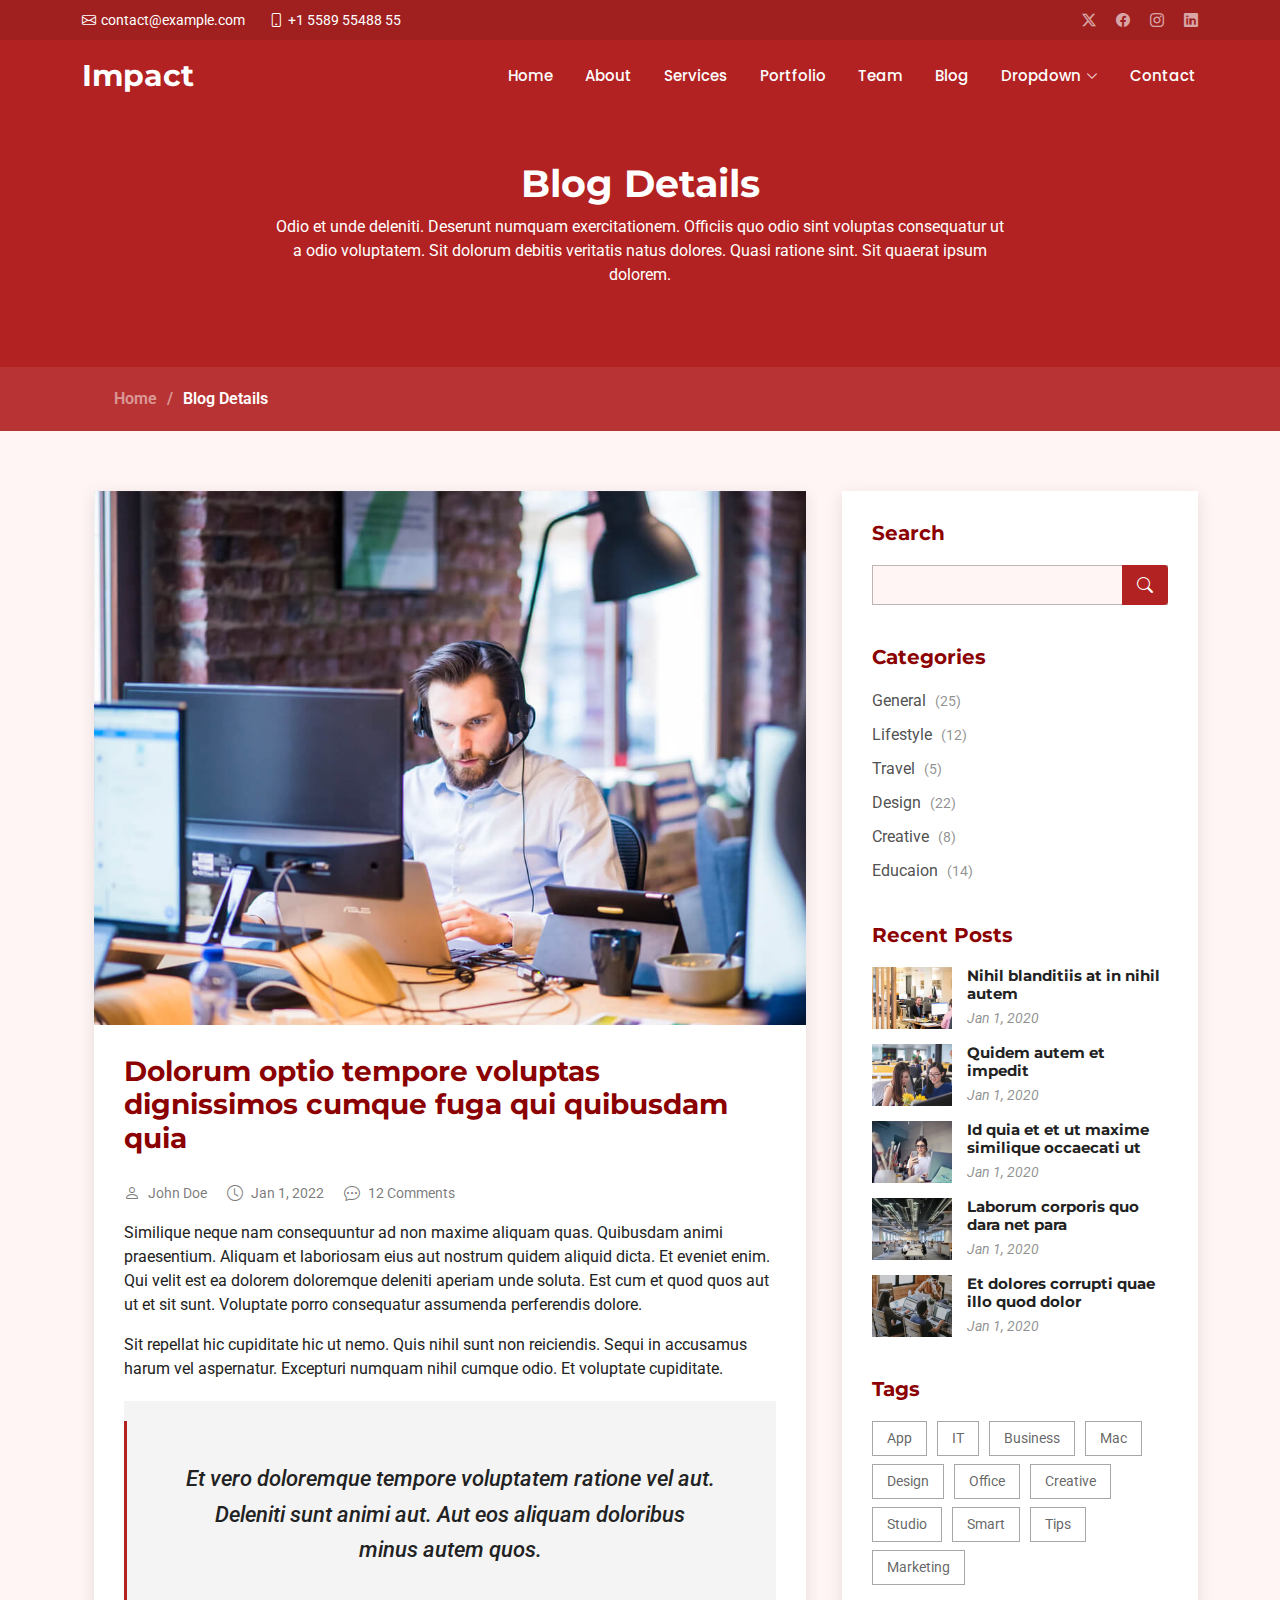
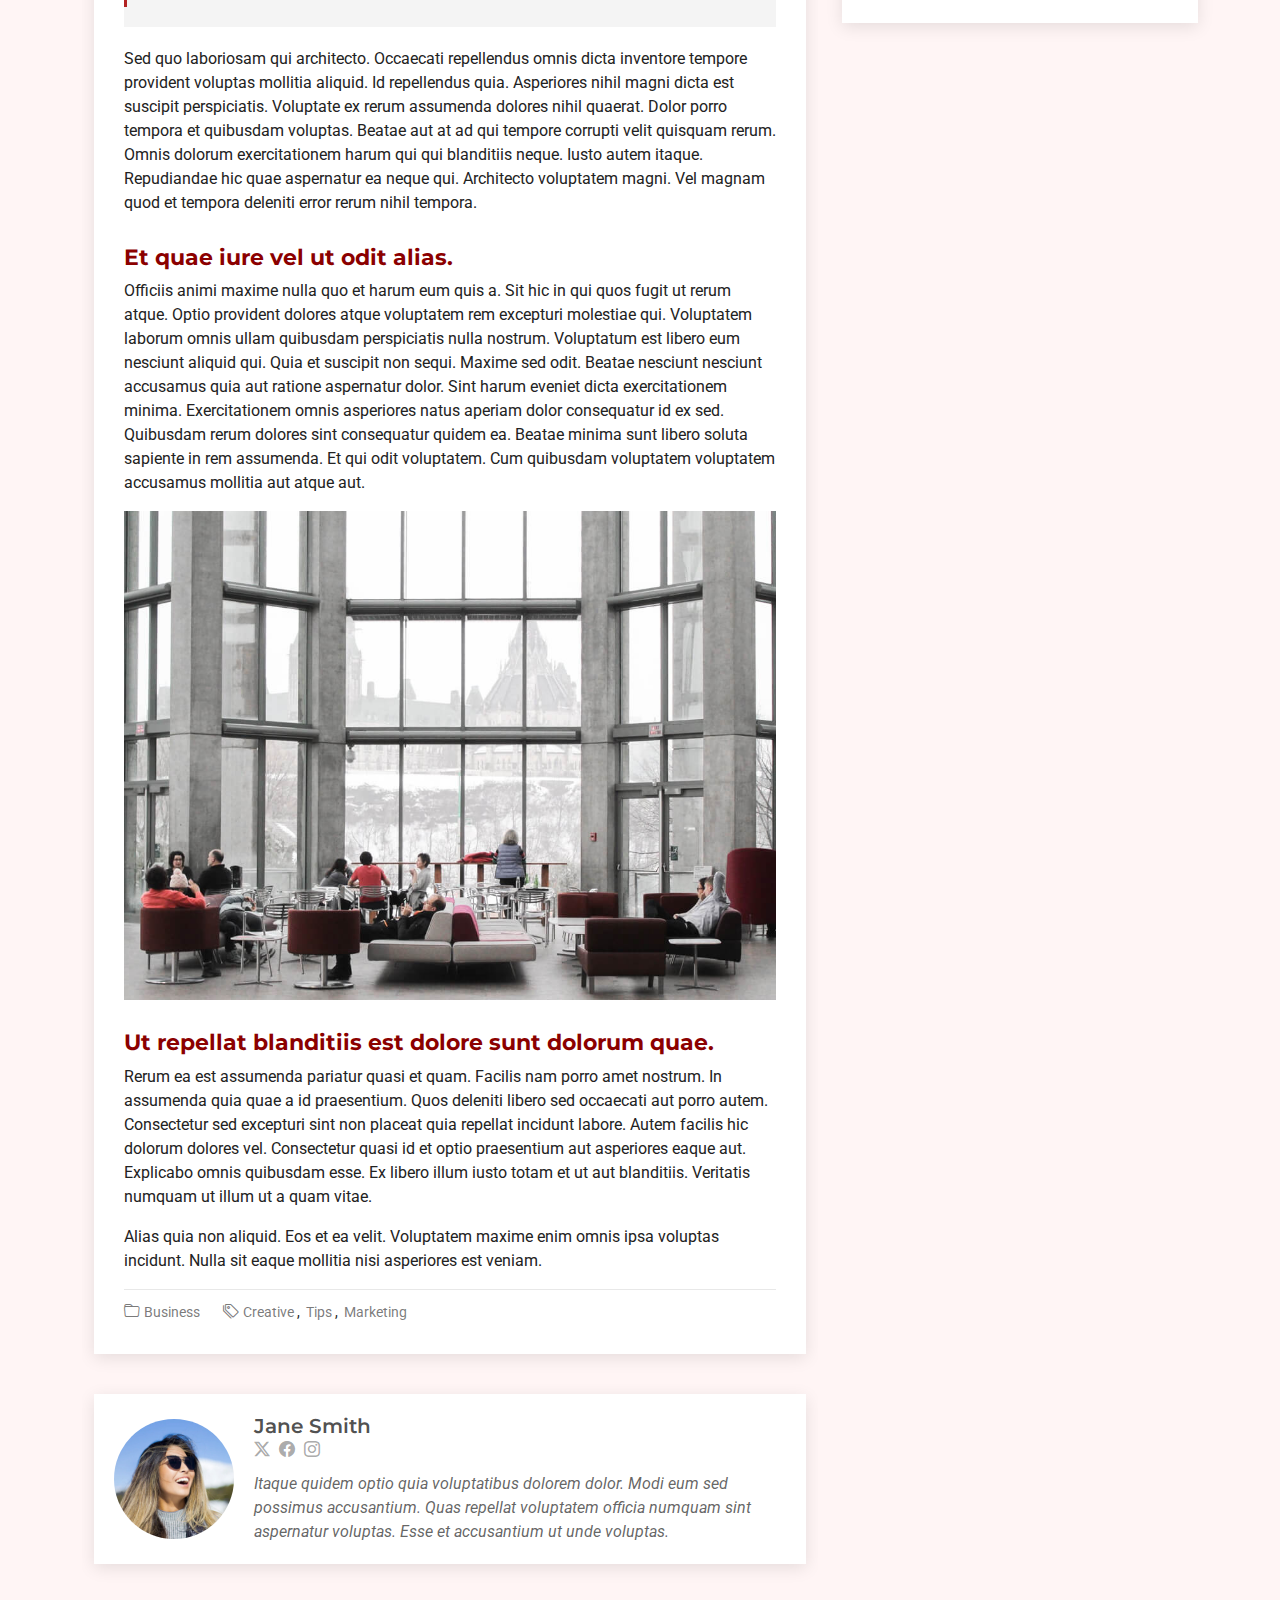
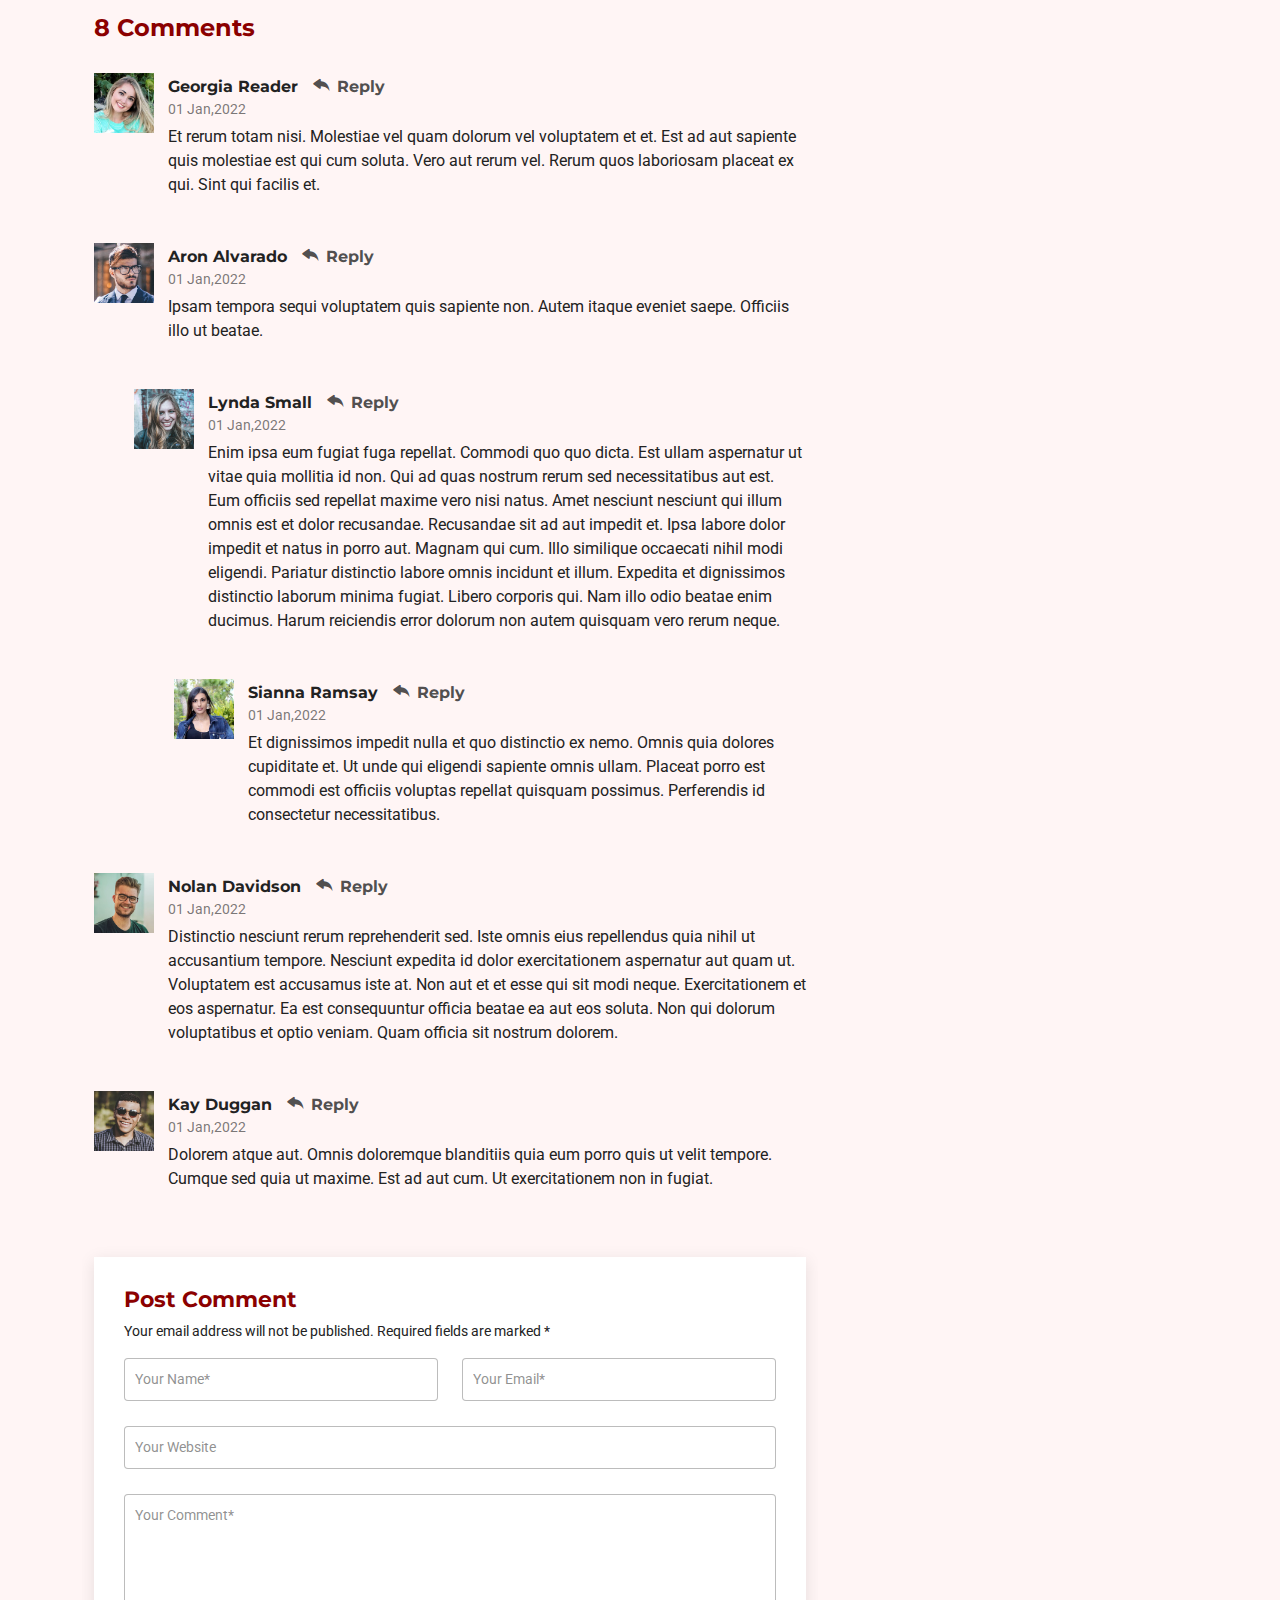
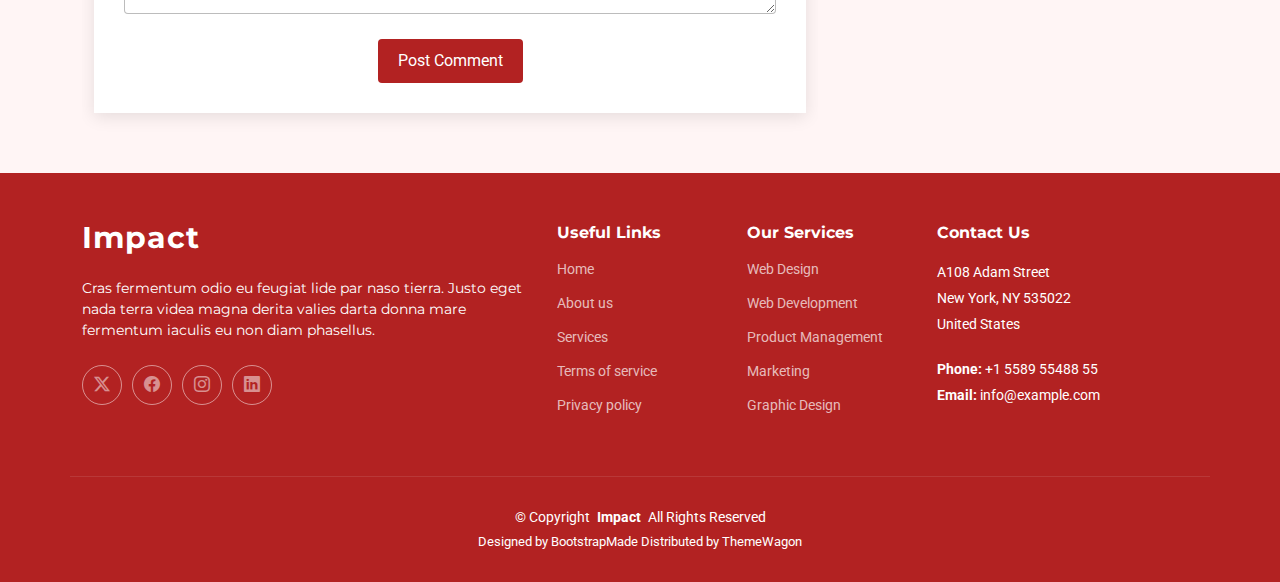
<file: blog-details.html>
<!DOCTYPE html>
<html lang="en">

<head>
  <meta charset="utf-8">
  <meta content="width=device-width, initial-scale=1.0" name="viewport">
  <title>Blog Details - Impact Bootstrap Template</title>
  <meta name="description" content="">
  <meta name="keywords" content="">

  <!-- Favicons -->
  <link href="assets/img/favicon.png" rel="icon">
  <link href="assets/img/apple-touch-icon.png" rel="apple-touch-icon">

  <!-- Fonts -->
  <link href="https://fonts.googleapis.com" rel="preconnect">
  <link href="https://fonts.gstatic.com" rel="preconnect" crossorigin>
  <link href="https://fonts.googleapis.com/css2?family=Roboto:ital,wght@0,100;0,300;0,400;0,500;0,700;0,900;1,100;1,300;1,400;1,500;1,700;1,900&family=Montserrat:ital,wght@0,100;0,200;0,300;0,400;0,500;0,600;0,700;0,800;0,900;1,100;1,200;1,300;1,400;1,500;1,600;1,700;1,800;1,900&family=Poppins:ital,wght@0,100;0,200;0,300;0,400;0,500;0,600;0,700;0,800;0,900;1,100;1,200;1,300;1,400;1,500;1,600;1,700;1,800;1,900&display=swap" rel="stylesheet">

  <!-- Vendor CSS Files -->
  <link href="assets/vendor/bootstrap/css/bootstrap.min.css" rel="stylesheet">
  <link href="assets/vendor/bootstrap-icons/bootstrap-icons.css" rel="stylesheet">
  <link href="assets/vendor/aos/aos.css" rel="stylesheet">
  <link href="assets/vendor/glightbox/css/glightbox.min.css" rel="stylesheet">
  <link href="assets/vendor/swiper/swiper-bundle.min.css" rel="stylesheet">

  <!-- Main CSS File -->
  <link href="assets/css/main.css" rel="stylesheet">

  <!-- =======================================================
  * Template Name: Impact
  * Template URL: https://bootstrapmade.com/impact-bootstrap-business-website-template/
  * Updated: Aug 07 2024 with Bootstrap v5.3.3
  * Author: BootstrapMade.com
  * License: https://bootstrapmade.com/license/
  ======================================================== -->
</head>

<body class="blog-details-page">

  <header id="header" class="header fixed-top">

    <div class="topbar d-flex align-items-center">
      <div class="container d-flex justify-content-center justify-content-md-between">
        <div class="contact-info d-flex align-items-center">
          <i class="bi bi-envelope d-flex align-items-center"><a href="mailto:contact@example.com">contact@example.com</a></i>
          <i class="bi bi-phone d-flex align-items-center ms-4"><span>+1 5589 55488 55</span></i>
        </div>
        <div class="social-links d-none d-md-flex align-items-center">
          <a href="#" class="twitter"><i class="bi bi-twitter-x"></i></a>
          <a href="#" class="facebook"><i class="bi bi-facebook"></i></a>
          <a href="#" class="instagram"><i class="bi bi-instagram"></i></a>
          <a href="#" class="linkedin"><i class="bi bi-linkedin"></i></a>
        </div>
      </div>
    </div><!-- End Top Bar -->

    <div class="branding d-flex align-items-cente">

      <div class="container position-relative d-flex align-items-center justify-content-between">
        <a href="index.html" class="logo d-flex align-items-center">
          <!-- Uncomment the line below if you also wish to use an image logo -->
          <!-- <img src="assets/img/logo.png" alt=""> -->
          <h1 class="sitename">Impact</h1>
          <span>.</span>
        </a>

        <nav id="navmenu" class="navmenu">
          <ul>
            <li><a href="#hero">Home<br></a></li>
            <li><a href="#about">About</a></li>
            <li><a href="#services">Services</a></li>
            <li><a href="#portfolio">Portfolio</a></li>
            <li><a href="#team">Team</a></li>
            <li><a href="blog.html">Blog</a></li>
            <li class="dropdown"><a href="#"><span>Dropdown</span> <i class="bi bi-chevron-down toggle-dropdown"></i></a>
              <ul>
                <li><a href="#">Dropdown 1</a></li>
                <li class="dropdown"><a href="#"><span>Deep Dropdown</span> <i class="bi bi-chevron-down toggle-dropdown"></i></a>
                  <ul>
                    <li><a href="#">Deep Dropdown 1</a></li>
                    <li><a href="#">Deep Dropdown 2</a></li>
                    <li><a href="#">Deep Dropdown 3</a></li>
                    <li><a href="#">Deep Dropdown 4</a></li>
                    <li><a href="#">Deep Dropdown 5</a></li>
                  </ul>
                </li>
                <li><a href="#">Dropdown 2</a></li>
                <li><a href="#">Dropdown 3</a></li>
                <li><a href="#">Dropdown 4</a></li>
              </ul>
            </li>
            <li><a href="#contact">Contact</a></li>
          </ul>
          <i class="mobile-nav-toggle d-xl-none bi bi-list"></i>
        </nav>

      </div>

    </div>

  </header>

  <main class="main">

    <!-- Page Title -->
    <div class="page-title">
      <div class="heading">
        <div class="container">
          <div class="row d-flex justify-content-center text-center">
            <div class="col-lg-8">
              <h1>Blog Details</h1>
              <p class="mb-0">Odio et unde deleniti. Deserunt numquam exercitationem. Officiis quo odio sint voluptas consequatur ut a odio voluptatem. Sit dolorum debitis veritatis natus dolores. Quasi ratione sint. Sit quaerat ipsum dolorem.</p>
            </div>
          </div>
        </div>
      </div>
      <nav class="breadcrumbs">
        <div class="container">
          <ol>
            <li><a href="index.html">Home</a></li>
            <li class="current">Blog Details</li>
          </ol>
        </div>
      </nav>
    </div><!-- End Page Title -->

    <div class="container">
      <div class="row">

        <div class="col-lg-8">

          <!-- Blog Details Section -->
          <section id="blog-details" class="blog-details section">
            <div class="container">

              <article class="article">

                <div class="post-img">
                  <img src="assets/img/blog/blog-1.jpg" alt="" class="img-fluid">
                </div>

                <h2 class="title">Dolorum optio tempore voluptas dignissimos cumque fuga qui quibusdam quia</h2>

                <div class="meta-top">
                  <ul>
                    <li class="d-flex align-items-center"><i class="bi bi-person"></i> <a href="blog-details.html">John Doe</a></li>
                    <li class="d-flex align-items-center"><i class="bi bi-clock"></i> <a href="blog-details.html"><time datetime="2020-01-01">Jan 1, 2022</time></a></li>
                    <li class="d-flex align-items-center"><i class="bi bi-chat-dots"></i> <a href="blog-details.html">12 Comments</a></li>
                  </ul>
                </div><!-- End meta top -->

                <div class="content">
                  <p>
                    Similique neque nam consequuntur ad non maxime aliquam quas. Quibusdam animi praesentium. Aliquam et laboriosam eius aut nostrum quidem aliquid dicta.
                    Et eveniet enim. Qui velit est ea dolorem doloremque deleniti aperiam unde soluta. Est cum et quod quos aut ut et sit sunt. Voluptate porro consequatur assumenda perferendis dolore.
                  </p>

                  <p>
                    Sit repellat hic cupiditate hic ut nemo. Quis nihil sunt non reiciendis. Sequi in accusamus harum vel aspernatur. Excepturi numquam nihil cumque odio. Et voluptate cupiditate.
                  </p>

                  <blockquote>
                    <p>
                      Et vero doloremque tempore voluptatem ratione vel aut. Deleniti sunt animi aut. Aut eos aliquam doloribus minus autem quos.
                    </p>
                  </blockquote>

                  <p>
                    Sed quo laboriosam qui architecto. Occaecati repellendus omnis dicta inventore tempore provident voluptas mollitia aliquid. Id repellendus quia. Asperiores nihil magni dicta est suscipit perspiciatis. Voluptate ex rerum assumenda dolores nihil quaerat.
                    Dolor porro tempora et quibusdam voluptas. Beatae aut at ad qui tempore corrupti velit quisquam rerum. Omnis dolorum exercitationem harum qui qui blanditiis neque.
                    Iusto autem itaque. Repudiandae hic quae aspernatur ea neque qui. Architecto voluptatem magni. Vel magnam quod et tempora deleniti error rerum nihil tempora.
                  </p>

                  <h3>Et quae iure vel ut odit alias.</h3>
                  <p>
                    Officiis animi maxime nulla quo et harum eum quis a. Sit hic in qui quos fugit ut rerum atque. Optio provident dolores atque voluptatem rem excepturi molestiae qui. Voluptatem laborum omnis ullam quibusdam perspiciatis nulla nostrum. Voluptatum est libero eum nesciunt aliquid qui.
                    Quia et suscipit non sequi. Maxime sed odit. Beatae nesciunt nesciunt accusamus quia aut ratione aspernatur dolor. Sint harum eveniet dicta exercitationem minima. Exercitationem omnis asperiores natus aperiam dolor consequatur id ex sed. Quibusdam rerum dolores sint consequatur quidem ea.
                    Beatae minima sunt libero soluta sapiente in rem assumenda. Et qui odit voluptatem. Cum quibusdam voluptatem voluptatem accusamus mollitia aut atque aut.
                  </p>
                  <img src="assets/img/blog/blog-inside-post.jpg" class="img-fluid" alt="">

                  <h3>Ut repellat blanditiis est dolore sunt dolorum quae.</h3>
                  <p>
                    Rerum ea est assumenda pariatur quasi et quam. Facilis nam porro amet nostrum. In assumenda quia quae a id praesentium. Quos deleniti libero sed occaecati aut porro autem. Consectetur sed excepturi sint non placeat quia repellat incidunt labore. Autem facilis hic dolorum dolores vel.
                    Consectetur quasi id et optio praesentium aut asperiores eaque aut. Explicabo omnis quibusdam esse. Ex libero illum iusto totam et ut aut blanditiis. Veritatis numquam ut illum ut a quam vitae.
                  </p>
                  <p>
                    Alias quia non aliquid. Eos et ea velit. Voluptatem maxime enim omnis ipsa voluptas incidunt. Nulla sit eaque mollitia nisi asperiores est veniam.
                  </p>

                </div><!-- End post content -->

                <div class="meta-bottom">
                  <i class="bi bi-folder"></i>
                  <ul class="cats">
                    <li><a href="#">Business</a></li>
                  </ul>

                  <i class="bi bi-tags"></i>
                  <ul class="tags">
                    <li><a href="#">Creative</a></li>
                    <li><a href="#">Tips</a></li>
                    <li><a href="#">Marketing</a></li>
                  </ul>
                </div><!-- End meta bottom -->

              </article>

            </div>
          </section><!-- /Blog Details Section -->

          <!-- Blog Author Section -->
          <section id="blog-author" class="blog-author section">

            <div class="container">
              <div class="author-container d-flex align-items-center">
                <img src="assets/img/blog/blog-author.jpg" class="rounded-circle flex-shrink-0" alt="">
                <div>
                  <h4>Jane Smith</h4>
                  <div class="social-links">
                    <a href="https://x.com/#"><i class="bi bi-twitter-x"></i></a>
                    <a href="https://facebook.com/#"><i class="bi bi-facebook"></i></a>
                    <a href="https://instagram.com/#"><i class="biu bi-instagram"></i></a>
                  </div>
                  <p>
                    Itaque quidem optio quia voluptatibus dolorem dolor. Modi eum sed possimus accusantium. Quas repellat voluptatem officia numquam sint aspernatur voluptas. Esse et accusantium ut unde voluptas.
                  </p>
                </div>
              </div>
            </div>

          </section><!-- /Blog Author Section -->

          <!-- Blog Comments Section -->
          <section id="blog-comments" class="blog-comments section">

            <div class="container">

              <h4 class="comments-count">8 Comments</h4>

              <div id="comment-1" class="comment">
                <div class="d-flex">
                  <div class="comment-img"><img src="assets/img/blog/comments-1.jpg" alt=""></div>
                  <div>
                    <h5><a href="">Georgia Reader</a> <a href="#" class="reply"><i class="bi bi-reply-fill"></i> Reply</a></h5>
                    <time datetime="2020-01-01">01 Jan,2022</time>
                    <p>
                      Et rerum totam nisi. Molestiae vel quam dolorum vel voluptatem et et. Est ad aut sapiente quis molestiae est qui cum soluta.
                      Vero aut rerum vel. Rerum quos laboriosam placeat ex qui. Sint qui facilis et.
                    </p>
                  </div>
                </div>
              </div><!-- End comment #1 -->

              <div id="comment-2" class="comment">
                <div class="d-flex">
                  <div class="comment-img"><img src="assets/img/blog/comments-2.jpg" alt=""></div>
                  <div>
                    <h5><a href="">Aron Alvarado</a> <a href="#" class="reply"><i class="bi bi-reply-fill"></i> Reply</a></h5>
                    <time datetime="2020-01-01">01 Jan,2022</time>
                    <p>
                      Ipsam tempora sequi voluptatem quis sapiente non. Autem itaque eveniet saepe. Officiis illo ut beatae.
                    </p>
                  </div>
                </div>

                <div id="comment-reply-1" class="comment comment-reply">
                  <div class="d-flex">
                    <div class="comment-img"><img src="assets/img/blog/comments-3.jpg" alt=""></div>
                    <div>
                      <h5><a href="">Lynda Small</a> <a href="#" class="reply"><i class="bi bi-reply-fill"></i> Reply</a></h5>
                      <time datetime="2020-01-01">01 Jan,2022</time>
                      <p>
                        Enim ipsa eum fugiat fuga repellat. Commodi quo quo dicta. Est ullam aspernatur ut vitae quia mollitia id non. Qui ad quas nostrum rerum sed necessitatibus aut est. Eum officiis sed repellat maxime vero nisi natus. Amet nesciunt nesciunt qui illum omnis est et dolor recusandae.

                        Recusandae sit ad aut impedit et. Ipsa labore dolor impedit et natus in porro aut. Magnam qui cum. Illo similique occaecati nihil modi eligendi. Pariatur distinctio labore omnis incidunt et illum. Expedita et dignissimos distinctio laborum minima fugiat.

                        Libero corporis qui. Nam illo odio beatae enim ducimus. Harum reiciendis error dolorum non autem quisquam vero rerum neque.
                      </p>
                    </div>
                  </div>

                  <div id="comment-reply-2" class="comment comment-reply">
                    <div class="d-flex">
                      <div class="comment-img"><img src="assets/img/blog/comments-4.jpg" alt=""></div>
                      <div>
                        <h5><a href="">Sianna Ramsay</a> <a href="#" class="reply"><i class="bi bi-reply-fill"></i> Reply</a></h5>
                        <time datetime="2020-01-01">01 Jan,2022</time>
                        <p>
                          Et dignissimos impedit nulla et quo distinctio ex nemo. Omnis quia dolores cupiditate et. Ut unde qui eligendi sapiente omnis ullam. Placeat porro est commodi est officiis voluptas repellat quisquam possimus. Perferendis id consectetur necessitatibus.
                        </p>
                      </div>
                    </div>

                  </div><!-- End comment reply #2-->

                </div><!-- End comment reply #1-->

              </div><!-- End comment #2-->

              <div id="comment-3" class="comment">
                <div class="d-flex">
                  <div class="comment-img"><img src="assets/img/blog/comments-5.jpg" alt=""></div>
                  <div>
                    <h5><a href="">Nolan Davidson</a> <a href="#" class="reply"><i class="bi bi-reply-fill"></i> Reply</a></h5>
                    <time datetime="2020-01-01">01 Jan,2022</time>
                    <p>
                      Distinctio nesciunt rerum reprehenderit sed. Iste omnis eius repellendus quia nihil ut accusantium tempore. Nesciunt expedita id dolor exercitationem aspernatur aut quam ut. Voluptatem est accusamus iste at.
                      Non aut et et esse qui sit modi neque. Exercitationem et eos aspernatur. Ea est consequuntur officia beatae ea aut eos soluta. Non qui dolorum voluptatibus et optio veniam. Quam officia sit nostrum dolorem.
                    </p>
                  </div>
                </div>

              </div><!-- End comment #3 -->

              <div id="comment-4" class="comment">
                <div class="d-flex">
                  <div class="comment-img"><img src="assets/img/blog/comments-6.jpg" alt=""></div>
                  <div>
                    <h5><a href="">Kay Duggan</a> <a href="#" class="reply"><i class="bi bi-reply-fill"></i> Reply</a></h5>
                    <time datetime="2020-01-01">01 Jan,2022</time>
                    <p>
                      Dolorem atque aut. Omnis doloremque blanditiis quia eum porro quis ut velit tempore. Cumque sed quia ut maxime. Est ad aut cum. Ut exercitationem non in fugiat.
                    </p>
                  </div>
                </div>

              </div><!-- End comment #4 -->

            </div>

          </section><!-- /Blog Comments Section -->

          <!-- Comment Form Section -->
          <section id="comment-form" class="comment-form section">
            <div class="container">

              <form action="">

                <h4>Post Comment</h4>
                <p>Your email address will not be published. Required fields are marked * </p>
                <div class="row">
                  <div class="col-md-6 form-group">
                    <input name="name" type="text" class="form-control" placeholder="Your Name*">
                  </div>
                  <div class="col-md-6 form-group">
                    <input name="email" type="text" class="form-control" placeholder="Your Email*">
                  </div>
                </div>
                <div class="row">
                  <div class="col form-group">
                    <input name="website" type="text" class="form-control" placeholder="Your Website">
                  </div>
                </div>
                <div class="row">
                  <div class="col form-group">
                    <textarea name="comment" class="form-control" placeholder="Your Comment*"></textarea>
                  </div>
                </div>

                <div class="text-center">
                  <button type="submit" class="btn btn-primary">Post Comment</button>
                </div>

              </form>

            </div>
          </section><!-- /Comment Form Section -->

        </div>

        <div class="col-lg-4 sidebar">

          <div class="widgets-container">

            <!-- Search Widget -->
            <div class="search-widget widget-item">

              <h3 class="widget-title">Search</h3>
              <form action="">
                <input type="text">
                <button type="submit" title="Search"><i class="bi bi-search"></i></button>
              </form>

            </div><!--/Search Widget -->

            <!-- Categories Widget -->
            <div class="categories-widget widget-item">

              <h3 class="widget-title">Categories</h3>
              <ul class="mt-3">
                <li><a href="#">General <span>(25)</span></a></li>
                <li><a href="#">Lifestyle <span>(12)</span></a></li>
                <li><a href="#">Travel <span>(5)</span></a></li>
                <li><a href="#">Design <span>(22)</span></a></li>
                <li><a href="#">Creative <span>(8)</span></a></li>
                <li><a href="#">Educaion <span>(14)</span></a></li>
              </ul>

            </div><!--/Categories Widget -->

            <!-- Recent Posts Widget -->
            <div class="recent-posts-widget widget-item">

              <h3 class="widget-title">Recent Posts</h3>

              <div class="post-item">
                <img src="assets/img/blog/blog-recent-1.jpg" alt="" class="flex-shrink-0">
                <div>
                  <h4><a href="blog-details.html">Nihil blanditiis at in nihil autem</a></h4>
                  <time datetime="2020-01-01">Jan 1, 2020</time>
                </div>
              </div><!-- End recent post item-->

              <div class="post-item">
                <img src="assets/img/blog/blog-recent-2.jpg" alt="" class="flex-shrink-0">
                <div>
                  <h4><a href="blog-details.html">Quidem autem et impedit</a></h4>
                  <time datetime="2020-01-01">Jan 1, 2020</time>
                </div>
              </div><!-- End recent post item-->

              <div class="post-item">
                <img src="assets/img/blog/blog-recent-3.jpg" alt="" class="flex-shrink-0">
                <div>
                  <h4><a href="blog-details.html">Id quia et et ut maxime similique occaecati ut</a></h4>
                  <time datetime="2020-01-01">Jan 1, 2020</time>
                </div>
              </div><!-- End recent post item-->

              <div class="post-item">
                <img src="assets/img/blog/blog-recent-4.jpg" alt="" class="flex-shrink-0">
                <div>
                  <h4><a href="blog-details.html">Laborum corporis quo dara net para</a></h4>
                  <time datetime="2020-01-01">Jan 1, 2020</time>
                </div>
              </div><!-- End recent post item-->

              <div class="post-item">
                <img src="assets/img/blog/blog-recent-5.jpg" alt="" class="flex-shrink-0">
                <div>
                  <h4><a href="blog-details.html">Et dolores corrupti quae illo quod dolor</a></h4>
                  <time datetime="2020-01-01">Jan 1, 2020</time>
                </div>
              </div><!-- End recent post item-->

            </div><!--/Recent Posts Widget -->

            <!-- Tags Widget -->
            <div class="tags-widget widget-item">

              <h3 class="widget-title">Tags</h3>
              <ul>
                <li><a href="#">App</a></li>
                <li><a href="#">IT</a></li>
                <li><a href="#">Business</a></li>
                <li><a href="#">Mac</a></li>
                <li><a href="#">Design</a></li>
                <li><a href="#">Office</a></li>
                <li><a href="#">Creative</a></li>
                <li><a href="#">Studio</a></li>
                <li><a href="#">Smart</a></li>
                <li><a href="#">Tips</a></li>
                <li><a href="#">Marketing</a></li>
              </ul>

            </div><!--/Tags Widget -->

          </div>

        </div>

      </div>
    </div>

  </main>

  <footer id="footer" class="footer accent-background">

    <div class="container footer-top">
      <div class="row gy-4">
        <div class="col-lg-5 col-md-12 footer-about">
          <a href="index.html" class="logo d-flex align-items-center">
            <span class="sitename">Impact</span>
          </a>
          <p>Cras fermentum odio eu feugiat lide par naso tierra. Justo eget nada terra videa magna derita valies darta donna mare fermentum iaculis eu non diam phasellus.</p>
          <div class="social-links d-flex mt-4">
            <a href=""><i class="bi bi-twitter-x"></i></a>
            <a href=""><i class="bi bi-facebook"></i></a>
            <a href=""><i class="bi bi-instagram"></i></a>
            <a href=""><i class="bi bi-linkedin"></i></a>
          </div>
        </div>

        <div class="col-lg-2 col-6 footer-links">
          <h4>Useful Links</h4>
          <ul>
            <li><a href="#">Home</a></li>
            <li><a href="#">About us</a></li>
            <li><a href="#">Services</a></li>
            <li><a href="#">Terms of service</a></li>
            <li><a href="#">Privacy policy</a></li>
          </ul>
        </div>

        <div class="col-lg-2 col-6 footer-links">
          <h4>Our Services</h4>
          <ul>
            <li><a href="#">Web Design</a></li>
            <li><a href="#">Web Development</a></li>
            <li><a href="#">Product Management</a></li>
            <li><a href="#">Marketing</a></li>
            <li><a href="#">Graphic Design</a></li>
          </ul>
        </div>

        <div class="col-lg-3 col-md-12 footer-contact text-center text-md-start">
          <h4>Contact Us</h4>
          <p>A108 Adam Street</p>
          <p>New York, NY 535022</p>
          <p>United States</p>
          <p class="mt-4"><strong>Phone:</strong> <span>+1 5589 55488 55</span></p>
          <p><strong>Email:</strong> <span>info@example.com</span></p>
        </div>

      </div>
    </div>

    <div class="container copyright text-center mt-4">
      <p>© <span>Copyright</span> <strong class="px-1 sitename">Impact</strong> <span>All Rights Reserved</span></p>
      <div class="credits">
        <!-- All the links in the footer should remain intact. -->
        <!-- You can delete the links only if you've purchased the pro version. -->
        <!-- Licensing information: https://bootstrapmade.com/license/ -->
        <!-- Purchase the pro version with working PHP/AJAX contact form: [buy-url] -->
        Designed by <a href="https://bootstrapmade.com/">BootstrapMade</a> Distributed by <a href="https://themewagon.com">ThemeWagon</a>
      </div>
    </div>

  </footer>

  <!-- Scroll Top -->
  <a href="#" id="scroll-top" class="scroll-top d-flex align-items-center justify-content-center"><i class="bi bi-arrow-up-short"></i></a>

  <!-- Preloader -->
  <div id="preloader"></div>

  <!-- Vendor JS Files -->
  <script src="assets/vendor/bootstrap/js/bootstrap.bundle.min.js"></script>
  <script src="assets/vendor/php-email-form/validate.js"></script>
  <script src="assets/vendor/aos/aos.js"></script>
  <script src="assets/vendor/glightbox/js/glightbox.min.js"></script>
  <script src="assets/vendor/swiper/swiper-bundle.min.js"></script>
  <script src="assets/vendor/purecounter/purecounter_vanilla.js"></script>
  <script src="assets/vendor/imagesloaded/imagesloaded.pkgd.min.js"></script>
  <script src="assets/vendor/isotope-layout/isotope.pkgd.min.js"></script>

  <!-- Main JS File -->
  <script src="assets/js/main.js"></script>

</body>

</html>
</file>
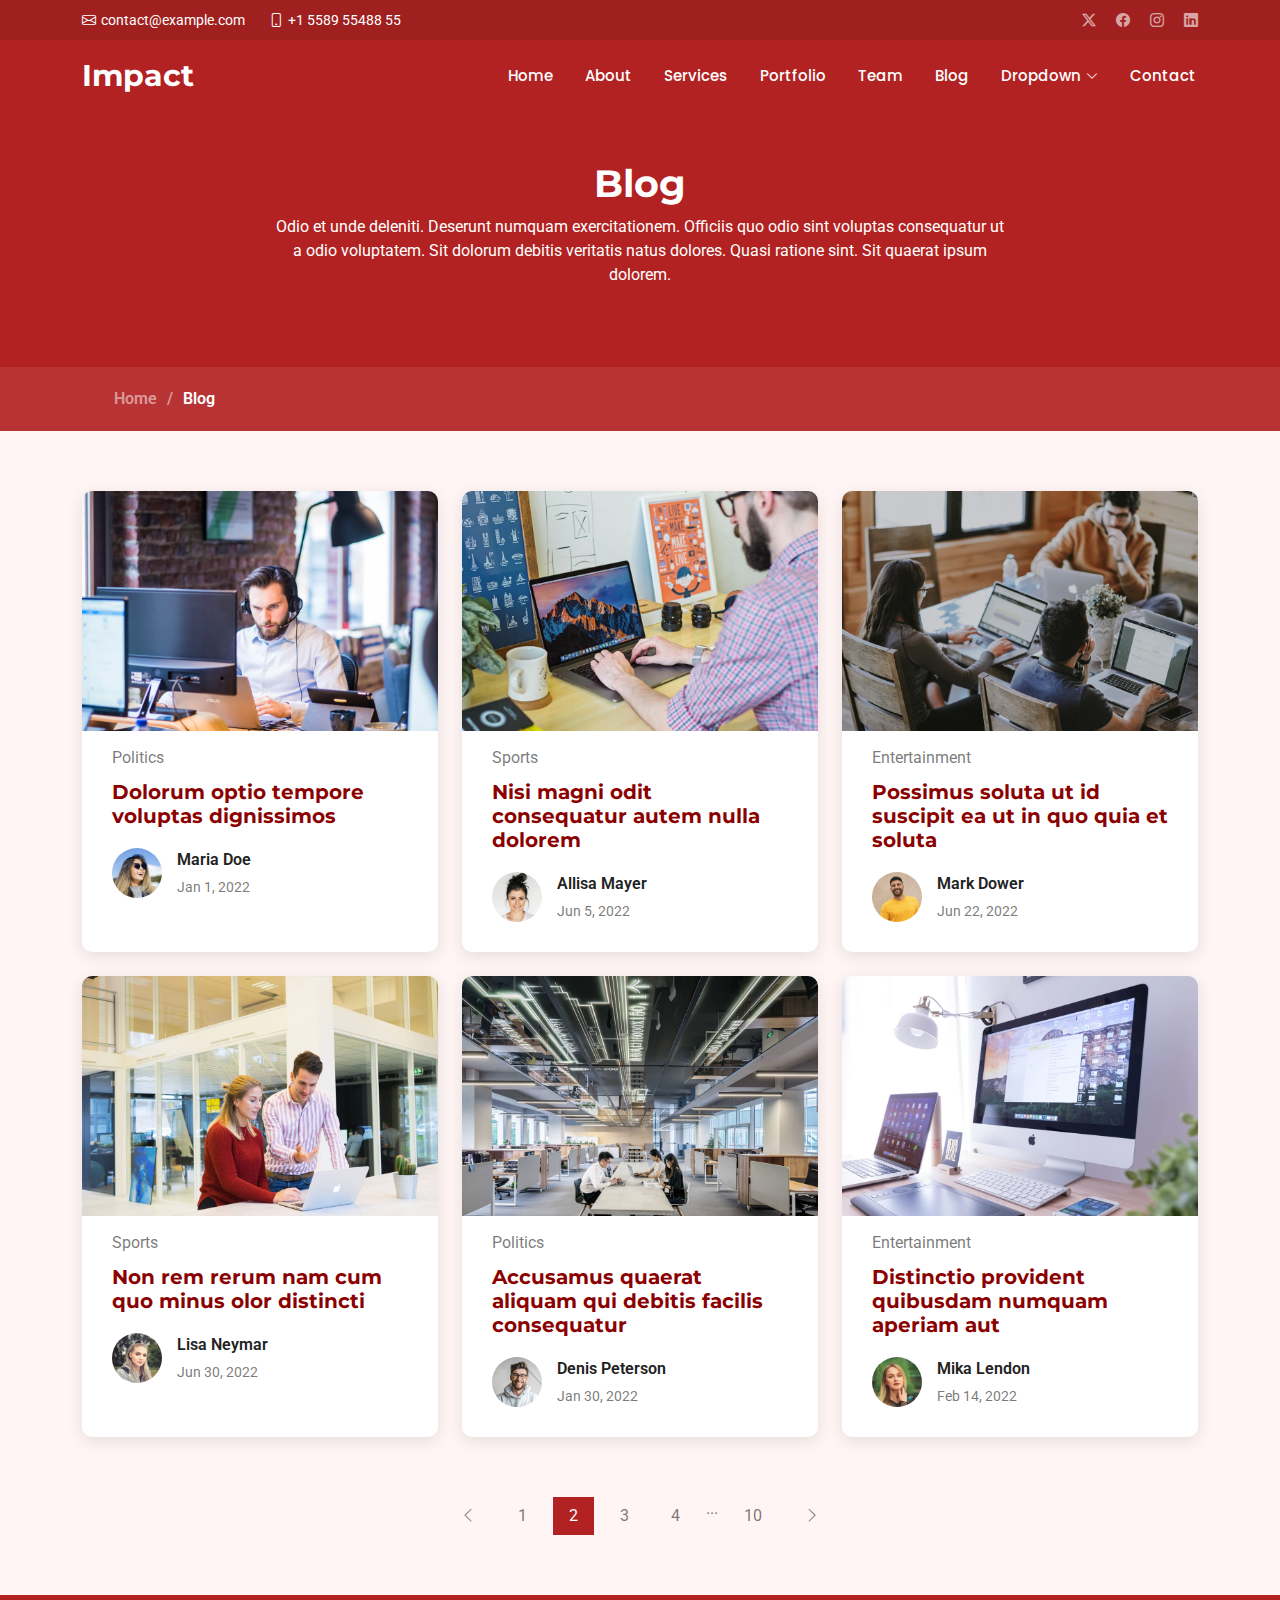
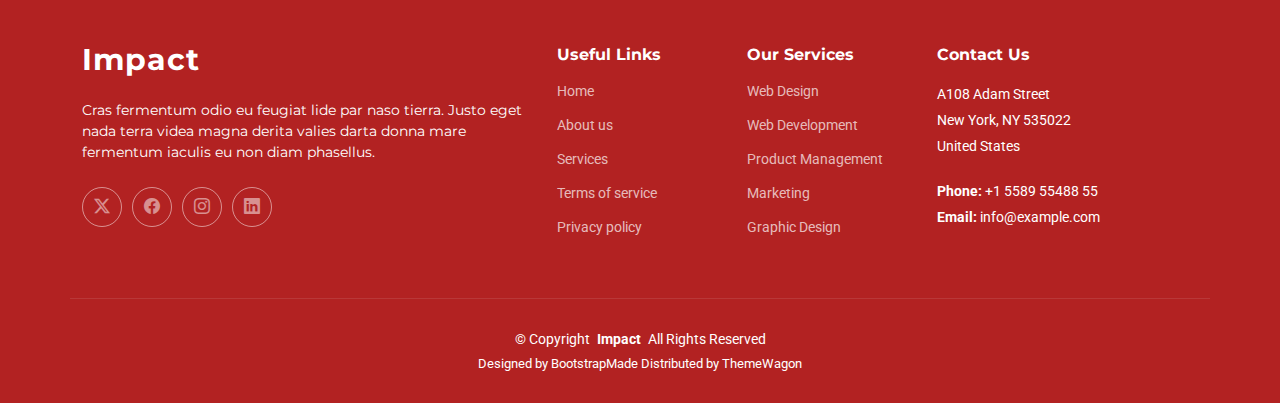
<file: blog.html>
<!DOCTYPE html>
<html lang="en">

<head>
  <meta charset="utf-8">
  <meta content="width=device-width, initial-scale=1.0" name="viewport">
  <title>Blog - Impact Bootstrap Template</title>
  <meta name="description" content="">
  <meta name="keywords" content="">

  <!-- Favicons -->
  <link href="assets/img/favicon.png" rel="icon">
  <link href="assets/img/apple-touch-icon.png" rel="apple-touch-icon">

  <!-- Fonts -->
  <link href="https://fonts.googleapis.com" rel="preconnect">
  <link href="https://fonts.gstatic.com" rel="preconnect" crossorigin>
  <link href="https://fonts.googleapis.com/css2?family=Roboto:ital,wght@0,100;0,300;0,400;0,500;0,700;0,900;1,100;1,300;1,400;1,500;1,700;1,900&family=Montserrat:ital,wght@0,100;0,200;0,300;0,400;0,500;0,600;0,700;0,800;0,900;1,100;1,200;1,300;1,400;1,500;1,600;1,700;1,800;1,900&family=Poppins:ital,wght@0,100;0,200;0,300;0,400;0,500;0,600;0,700;0,800;0,900;1,100;1,200;1,300;1,400;1,500;1,600;1,700;1,800;1,900&display=swap" rel="stylesheet">

  <!-- Vendor CSS Files -->
  <link href="assets/vendor/bootstrap/css/bootstrap.min.css" rel="stylesheet">
  <link href="assets/vendor/bootstrap-icons/bootstrap-icons.css" rel="stylesheet">
  <link href="assets/vendor/aos/aos.css" rel="stylesheet">
  <link href="assets/vendor/glightbox/css/glightbox.min.css" rel="stylesheet">
  <link href="assets/vendor/swiper/swiper-bundle.min.css" rel="stylesheet">

  <!-- Main CSS File -->
  <link href="assets/css/main.css" rel="stylesheet">

  <!-- =======================================================
  * Template Name: Impact
  * Template URL: https://bootstrapmade.com/impact-bootstrap-business-website-template/
  * Updated: Aug 07 2024 with Bootstrap v5.3.3
  * Author: BootstrapMade.com
  * License: https://bootstrapmade.com/license/
  ======================================================== -->
</head>

<body class="blog-page">

  <header id="header" class="header fixed-top">

    <div class="topbar d-flex align-items-center">
      <div class="container d-flex justify-content-center justify-content-md-between">
        <div class="contact-info d-flex align-items-center">
          <i class="bi bi-envelope d-flex align-items-center"><a href="mailto:contact@example.com">contact@example.com</a></i>
          <i class="bi bi-phone d-flex align-items-center ms-4"><span>+1 5589 55488 55</span></i>
        </div>
        <div class="social-links d-none d-md-flex align-items-center">
          <a href="#" class="twitter"><i class="bi bi-twitter-x"></i></a>
          <a href="#" class="facebook"><i class="bi bi-facebook"></i></a>
          <a href="#" class="instagram"><i class="bi bi-instagram"></i></a>
          <a href="#" class="linkedin"><i class="bi bi-linkedin"></i></a>
        </div>
      </div>
    </div><!-- End Top Bar -->

    <div class="branding d-flex align-items-cente">

      <div class="container position-relative d-flex align-items-center justify-content-between">
        <a href="index.html" class="logo d-flex align-items-center">
          <!-- Uncomment the line below if you also wish to use an image logo -->
          <!-- <img src="assets/img/logo.png" alt=""> -->
          <h1 class="sitename">Impact</h1>
          <span>.</span>
        </a>

        <nav id="navmenu" class="navmenu">
          <ul>
            <li><a href="#hero">Home<br></a></li>
            <li><a href="#about">About</a></li>
            <li><a href="#services">Services</a></li>
            <li><a href="#portfolio">Portfolio</a></li>
            <li><a href="#team">Team</a></li>
            <li><a href="blog.html" class="active">Blog</a></li>
            <li class="dropdown"><a href="#"><span>Dropdown</span> <i class="bi bi-chevron-down toggle-dropdown"></i></a>
              <ul>
                <li><a href="#">Dropdown 1</a></li>
                <li class="dropdown"><a href="#"><span>Deep Dropdown</span> <i class="bi bi-chevron-down toggle-dropdown"></i></a>
                  <ul>
                    <li><a href="#">Deep Dropdown 1</a></li>
                    <li><a href="#">Deep Dropdown 2</a></li>
                    <li><a href="#">Deep Dropdown 3</a></li>
                    <li><a href="#">Deep Dropdown 4</a></li>
                    <li><a href="#">Deep Dropdown 5</a></li>
                  </ul>
                </li>
                <li><a href="#">Dropdown 2</a></li>
                <li><a href="#">Dropdown 3</a></li>
                <li><a href="#">Dropdown 4</a></li>
              </ul>
            </li>
            <li><a href="#contact">Contact</a></li>
          </ul>
          <i class="mobile-nav-toggle d-xl-none bi bi-list"></i>
        </nav>

      </div>

    </div>

  </header>

  <main class="main">

    <!-- Page Title -->
    <div class="page-title">
      <div class="heading">
        <div class="container">
          <div class="row d-flex justify-content-center text-center">
            <div class="col-lg-8">
              <h1>Blog</h1>
              <p class="mb-0">Odio et unde deleniti. Deserunt numquam exercitationem. Officiis quo odio sint voluptas consequatur ut a odio voluptatem. Sit dolorum debitis veritatis natus dolores. Quasi ratione sint. Sit quaerat ipsum dolorem.</p>
            </div>
          </div>
        </div>
      </div>
      <nav class="breadcrumbs">
        <div class="container">
          <ol>
            <li><a href="index.html">Home</a></li>
            <li class="current">Blog</li>
          </ol>
        </div>
      </nav>
    </div><!-- End Page Title -->

    <!-- Blog Posts Section -->
    <section id="blog-posts" class="blog-posts section">

      <div class="container">
        <div class="row gy-4">

          <div class="col-lg-4">
            <article>

              <div class="post-img">
                <img src="assets/img/blog/blog-1.jpg" alt="" class="img-fluid">
              </div>

              <p class="post-category">Politics</p>

              <h2 class="title">
                <a href="blog-details.html">Dolorum optio tempore voluptas dignissimos</a>
              </h2>

              <div class="d-flex align-items-center">
                <img src="assets/img/blog/blog-author.jpg" alt="" class="img-fluid post-author-img flex-shrink-0">
                <div class="post-meta">
                  <p class="post-author">Maria Doe</p>
                  <p class="post-date">
                    <time datetime="2022-01-01">Jan 1, 2022</time>
                  </p>
                </div>
              </div>

            </article>
          </div><!-- End post list item -->

          <div class="col-lg-4">
            <article>

              <div class="post-img">
                <img src="assets/img/blog/blog-2.jpg" alt="" class="img-fluid">
              </div>

              <p class="post-category">Sports</p>

              <h2 class="title">
                <a href="blog-details.html">Nisi magni odit consequatur autem nulla dolorem</a>
              </h2>

              <div class="d-flex align-items-center">
                <img src="assets/img/blog/blog-author-2.jpg" alt="" class="img-fluid post-author-img flex-shrink-0">
                <div class="post-meta">
                  <p class="post-author">Allisa Mayer</p>
                  <p class="post-date">
                    <time datetime="2022-01-01">Jun 5, 2022</time>
                  </p>
                </div>
              </div>

            </article>
          </div><!-- End post list item -->

          <div class="col-lg-4">
            <article>

              <div class="post-img">
                <img src="assets/img/blog/blog-3.jpg" alt="" class="img-fluid">
              </div>

              <p class="post-category">Entertainment</p>

              <h2 class="title">
                <a href="blog-details.html">Possimus soluta ut id suscipit ea ut in quo quia et soluta</a>
              </h2>

              <div class="d-flex align-items-center">
                <img src="assets/img/blog/blog-author-3.jpg" alt="" class="img-fluid post-author-img flex-shrink-0">
                <div class="post-meta">
                  <p class="post-author">Mark Dower</p>
                  <p class="post-date">
                    <time datetime="2022-01-01">Jun 22, 2022</time>
                  </p>
                </div>
              </div>

            </article>
          </div><!-- End post list item -->

          <div class="col-lg-4">
            <article>

              <div class="post-img">
                <img src="assets/img/blog/blog-4.jpg" alt="" class="img-fluid">
              </div>

              <p class="post-category">Sports</p>

              <h2 class="title">
                <a href="blog-details.html">Non rem rerum nam cum quo minus olor distincti</a>
              </h2>

              <div class="d-flex align-items-center">
                <img src="assets/img/blog/blog-author-4.jpg" alt="" class="img-fluid post-author-img flex-shrink-0">
                <div class="post-meta">
                  <p class="post-author">Lisa Neymar</p>
                  <p class="post-date">
                    <time datetime="2022-01-01">Jun 30, 2022</time>
                  </p>
                </div>
              </div>

            </article>
          </div><!-- End post list item -->

          <div class="col-lg-4">
            <article>

              <div class="post-img">
                <img src="assets/img/blog/blog-5.jpg" alt="" class="img-fluid">
              </div>

              <p class="post-category">Politics</p>

              <h2 class="title">
                <a href="blog-details.html">Accusamus quaerat aliquam qui debitis facilis consequatur</a>
              </h2>

              <div class="d-flex align-items-center">
                <img src="assets/img/blog/blog-author-5.jpg" alt="" class="img-fluid post-author-img flex-shrink-0">
                <div class="post-meta">
                  <p class="post-author">Denis Peterson</p>
                  <p class="post-date">
                    <time datetime="2022-01-01">Jan 30, 2022</time>
                  </p>
                </div>
              </div>

            </article>
          </div><!-- End post list item -->

          <div class="col-lg-4">
            <article>

              <div class="post-img">
                <img src="assets/img/blog/blog-6.jpg" alt="" class="img-fluid">
              </div>

              <p class="post-category">Entertainment</p>

              <h2 class="title">
                <a href="blog-details.html">Distinctio provident quibusdam numquam aperiam aut</a>
              </h2>

              <div class="d-flex align-items-center">
                <img src="assets/img/blog/blog-author-6.jpg" alt="" class="img-fluid post-author-img flex-shrink-0">
                <div class="post-meta">
                  <p class="post-author">Mika Lendon</p>
                  <p class="post-date">
                    <time datetime="2022-01-01">Feb 14, 2022</time>
                  </p>
                </div>
              </div>

            </article>
          </div><!-- End post list item -->

        </div>
      </div>

    </section><!-- /Blog Posts Section -->

    <!-- Blog Pagination Section -->
    <section id="blog-pagination" class="blog-pagination section">

      <div class="container">
        <div class="d-flex justify-content-center">
          <ul>
            <li><a href="#"><i class="bi bi-chevron-left"></i></a></li>
            <li><a href="#">1</a></li>
            <li><a href="#" class="active">2</a></li>
            <li><a href="#">3</a></li>
            <li><a href="#">4</a></li>
            <li>...</li>
            <li><a href="#">10</a></li>
            <li><a href="#"><i class="bi bi-chevron-right"></i></a></li>
          </ul>
        </div>
      </div>

    </section><!-- /Blog Pagination Section -->

  </main>

  <footer id="footer" class="footer accent-background">

    <div class="container footer-top">
      <div class="row gy-4">
        <div class="col-lg-5 col-md-12 footer-about">
          <a href="index.html" class="logo d-flex align-items-center">
            <span class="sitename">Impact</span>
          </a>
          <p>Cras fermentum odio eu feugiat lide par naso tierra. Justo eget nada terra videa magna derita valies darta donna mare fermentum iaculis eu non diam phasellus.</p>
          <div class="social-links d-flex mt-4">
            <a href=""><i class="bi bi-twitter-x"></i></a>
            <a href=""><i class="bi bi-facebook"></i></a>
            <a href=""><i class="bi bi-instagram"></i></a>
            <a href=""><i class="bi bi-linkedin"></i></a>
          </div>
        </div>

        <div class="col-lg-2 col-6 footer-links">
          <h4>Useful Links</h4>
          <ul>
            <li><a href="#">Home</a></li>
            <li><a href="#">About us</a></li>
            <li><a href="#">Services</a></li>
            <li><a href="#">Terms of service</a></li>
            <li><a href="#">Privacy policy</a></li>
          </ul>
        </div>

        <div class="col-lg-2 col-6 footer-links">
          <h4>Our Services</h4>
          <ul>
            <li><a href="#">Web Design</a></li>
            <li><a href="#">Web Development</a></li>
            <li><a href="#">Product Management</a></li>
            <li><a href="#">Marketing</a></li>
            <li><a href="#">Graphic Design</a></li>
          </ul>
        </div>

        <div class="col-lg-3 col-md-12 footer-contact text-center text-md-start">
          <h4>Contact Us</h4>
          <p>A108 Adam Street</p>
          <p>New York, NY 535022</p>
          <p>United States</p>
          <p class="mt-4"><strong>Phone:</strong> <span>+1 5589 55488 55</span></p>
          <p><strong>Email:</strong> <span>info@example.com</span></p>
        </div>

      </div>
    </div>

    <div class="container copyright text-center mt-4">
      <p>© <span>Copyright</span> <strong class="px-1 sitename">Impact</strong> <span>All Rights Reserved</span></p>
      <div class="credits">
        <!-- All the links in the footer should remain intact. -->
        <!-- You can delete the links only if you've purchased the pro version. -->
        <!-- Licensing information: https://bootstrapmade.com/license/ -->
        <!-- Purchase the pro version with working PHP/AJAX contact form: [buy-url] -->
        Designed by <a href="https://bootstrapmade.com/">BootstrapMade</a> Distributed by <a href="https://themewagon.com">ThemeWagon</a>
      </div>
    </div>

  </footer>

  <!-- Scroll Top -->
  <a href="#" id="scroll-top" class="scroll-top d-flex align-items-center justify-content-center"><i class="bi bi-arrow-up-short"></i></a>

  <!-- Preloader -->
  <div id="preloader"></div>

  <!-- Vendor JS Files -->
  <script src="assets/vendor/bootstrap/js/bootstrap.bundle.min.js"></script>
  <script src="assets/vendor/php-email-form/validate.js"></script>
  <script src="assets/vendor/aos/aos.js"></script>
  <script src="assets/vendor/glightbox/js/glightbox.min.js"></script>
  <script src="assets/vendor/swiper/swiper-bundle.min.js"></script>
  <script src="assets/vendor/purecounter/purecounter_vanilla.js"></script>
  <script src="assets/vendor/imagesloaded/imagesloaded.pkgd.min.js"></script>
  <script src="assets/vendor/isotope-layout/isotope.pkgd.min.js"></script>

  <!-- Main JS File -->
  <script src="assets/js/main.js"></script>

</body>

</html>
</file>
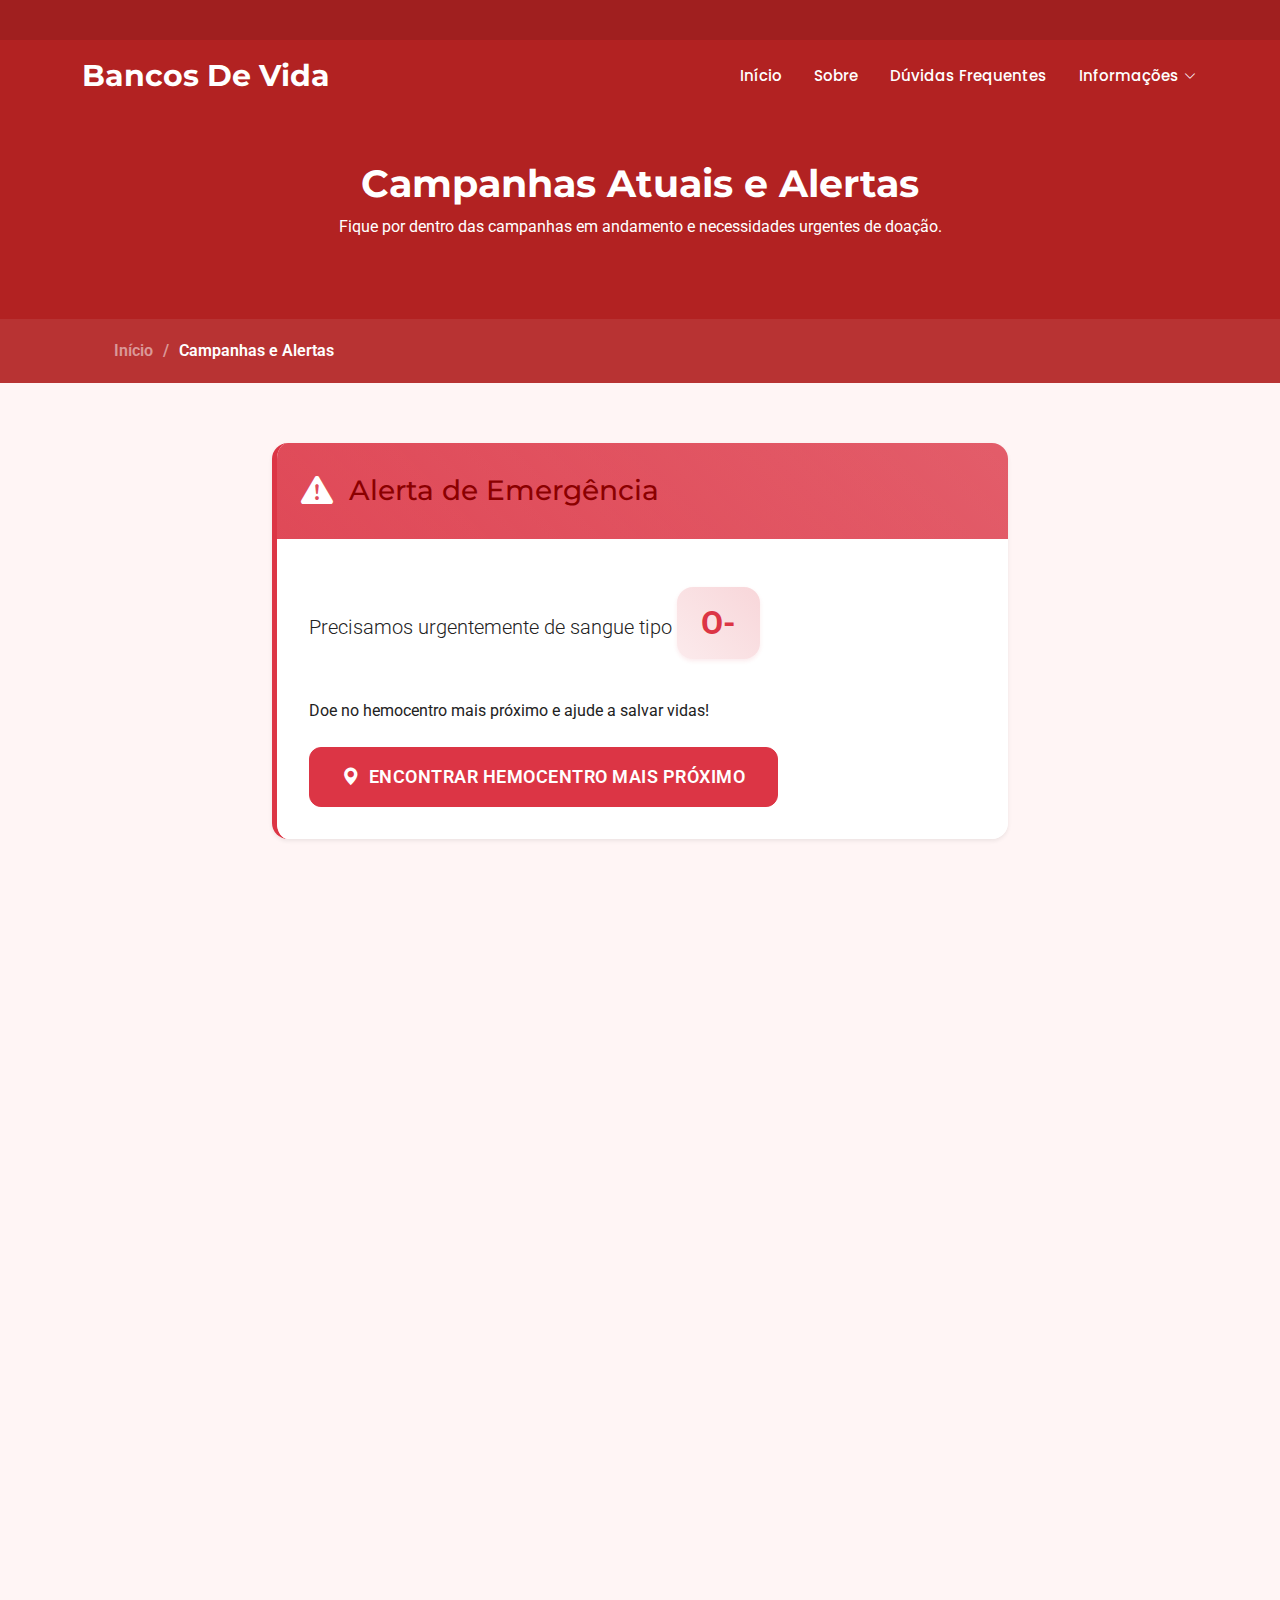
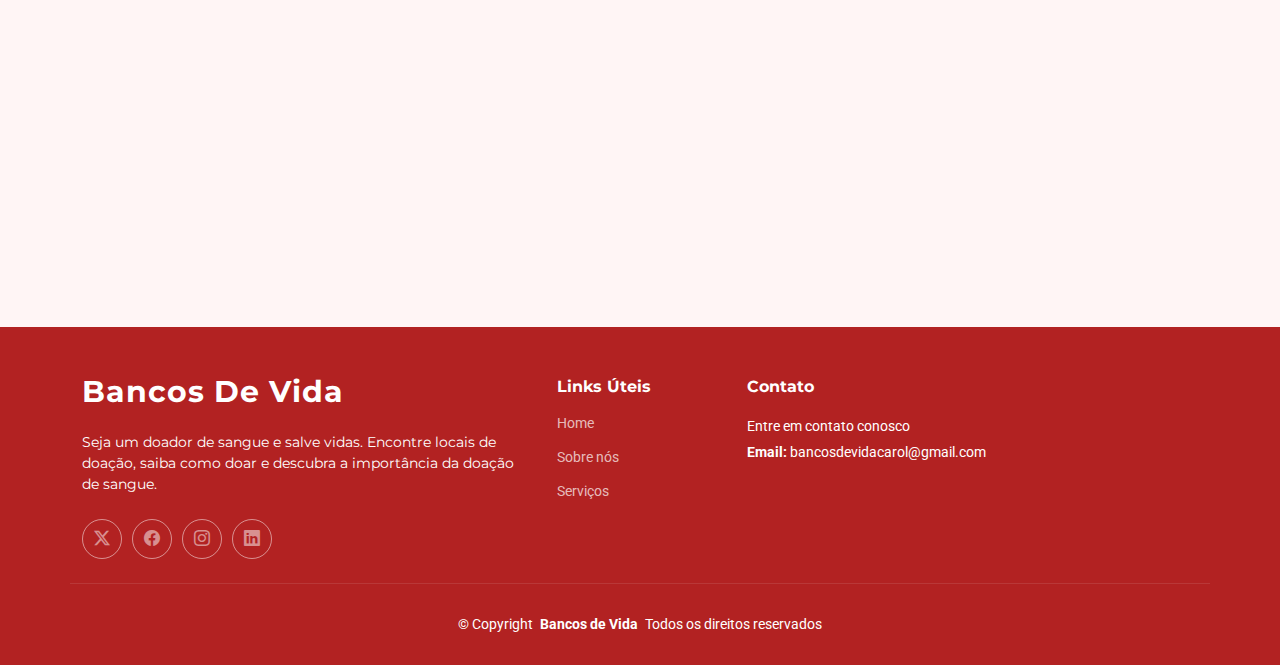
<file: campanhas-alertas.html>
<!DOCTYPE html>
<html lang="pt-BR">

<head>
  <meta charset="utf-8">
  <meta content="width=device-width, initial-scale=1.0" name="viewport">
  <title>Campanhas Atuais e Alertas - Bancos de Vida</title>
  <meta name="description" content="Confira as campanhas atuais e alertas de doação de sangue">
  <meta name="keywords" content="doação de sangue, campanhas, alertas, junho vermelho, emergência">

  <!-- Favicons -->
  <link href="assets/img/favicon.png" rel="icon">
  <link href="assets/img/apple-touch-icon.png" rel="apple-touch-icon">

  <!-- Fonts -->
  <link href="https://fonts.googleapis.com" rel="preconnect">
  <link href="https://fonts.gstatic.com" rel="preconnect" crossorigin>
  <link href="https://fonts.googleapis.com/css2?family=Roboto:ital,wght@0,100;0,300;0,400;0,500;0,700;0,900;1,100;1,300;1,400;1,500;1,700;1,900&family=Montserrat:ital,wght@0,100;0,200;0,300;0,400;0,500;0,600;0,700;0,800;0,900;1,100;1,200;1,300;1,400;1,500;1,600;1,700;1,800;1,900&family=Poppins:ital,wght@0,100;0,200;0,300;0,400;0,500;0,600;0,700;0,800;0,900;1,100;1,200;1,300;1,400;1,500;1,600;1,700;1,800;1,900&display=swap" rel="stylesheet">

  <!-- Vendor CSS Files -->
  <link href="assets/vendor/bootstrap/css/bootstrap.min.css" rel="stylesheet">
  <link href="assets/vendor/bootstrap-icons/bootstrap-icons.css" rel="stylesheet">
  <link href="assets/vendor/aos/aos.css" rel="stylesheet">
  <link href="assets/vendor/glightbox/css/glightbox.min.css" rel="stylesheet">
  <link href="assets/vendor/swiper/swiper-bundle.min.css" rel="stylesheet">

  <!-- Main CSS File -->
  <link href="assets/css/main.css" rel="stylesheet">

  <style>
    .alert-card {
      border: none;
      border-radius: 1rem;
      transition: all 0.3s ease;
      margin-bottom: 2rem;
      overflow: hidden;
      box-shadow: 0 0.125rem 0.25rem rgba(0, 0, 0, 0.075);
    }
    
    .alert-card:hover {
      transform: translateY(-5px);
      box-shadow: 0 0.5rem 1rem rgba(0, 0, 0, 0.15);
    }
    
    .alert-card.emergency {
      border-left: 5px solid #dc3545;
    }
    
    .alert-card.campaign {
      border-left: 5px solid #198754;
    }
    
    .alert-card.partnership {
      border-left: 5px solid #0d6efd;
    }

    .alert-header {
      padding: 1.5rem;
      color: white;
      font-weight: bold;
      display: flex;
      align-items: center;
      gap: 1rem;
      position: relative;
      overflow: hidden;
    }

    .alert-header::before {
      content: '';
      position: absolute;
      top: 0;
      left: 0;
      width: 100%;
      height: 100%;
      background: linear-gradient(45deg, rgba(255,255,255,0.1) 0%, rgba(255,255,255,0) 100%);
      z-index: 1;
    }

    .alert-header i {
      font-size: 2rem;
      z-index: 2;
    }

    .alert-header h2 {
      margin: 0;
      z-index: 2;
      font-size: 1.75rem;
    }

    .emergency .alert-header {
      background: linear-gradient(45deg, #dc3545 0%, #e35d6a 100%);
    }

    .campaign .alert-header {
      background: linear-gradient(45deg, #198754 0%, #27ae60 100%);
    }

    .partnership .alert-header {
      background: linear-gradient(45deg, #0d6efd 0%, #3498db 100%);
    }

    .alert-content {
      padding: 2rem;
      background-color: white;
    }

    .partnership-item {
      display: flex;
      align-items: center;
      gap: 1.5rem;
      padding: 1.25rem;
      border-radius: 1rem;
      background-color: #f8f9fa;
      margin-bottom: 1rem;
      transition: all 0.3s ease;
      border: 1px solid rgba(0,0,0,0.05);
    }

    .partnership-item:hover {
      transform: translateX(10px);
      background-color: #e9ecef;
      border-color: rgba(13, 110, 253, 0.2);
    }

    .partnership-icon {
      font-size: 2rem;
      color: #0d6efd;
      background: rgba(13, 110, 253, 0.1);
      padding: 1rem;
      border-radius: 50%;
      display: flex;
      align-items: center;
      justify-content: center;
      min-width: 4rem;
      height: 4rem;
    }

    .blood-type {
      font-size: 2rem;
      font-weight: bold;
      color: #dc3545;
      background: linear-gradient(45deg, rgba(220, 53, 69, 0.1) 0%, rgba(220, 53, 69, 0.2) 100%);
      padding: 0.75rem 1.5rem;
      border-radius: 1rem;
      display: inline-block;
      margin: 1rem 0;
      box-shadow: 0 2px 4px rgba(220, 53, 69, 0.1);
    }

    .campaign-highlight {
      background: linear-gradient(120deg, rgba(25, 135, 84, 0.1) 0%, rgba(25, 135, 84, 0.2) 100%);
      padding: 0.5rem 1rem;
      border-radius: 0.5rem;
      font-weight: bold;
      color: #198754;
      display: inline-block;
      margin: 0.5rem 0;
      box-shadow: 0 2px 4px rgba(25, 135, 84, 0.1);
    }

    .btn-action {
      padding: 1rem 2rem;
      font-size: 1.1rem;
      border-radius: 0.75rem;
      display: inline-flex;
      align-items: center;
      gap: 0.5rem;
      transition: all 0.3s ease;
      font-weight: 600;
      text-transform: uppercase;
      letter-spacing: 0.5px;
    }

    .btn-action:hover {
      transform: translateY(-2px);
      box-shadow: 0 0.5rem 1rem rgba(0, 0, 0, 0.15);
    }

    .campaign-message {
      text-align: center;
      margin-top: 2rem;
      padding: 1.5rem;
      border-radius: 1rem;
      background: linear-gradient(45deg, rgba(220, 53, 69, 0.05) 0%, rgba(220, 53, 69, 0.1) 100%);
    }

    .campaign-message h3 {
      margin-bottom: 0;
      display: flex;
      align-items: center;
      justify-content: center;
      gap: 0.5rem;
    }

    .campaign-message i {
      font-size: 1.5rem;
    }
  </style>
</head>

<body class="blog-page">

  <header id="header" class="header fixed-top">
    <div class="topbar d-flex align-items-center">
      <div class="container d-flex justify-content-center justify-content-md-between">
        <div class="contact-info d-flex align-items-center">
        </div>
      </div>
    </div>

    <div class="branding d-flex align-items-cente">
      <div class="container position-relative d-flex align-items-center justify-content-between">
        <a href="index.html" class="logo d-flex align-items-center">
          <h1 class="sitename">Bancos De Vida</h1>
          <span>.</span>
        </a>

        <nav id="navmenu" class="navmenu">
          <ul>
            <li><a href="index.html">Início<br></a></li>
            <li><a href="index.html#about">Sobre</a></li>
            <li><a href="duvidasfrequentes.html">Dúvidas Frequentes</a></li>
            <li class="dropdown"><a href="#"><span>Informações</span> <i class="bi bi-chevron-down toggle-dropdown"></i></a>
              <ul>
                <li><a href="doacao-sangue.html">Requisitos para Doação</a></li>
                <li><a href="tipos-sanguineos.html">Tipos de Sangue</a></li>
                <li><a href="doacao-sangue.html">Processo de Doação</a></li>
              </ul>
          </ul>
          <i class="mobile-nav-toggle d-xl-none bi bi-list"></i>
        </nav>
      </div>
    </div>
  </header>

  <main id="main">
    <!-- ======= Page Title ======= -->
    <div class="page-title">
      <div class="heading">
        <div class="container">
          <div class="row d-flex justify-content-center text-center">
            <div class="col-lg-8">
              <h1>Campanhas Atuais e Alertas</h1>
              <p class="mb-0">Fique por dentro das campanhas em andamento e necessidades urgentes de doação.</p>
            </div>
          </div>
        </div>
      </div>
      <nav class="breadcrumbs">
        <div class="container">
          <ol>
            <li><a href="index.html">Início</a></li>
            <li class="current">Campanhas e Alertas</li>
          </ol>
        </div>
      </nav>
    </div>

    <!-- ======= Content Section ======= -->
    <section class="section">
      <div class="container">
        <div class="row">
          <div class="col-lg-8 offset-lg-2">
            
            <!-- Alerta de Emergência -->
            <div class="alert-card emergency" data-aos="fade-up">
              <div class="alert-header">
                <i class="bi bi-exclamation-triangle-fill"></i>
                <h2>Alerta de Emergência</h2>
              </div>
              <div class="alert-content">
                <p class="lead mb-4">Precisamos urgentemente de sangue tipo <span class="blood-type">O-</span></p>
                <p class="mb-4">Doe no hemocentro mais próximo e ajude a salvar vidas!</p>
                <a href="locais-doacao.html" class="btn btn-danger btn-action">
                  <i class="bi bi-geo-alt-fill"></i>
                  Encontrar hemocentro mais próximo
                </a>
              </div>
            </div>

            <!-- Campanha do Mês -->
            <div class="alert-card campaign" data-aos="fade-up" data-aos-delay="100">
              <div class="alert-header">
                <i class="bi bi-calendar-event-fill"></i>
                <h2>Campanha do Mês: Junho Vermelho</h2>
              </div>
              <div class="alert-content">
                <p class="lead mb-3">Junho é o mês da conscientização sobre a importância da doação de sangue.</p>
                <p class="mb-4">Participe da campanha <span class="campaign-highlight">Junho Vermelho</span> e faça sua parte!</p>
                <div class="campaign-message">
                  <h3 class="text-danger">
                    <i class="bi bi-droplet-fill"></i>
                    Doe sangue, compartilhe vida
                  </h3>
                </div>
              </div>
            </div>

            <!-- Parcerias e Ações Locais -->
            <div class="alert-card partnership" data-aos="fade-up" data-aos-delay="200">
              <div class="alert-header">
                <i class="bi bi-people-fill"></i>
                <h2>Parcerias e Ações Locais</h2>
              </div>
              <div class="alert-content">
                <div class="partnership-item">
                  <i class="bi bi-calendar-check partnership-icon"></i>
                  <div>
                    <h4 class="mb-2">Parceria com o Hemonúcleo São Paulo</h4>
                    <p class="mb-0">Mutirão especial de doação no dia 15/06</p>
                  </div>
                </div>

                <div class="partnership-item">
                  <i class="bi bi-cup-hot partnership-icon"></i>
                  <div>
                    <h4 class="mb-2">Café solidário para doadores</h4>
                    <p class="mb-0">No Hemocentro Vila Mariana até 30/06</p>
                  </div>
                </div>

                <div class="partnership-item">
                  <i class="bi bi-percent partnership-icon"></i>
                  <div>
                    <h4 class="mb-2">Descontos em farmácias parceiras</h4>
                    <p class="mb-0">Para quem apresentar comprovante de doação</p>
                  </div>
                </div>
              </div>
            </div>

          </div>
        </div>
      </div>
    </section>

  </main>

  <footer id="footer" class="footer accent-background">
    <div class="container footer-top">
      <div class="row gy-4">
        <div class="col-lg-5 col-md-12 footer-about">
          <a href="index.html" class="logo d-flex align-items-center">
            <span class="sitename">Bancos De Vida</span>
          </a>
          <p>Seja um doador de sangue e salve vidas. Encontre locais de doação, saiba como doar e descubra a importância da doação de sangue.</p>
          <div class="social-links d-flex mt-4">
            <a href=""><i class="bi bi-twitter-x"></i></a>
            <a href=""><i class="bi bi-facebook"></i></a>
            <a href=""><i class="bi bi-instagram"></i></a>
            <a href=""><i class="bi bi-linkedin"></i></a>
          </div>
        </div>

        <div class="col-lg-2 col-6 footer-links">
          <h4>Links Úteis</h4>
          <ul>
            <li><a href="index.html">Home</a></li>
            <li><a href="index.html#about">Sobre nós</a></li>
            <li><a href="index.html#services">Serviços</a></li>
            <!-- <li><a href="#">Termos de serviço</a></li>
            <li><a href="#">Política de privacidade</a></li> -->
          </ul>
        </div>

        <div class="col-lg-3 col-md-12 footer-contact text-center text-md-start">
          <h4>Contato</h4>
          <p>Entre em contato conosco</p>
          <p><strong>Email:</strong> <span>bancosdevidacarol@gmail.com</span></p>
        </div>
      </div>
    </div>

    <div class="container copyright text-center mt-4">
      <p>© <span>Copyright</span> <strong class="px-1 sitename">Bancos de Vida</strong> <span>Todos os direitos reservados</span></p>
    </div>
  </footer>

  <!-- Scroll Top -->
  <a href="#" id="scroll-top" class="scroll-top d-flex align-items-center justify-content-center"><i class="bi bi-arrow-up-short"></i></a>

  <!-- Preloader -->
  <div id="preloader"></div>

  <!-- Vendor JS Files -->
  <script src="assets/vendor/bootstrap/js/bootstrap.bundle.min.js"></script>
  <script src="assets/vendor/php-email-form/validate.js"></script>
  <script src="assets/vendor/aos/aos.js"></script>
  <script src="assets/vendor/glightbox/js/glightbox.min.js"></script>
  <script src="assets/vendor/swiper/swiper-bundle.min.js"></script>
  <script src="assets/vendor/purecounter/purecounter_vanilla.js"></script>
  <script src="assets/vendor/imagesloaded/imagesloaded.pkgd.min.js"></script>
  <script src="assets/vendor/isotope-layout/isotope.pkgd.min.js"></script>

  <!-- Main JS File -->
  <script src="assets/js/main.js"></script>

</body>

</html>
</file>
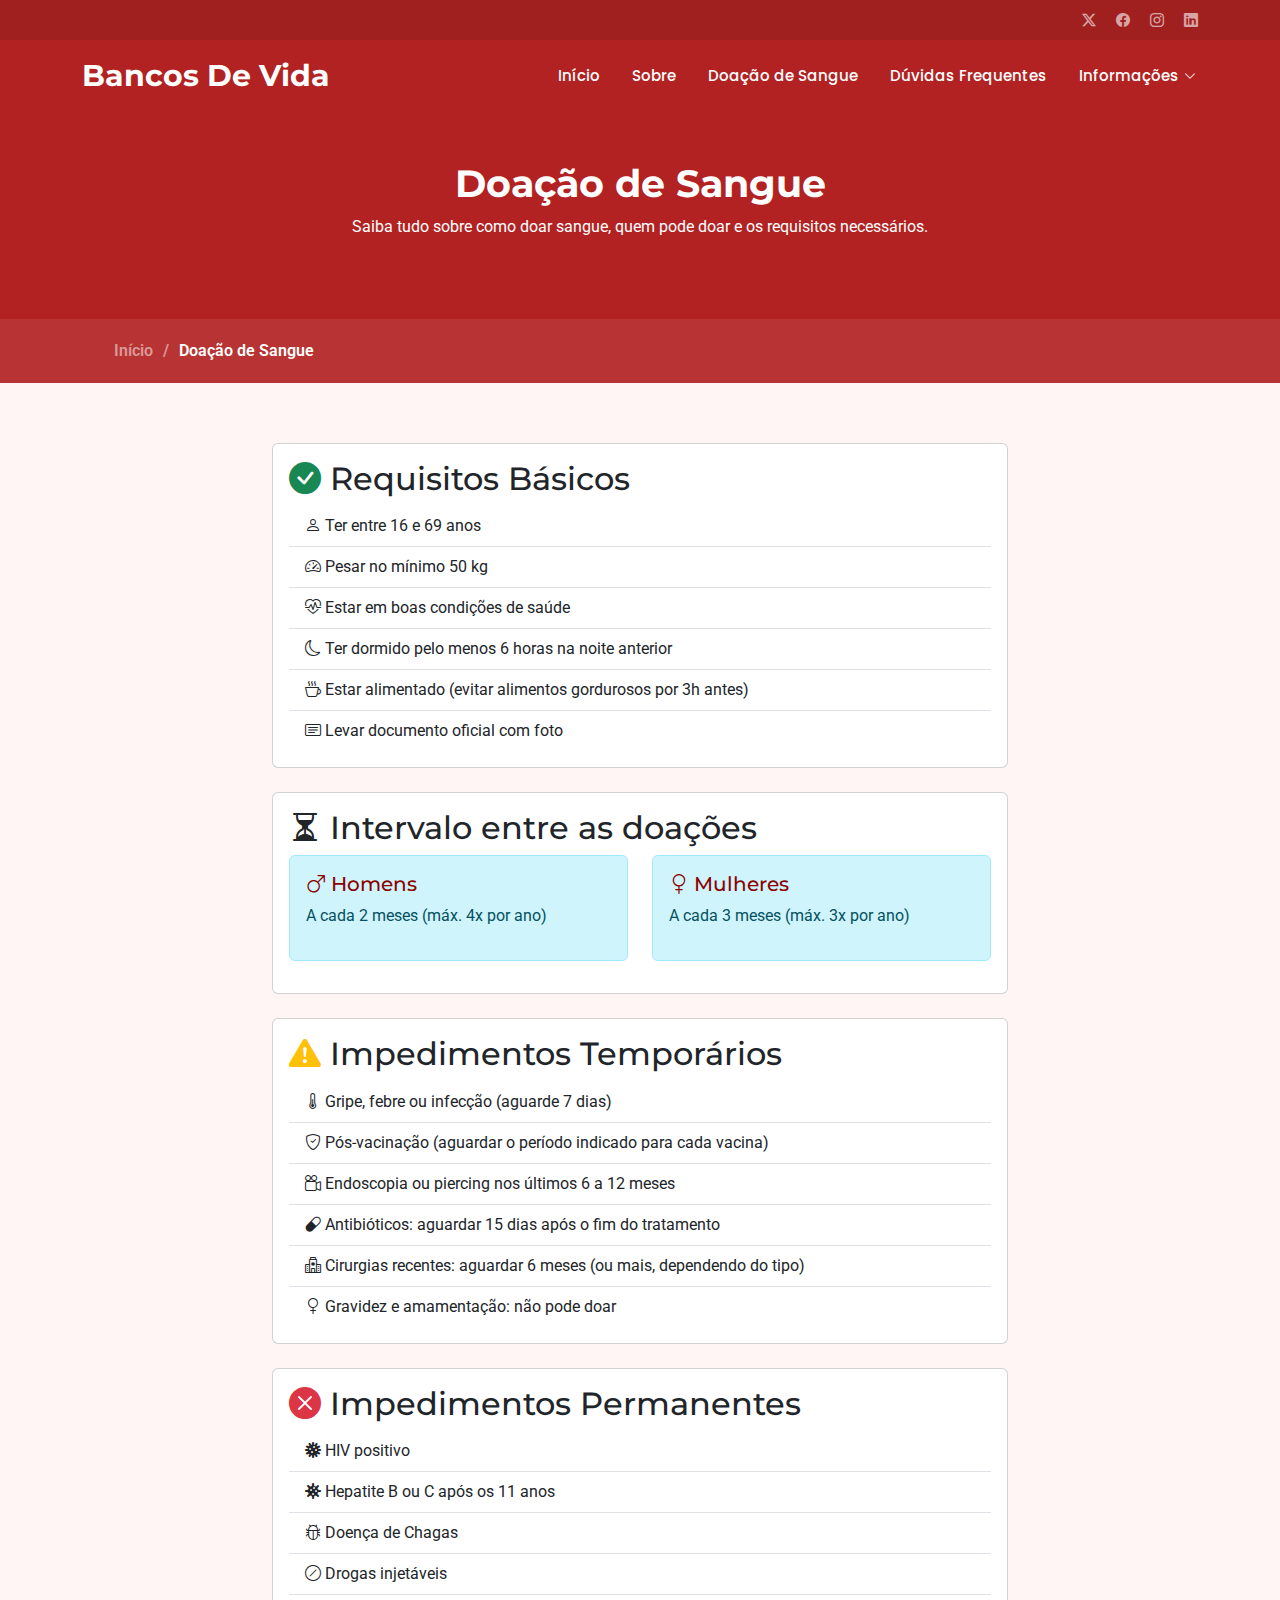
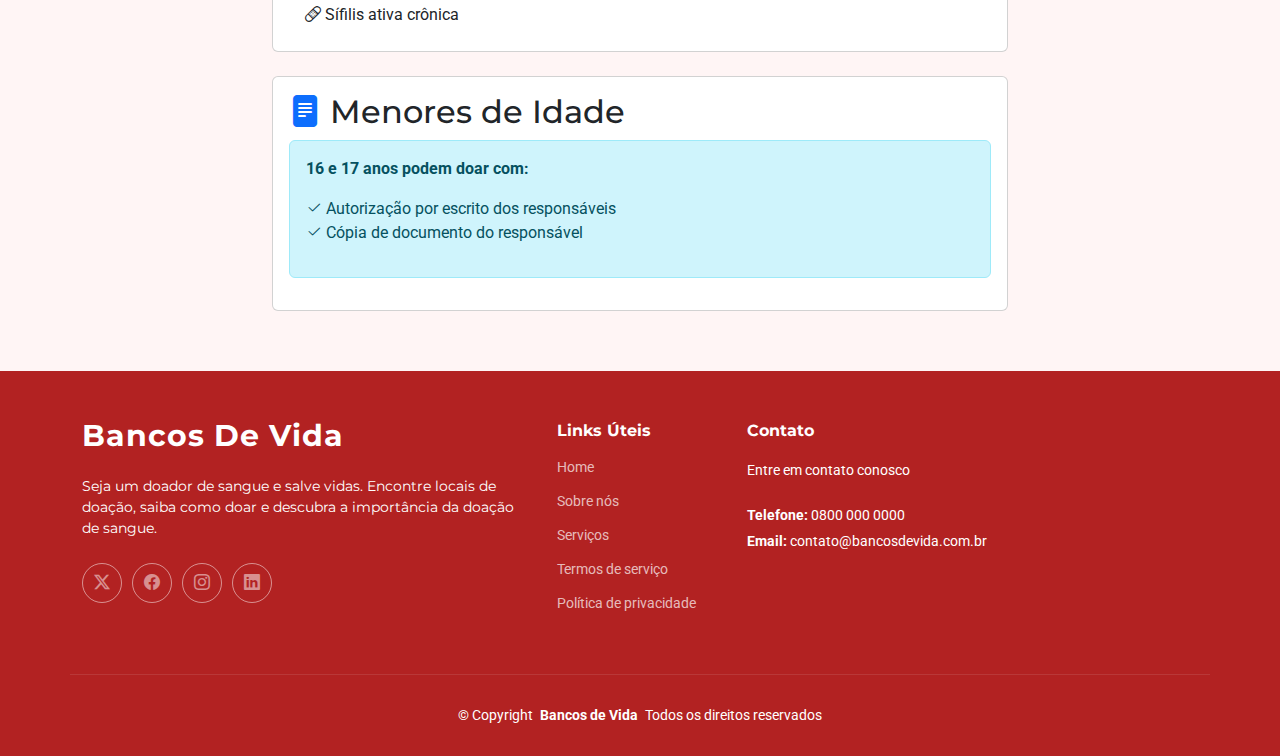
<file: doacao-sangue.html>
<!DOCTYPE html>
<html lang="pt-BR">

<head>
  <meta charset="utf-8">
  <meta content="width=device-width, initial-scale=1.0" name="viewport">
  <title>Doação de Sangue - Bancos de Vida</title>
  <meta name="description" content="Informações sobre doação de sangue, requisitos e impedimentos">
  <meta name="keywords" content="doação de sangue, quem pode doar, requisitos, impedimentos">

  <!-- Favicons -->
  <link href="assets/img/favicon.png" rel="icon">
  <link href="assets/img/apple-touch-icon.png" rel="apple-touch-icon">

  <!-- Fonts -->
  <link href="https://fonts.googleapis.com" rel="preconnect">
  <link href="https://fonts.gstatic.com" rel="preconnect" crossorigin>
  <link href="https://fonts.googleapis.com/css2?family=Roboto:ital,wght@0,100;0,300;0,400;0,500;0,700;0,900;1,100;1,300;1,400;1,500;1,700;1,900&family=Montserrat:ital,wght@0,100;0,200;0,300;0,400;0,500;0,600;0,700;0,800;0,900;1,100;1,200;1,300;1,400;1,500;1,600;1,700;1,800;1,900&family=Poppins:ital,wght@0,100;0,200;0,300;0,400;0,500;0,600;0,700;0,800;0,900;1,100;1,200;1,300;1,400;1,500;1,600;1,700;1,800;1,900&display=swap" rel="stylesheet">

  <!-- Vendor CSS Files -->
  <link href="assets/vendor/bootstrap/css/bootstrap.min.css" rel="stylesheet">
  <link href="assets/vendor/bootstrap-icons/bootstrap-icons.css" rel="stylesheet">
  <link href="assets/vendor/aos/aos.css" rel="stylesheet">
  <link href="assets/vendor/glightbox/css/glightbox.min.css" rel="stylesheet">
  <link href="assets/vendor/swiper/swiper-bundle.min.css" rel="stylesheet">

  <!-- Main CSS File -->
  <link href="assets/css/main.css" rel="stylesheet">
</head>

<body class="blog-page">

  <header id="header" class="header fixed-top">

    <div class="topbar d-flex align-items-center">
      <div class="container d-flex justify-content-center justify-content-md-between">
        <div class="contact-info d-flex align-items-center">
        </div>
        <div class="social-links d-none d-md-flex align-items-center">
          <a href="#" class="twitter"><i class="bi bi-twitter-x"></i></a>
          <a href="#" class="facebook"><i class="bi bi-facebook"></i></a>
          <a href="#" class="instagram"><i class="bi bi-instagram"></i></a>
          <a href="#" class="linkedin"><i class="bi bi-linkedin"></i></a>
        </div>
      </div>
    </div>

    <div class="branding d-flex align-items-cente">
      <div class="container position-relative d-flex align-items-center justify-content-between">
        <a href="index.html" class="logo d-flex align-items-center">
          <h1 class="sitename">Bancos De Vida</h1>
          <span>.</span>
        </a>

        <nav id="navmenu" class="navmenu">
          <ul>
            <li><a href="index.html">Início<br></a></li>
            <li><a href="index.html#about">Sobre</a></li>
            <li><a href="doacao-sangue.html" class="active">Doação de Sangue</a></li>
            <li><a href="duvidasfrequentes.html">Dúvidas Frequentes</a></li>
            <li class="dropdown"><a href="#"><span>Informações</span> <i class="bi bi-chevron-down toggle-dropdown"></i></a>
              <ul>
                <li><a href="doacao-sangue.html">Requisitos para Doação</a></li>
                <li><a href="tipos-sanguineos.html">Tipos de Sangue</a></li>
                <li><a href="doacao-sangue.html">Processo de Doação</a></li>
                <li><a href="#">Benefícios</a></li>
              </ul>
            </li>
          </ul>
          <i class="mobile-nav-toggle d-xl-none bi bi-list"></i>
        </nav>
      </div>
    </div>
  </header>

  <main id="main">

    <!-- ======= Page Title ======= -->
    <div class="page-title">
      <div class="heading">
        <div class="container">
          <div class="row d-flex justify-content-center text-center">
            <div class="col-lg-8">
              <h1>Doação de Sangue</h1>
              <p class="mb-0">Saiba tudo sobre como doar sangue, quem pode doar e os requisitos necessários.</p>
            </div>
          </div>
        </div>
      </div>
      <nav class="breadcrumbs">
        <div class="container">
          <ol>
            <li><a href="index.html">Início</a></li>
            <li class="current">Doação de Sangue</li>
          </ol>
        </div>
      </nav>
    </div>

    <!-- ======= Content Section ======= -->
    <section class="section">
      <div class="container">
        <div class="row">
          <div class="col-lg-8 offset-lg-2">
            
            <!-- Requisitos Básicos -->
            <div class="card mb-4">
              <div class="card-body">
                <h2 class="card-title"><i class="bi bi-check-circle-fill text-success"></i> Requisitos Básicos</h2>
                <ul class="list-group list-group-flush">
                  <li class="list-group-item"><i class="bi bi-person"></i> Ter entre 16 e 69 anos</li>
                  <li class="list-group-item"><i class="bi bi-speedometer2"></i> Pesar no mínimo 50 kg</li>
                  <li class="list-group-item"><i class="bi bi-heart-pulse"></i> Estar em boas condições de saúde</li>
                  <li class="list-group-item"><i class="bi bi-moon"></i> Ter dormido pelo menos 6 horas na noite anterior</li>
                  <li class="list-group-item"><i class="bi bi-cup-hot"></i> Estar alimentado (evitar alimentos gordurosos por 3h antes)</li>
                  <li class="list-group-item"><i class="bi bi-card-text"></i> Levar documento oficial com foto</li>
                </ul>
              </div>
            </div>

            <!-- Intervalo entre doações -->
            <div class="card mb-4">
              <div class="card-body">
                <h2 class="card-title"><i class="bi bi-hourglass-split"></i> Intervalo entre as doações</h2>
                <div class="row">
                  <div class="col-md-6">
                    <div class="alert alert-info">
                      <h5><i class="bi bi-gender-male"></i> Homens</h5>
                      <p>A cada 2 meses (máx. 4x por ano)</p>
                    </div>
                  </div>
                  <div class="col-md-6">
                    <div class="alert alert-info">
                      <h5><i class="bi bi-gender-female"></i> Mulheres</h5>
                      <p>A cada 3 meses (máx. 3x por ano)</p>
                    </div>
                  </div>
                </div>
              </div>
            </div>

            <!-- Impedimentos Temporários -->
            <div class="card mb-4">
              <div class="card-body">
                <h2 class="card-title"><i class="bi bi-exclamation-triangle-fill text-warning"></i> Impedimentos Temporários</h2>
                <ul class="list-group list-group-flush">
                  <li class="list-group-item"><i class="bi bi-thermometer-half"></i> Gripe, febre ou infecção (aguarde 7 dias)</li>
                  <li class="list-group-item"><i class="bi bi-shield-check"></i> Pós-vacinação (aguardar o período indicado para cada vacina)</li>
                  <li class="list-group-item"><i class="bi bi-camera-reels"></i> Endoscopia ou piercing nos últimos 6 a 12 meses</li>
                  <li class="list-group-item"><i class="bi bi-capsule"></i> Antibióticos: aguardar 15 dias após o fim do tratamento</li>
                  <li class="list-group-item"><i class="bi bi-hospital"></i> Cirurgias recentes: aguardar 6 meses (ou mais, dependendo do tipo)</li>
                  <li class="list-group-item"><i class="bi bi-gender-female"></i> Gravidez e amamentação: não pode doar</li>
                </ul>
              </div>
            </div>

            <!-- Impedimentos Permanentes -->
            <div class="card mb-4">
              <div class="card-body">
                <h2 class="card-title"><i class="bi bi-x-circle-fill text-danger"></i> Impedimentos Permanentes</h2>
                <ul class="list-group list-group-flush">
                  <li class="list-group-item"><i class="bi bi-virus"></i> HIV positivo</li>
                  <li class="list-group-item"><i class="bi bi-virus2"></i> Hepatite B ou C após os 11 anos</li>
                  <li class="list-group-item"><i class="bi bi-bug"></i> Doença de Chagas</li>
                  <li class="list-group-item"><i class="bi bi-slash-circle"></i> Drogas injetáveis</li>
                  <li class="list-group-item"><i class="bi bi-bandaid"></i> Sífilis ativa crônica</li>
                </ul>
              </div>
            </div>

            <!-- Menores de Idade -->
            <div class="card">
              <div class="card-body">
                <h2 class="card-title"><i class="bi bi-file-text-fill text-primary"></i> Menores de Idade</h2>
                <div class="alert alert-info">
                  <p><strong>16 e 17 anos podem doar com:</strong></p>
                  <ul class="list-unstyled">
                    <li><i class="bi bi-check2"></i> Autorização por escrito dos responsáveis</li>
                    <li><i class="bi bi-check2"></i> Cópia de documento do responsável</li>
                  </ul>
                </div>
              </div>
            </div>

          </div>
        </div>
      </div>
    </section>

  </main>

  <footer id="footer" class="footer accent-background">
    <div class="container footer-top">
      <div class="row gy-4">
        <div class="col-lg-5 col-md-12 footer-about">
          <a href="index.html" class="logo d-flex align-items-center">
            <span class="sitename">Bancos De Vida</span>
          </a>
          <p>Seja um doador de sangue e salve vidas. Encontre locais de doação, saiba como doar e descubra a importância da doação de sangue.</p>
          <div class="social-links d-flex mt-4">
            <a href=""><i class="bi bi-twitter-x"></i></a>
            <a href=""><i class="bi bi-facebook"></i></a>
            <a href=""><i class="bi bi-instagram"></i></a>
            <a href=""><i class="bi bi-linkedin"></i></a>
          </div>
        </div>

        <div class="col-lg-2 col-6 footer-links">
          <h4>Links Úteis</h4>
          <ul>
            <li><a href="index.html">Home</a></li>
            <li><a href="index.html#about">Sobre nós</a></li>
            <li><a href="index.html#services">Serviços</a></li>
            <li><a href="#">Termos de serviço</a></li>
            <li><a href="#">Política de privacidade</a></li>
          </ul>
        </div>

        <div class="col-lg-3 col-md-12 footer-contact text-center text-md-start">
          <h4>Contato</h4>
          <p>Entre em contato conosco</p>
          <p class="mt-4"><strong>Telefone:</strong> <span>0800 000 0000</span></p>
          <p><strong>Email:</strong> <span>contato@bancosdevida.com.br</span></p>
        </div>
      </div>
    </div>

    <div class="container copyright text-center mt-4">
      <p>© <span>Copyright</span> <strong class="px-1 sitename">Bancos de Vida</strong> <span>Todos os direitos reservados</span></p>
    </div>
  </footer>

  <!-- Scroll Top -->
  <a href="#" id="scroll-top" class="scroll-top d-flex align-items-center justify-content-center"><i class="bi bi-arrow-up-short"></i></a>

  <!-- Preloader -->
  <div id="preloader"></div>

  <!-- Vendor JS Files -->
  <script src="assets/vendor/bootstrap/js/bootstrap.bundle.min.js"></script>
  <script src="assets/vendor/php-email-form/validate.js"></script>
  <script src="assets/vendor/aos/aos.js"></script>
  <script src="assets/vendor/glightbox/js/glightbox.min.js"></script>
  <script src="assets/vendor/swiper/swiper-bundle.min.js"></script>
  <script src="assets/vendor/purecounter/purecounter_vanilla.js"></script>
  <script src="assets/vendor/imagesloaded/imagesloaded.pkgd.min.js"></script>
  <script src="assets/vendor/isotope-layout/isotope.pkgd.min.js"></script>

  <!-- Main JS File -->
  <script src="assets/js/main.js"></script>

</body>

</html>
</file>
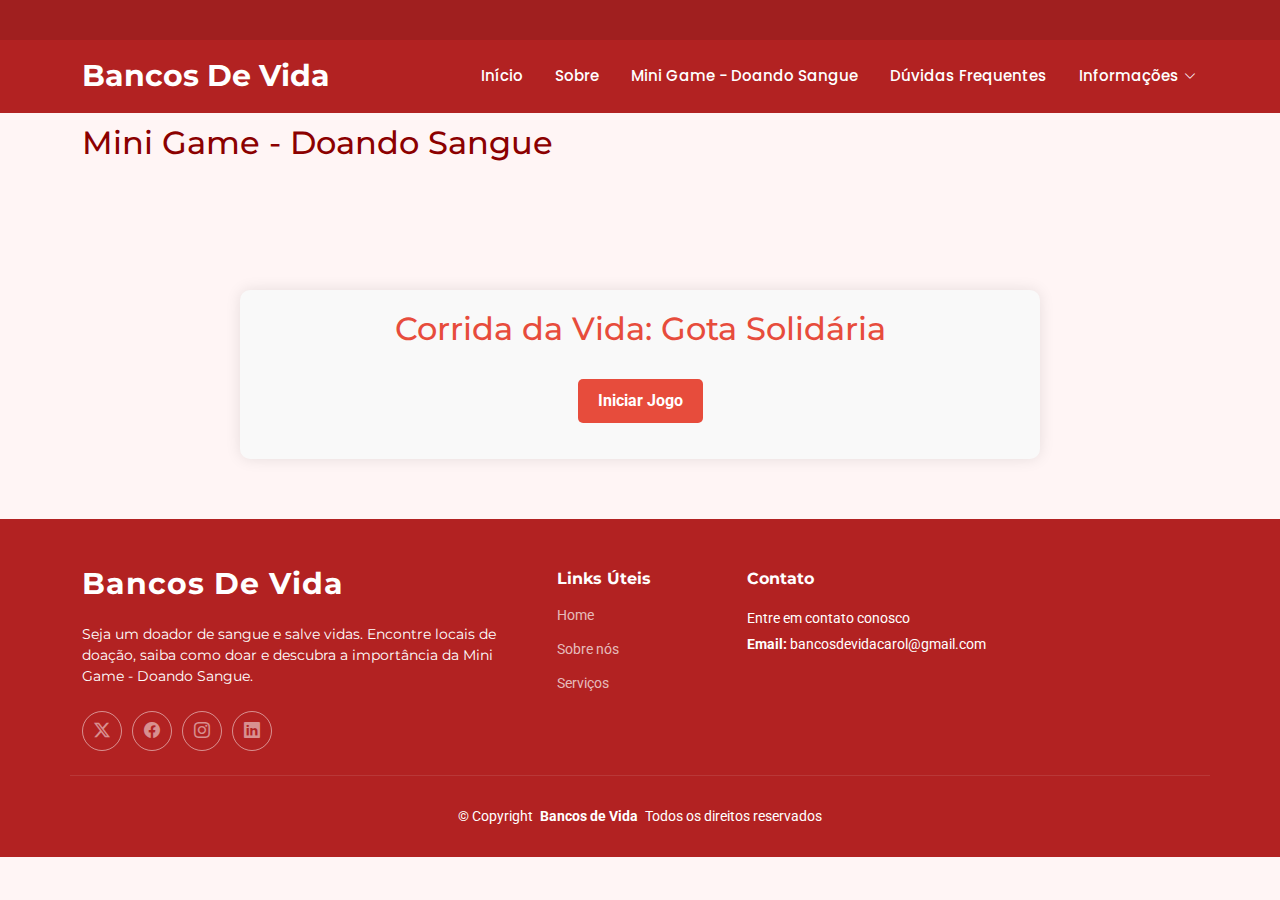
<file: mini-game.html>
<!DOCTYPE html>
<html lang="pt-BR">

<head>
  <meta charset="utf-8">
  <meta content="width=device-width, initial-scale=1.0" name="viewport">
  <title>Mini Game - Doando Sangue - Bancos de Vida</title>
  <meta name="description" content="Informações sobre Mini Game - Doando Sangue, requisitos e impedimentos">
  <meta name="keywords" content="Mini Game - Doando Sangue, quem pode doar, requisitos, impedimentos">

  <!-- Favicons -->
  <link href="assets/img/favicon.png" rel="icon">
  <link href="assets/img/apple-touch-icon.png" rel="apple-touch-icon">

  <!-- Fonts -->
  <link href="https://fonts.googleapis.com" rel="preconnect">
  <link href="https://fonts.gstatic.com" rel="preconnect" crossorigin>
  <link href="https://fonts.googleapis.com/css2?family=Roboto:ital,wght@0,100;0,300;0,400;0,500;0,700;0,900;1,100;1,300;1,400;1,500;1,700;1,900&family=Montserrat:ital,wght@0,100;0,200;0,300;0,400;0,500;0,600;0,700;0,800;0,900;1,100;1,200;1,300;1,400;1,500;1,600;1,700;1,800;1,900&family=Poppins:ital,wght@0,100;0,200;0,300;0,400;0,500;0,600;0,700;0,800;0,900;1,100;1,200;1,300;1,400;1,500;1,600;1,700;1,800;1,900&display=swap" rel="stylesheet">

  <!-- Vendor CSS Files -->
  <link href="assets/vendor/bootstrap/css/bootstrap.min.css" rel="stylesheet">
  <link href="assets/vendor/bootstrap-icons/bootstrap-icons.css" rel="stylesheet">
  <link href="assets/vendor/aos/aos.css" rel="stylesheet">
  <link href="assets/vendor/glightbox/css/glightbox.min.css" rel="stylesheet">
  <link href="assets/vendor/swiper/swiper-bundle.min.css" rel="stylesheet">

  <!-- Main CSS File -->
  <link href="assets/css/main.css" rel="stylesheet">
  
  <style>
    #game-container {
      max-width: 800px;
      margin: 0 auto;
      padding: 20px;
      background-color: #f9f9f9;
      border-radius: 10px;
      box-shadow: 0 0 15px rgba(0,0,0,0.1);
    }
    
    #game-screen {
      height: 400px;
      background-color: #fff;
      border-radius: 8px;
      position: relative;
      overflow: hidden;
      margin-bottom: 20px;
      display: flex;
      flex-direction: column;
      justify-content: center;
      align-items: center;
      text-align: center;
      padding: 20px;
    }
    
    #blood-drop {
      width: 50px;
      height: 80px;
      background-color: #e74c3c;
      border-radius: 50% 50% 50% 50% / 60% 60% 40% 40%;
      position: absolute;
      transition: all 0.3s ease;
      cursor: pointer;
      z-index: 10;
    }
    
    #game-controls {
      display: flex;
      justify-content: space-between;
      margin-bottom: 20px;
    }
    
    .game-btn {
      padding: 10px 20px;
      background-color: #e74c3c;
      color: white;
      border: none;
      border-radius: 5px;
      cursor: pointer;
      font-weight: bold;
      transition: background-color 0.3s;
    }
    
    .game-btn:hover {
      background-color: #c0392b;
    }
    
    #info-box {
      background-color: #f8d7da;
      border: 1px solid #f5c6cb;
      border-radius: 8px;
      padding: 15px;
      margin-top: 20px;
      display: none;
    }
    
    #level-indicator {
      font-size: 18px;
      font-weight: bold;
      margin-bottom: 10px;
    }
    
    .blood-bag {
      width: 60px;
      height: 80px;
      background-color: #f8d7da;
      border: 2px solid #e74c3c;
      border-radius: 5px;
      position: absolute;
      bottom: 30px;
    }
    
    .obstacle {
      position: absolute;
      background-color: #34495e;
      border-radius: 5px;
    }
    
    .hidden {
      display: none;
    }
    
    .show {
      display: block;
    }
    
    .game-title {
      margin-bottom: 30px;
      color: #e74c3c;
    }
    
    .level-complete {
      text-align: center;
      padding: 20px;
    }
    
    .info-title {
      font-weight: bold;
      color: #e74c3c;
      margin-bottom: 10px;
    }
  </style>
</head>

<body class="blog-page">

  <header id="header" class="header fixed-top">

    <div class="topbar d-flex align-items-center">
      <div class="container d-flex justify-content-center justify-content-md-between">
        <div class="contact-info d-flex align-items-center">
        </div>
      </div>
    </div>

    <div class="branding d-flex align-items-cente">
      <div class="container position-relative d-flex align-items-center justify-content-between">
        <a href="index.html" class="logo d-flex align-items-center">
          <h1 class="sitename">Bancos De Vida</h1>
          <span>.</span>
        </a>

        <nav id="navmenu" class="navmenu">
          <ul>
            <li><a href="index.html">Início<br></a></li>
            <li><a href="index.html#about">Sobre</a></li>
            <li><a href="doacao-sangue.html" class="active">Mini Game - Doando Sangue</a></li>
            <li><a href="duvidasfrequentes.html">Dúvidas Frequentes</a></li>
            <li class="dropdown"><a href="#"><span>Informações</span> <i class="bi bi-chevron-down toggle-dropdown"></i></a>
              <ul>
                <li><a href="doacao-sangue.html">Requisitos para Doação</a></li>
                <li><a href="tipos-sanguineos.html">Tipos de Sangue</a></li>
                <li><a href="doacao-sangue.html">Processo de Doação</a></li>
              </ul>
            </li>
          </ul>
          <i class="mobile-nav-toggle d-xl-none bi bi-list"></i>
        </nav>
      </div>
    </div>
  </header>

  <main id="main">
    <section class="breadcrumbs">
      <div class="container">
        <ol>
          <li><a href="index.html">Home</a></li>
          <li>Mini Game - Doando Sangue</li>
        </ol>
        <h2>Mini Game - Doando Sangue</h2>
      </div>
    </section>
    
    <section id="game-section" class="game-section">
      <div class="container">
        <div class="row">
          <div class="col-lg-12">
            <div id="game-container">
              <h2 class="game-title text-center">Corrida da Vida: Gota Solidária</h2>
              <div class="text-center mb-3">
                <button id="start-btn" class="game-btn">Iniciar Jogo</button>
              </div>
              <canvas id="runner-canvas" width="700" height="250" style="background:#fff;display:none;border-radius:8px;"></canvas>
              <div id="score-box" class="mt-3 text-center" style="font-size:18px;font-weight:bold;"></div>
              <div id="fact-box" class="mt-3 text-center" style="display:none;background:#f8d7da;border:1px solid #e74c3c;border-radius:8px;padding:10px;"></div>
              <div id="game-over" class="hidden text-center mt-4">
                <h3>Fim de Jogo</h3>
                <p>Sua pontuação: <span id="final-score">0</span></p>
                <button id="restart-btn" class="game-btn">Reiniciar</button>
              </div>
            </div>
          </div>
        </div>
      </div>
    </section>

  </main>

  <footer id="footer" class="footer accent-background">
    <div class="container footer-top">
      <div class="row gy-4">
        <div class="col-lg-5 col-md-12 footer-about">
          <a href="index.html" class="logo d-flex align-items-center">
            <span class="sitename">Bancos De Vida</span>
          </a>
          <p>Seja um doador de sangue e salve vidas. Encontre locais de doação, saiba como doar e descubra a importância da Mini Game - Doando Sangue.</p>
          <div class="social-links d-flex mt-4">
            <a href=""><i class="bi bi-twitter-x"></i></a>
            <a href=""><i class="bi bi-facebook"></i></a>
            <a href=""><i class="bi bi-instagram"></i></a>
            <a href=""><i class="bi bi-linkedin"></i></a>
          </div>
        </div>

        <div class="col-lg-2 col-6 footer-links">
          <h4>Links Úteis</h4>
          <ul>
            <li><a href="index.html">Home</a></li>
            <li><a href="index.html#about">Sobre nós</a></li>
            <li><a href="index.html#services">Serviços</a></li>
            <!-- <li><a href="#">Termos de serviço</a></li>
            <li><a href="#">Política de privacidade</a></li> -->
          </ul>
        </div>

        <div class="col-lg-3 col-md-12 footer-contact text-center text-md-start">
          <h4>Contato</h4>
          <p>Entre em contato conosco</p>
          <p><strong>Email:</strong> <span>bancosdevidacarol@gmail.com</span></p>
        </div>
      </div>
    </div>

    <div class="container copyright text-center mt-4">
      <p>© <span>Copyright</span> <strong class="px-1 sitename">Bancos de Vida</strong> <span>Todos os direitos reservados</span></p>
    </div>
  </footer>

  <!-- Scroll Top -->
  <a href="#" id="scroll-top" class="scroll-top d-flex align-items-center justify-content-center"><i class="bi bi-arrow-up-short"></i></a>

  <!-- Preloader -->
  <div id="preloader"></div>

  <!-- Vendor JS Files -->
  <script src="assets/vendor/bootstrap/js/bootstrap.bundle.min.js"></script>
  <script src="assets/vendor/php-email-form/validate.js"></script>
  <script src="assets/vendor/aos/aos.js"></script>
  <script src="assets/vendor/glightbox/js/glightbox.min.js"></script>
  <script src="assets/vendor/swiper/swiper-bundle.min.js"></script>
  <script src="assets/vendor/purecounter/purecounter_vanilla.js"></script>
  <script src="assets/vendor/imagesloaded/imagesloaded.pkgd.min.js"></script>
  <script src="assets/vendor/isotope-layout/isotope.pkgd.min.js"></script>

  <!-- Main JS File -->
  <script src="assets/js/main.js"></script>
  
  <script>
    document.addEventListener('DOMContentLoaded', function() {
      const startBtn = document.getElementById('start-btn');
      const restartBtn = document.getElementById('restart-btn');
      const canvas = document.getElementById('runner-canvas');
      const ctx = canvas.getContext('2d');
      const scoreBox = document.getElementById('score-box');
      const factBox = document.getElementById('fact-box');
      const gameOverDiv = document.getElementById('game-over');
      const finalScore = document.getElementById('final-score');

      // Curiosidades
      const facts = [
        "Uma doação pode salvar até 4 vidas!",
        "O sangue doado é reposto em até 24h pelo corpo.",
        "Menos de 2% dos brasileiros doam sangue regularmente.",
        "O tipo O- é doador universal.",
        "A doação ajuda a controlar o nível de ferro no sangue.",
        "Você pode doar sangue a cada 2 meses (homens) ou 3 meses (mulheres).",
        "A primeira transfusão de sangue foi em 1818.",
        "O sangue não pode ser fabricado, só doado.",
        "O Brasil precisa de mais de 5 mil doações por dia.",
        "Doe sangue, salve vidas!"
      ];
      let factIndex = 0;

      // Jogo
      let running = false;
      let score = 0;
      let speed = 1;
      let gravity = 0.32;
      let jumpPower = 16;
      let groundY = 200;
      let obstacles = [];
      let frame = 0;
      let showFactAt = 100;
      let obstacleInterval = 300;
      let obstacleTypeIndex = 0;
      const obstacleTypes = ['seringa', 'muro', 'bacteria'];
      let generateDoubleObstacle = false;

      // Gota
      const drop = {
        x: 60,
        y: groundY,
        w: 40,
        h: 60,
        vy: 0,
        jumping: false,
        draw() {
          // Gota estilizada
          ctx.save();
          ctx.beginPath();
          ctx.ellipse(this.x+this.w/2, this.y+this.h/2, this.w/2, this.h/1.7, 0, 0, Math.PI*2);
          ctx.fillStyle = '#e74c3c';
          ctx.fill();
          ctx.restore();
          // Olhinhos
          ctx.beginPath();
          ctx.arc(this.x+this.w/2-8, this.y+this.h/2-5, 4, 0, Math.PI*2);
          ctx.arc(this.x+this.w/2+8, this.y+this.h/2-5, 4, 0, Math.PI*2);
          ctx.fillStyle = '#fff';
          ctx.fill();
          ctx.beginPath();
          ctx.arc(this.x+this.w/2-8, this.y+this.h/2-5, 2, 0, Math.PI*2);
          ctx.arc(this.x+this.w/2+8, this.y+this.h/2-5, 2, 0, Math.PI*2);
          ctx.fillStyle = '#222';
          ctx.fill();
        },
        update() {
          this.y += this.vy;
          this.vy += gravity;
          if (this.y >= groundY) {
            this.y = groundY;
            this.vy = 0;
            this.jumping = false;
          }
        },
        jump() {
          if (!this.jumping && this.y >= groundY) {
            this.vy = -jumpPower;
            this.jumping = true;
          }
        }
      };

      function Obstacle() {
        this.x = canvas.width;
        this.w = 18 + Math.random()*10;
        this.h = 28 + Math.random()*10;
        this.y = groundY + drop.h - this.h + 10;
        this.type = obstacleTypes[obstacleTypeIndex];
        obstacleTypeIndex = (obstacleTypeIndex + 1) % obstacleTypes.length;
        this.draw = function() {
          ctx.save();
          if (this.type === 'seringa') {
            // Seringa
            ctx.fillStyle = '#bbb';
            ctx.fillRect(this.x, this.y, this.w, this.h);
            ctx.fillStyle = '#e74c3c';
            ctx.fillRect(this.x, this.y + this.h - 10, this.w, 10);
            // Ponta da seringa
            ctx.beginPath();
            ctx.moveTo(this.x + this.w/2, this.y);
            ctx.lineTo(this.x + this.w/2 - 4, this.y - 10);
            ctx.lineTo(this.x + this.w/2 + 4, this.y - 10);
            ctx.closePath();
            ctx.fillStyle = '#888';
            ctx.fill();
          } else if (this.type === 'muro') {
            // Mini muro de concreto
            ctx.fillStyle = '#888';
            ctx.fillRect(this.x, this.y, this.w, this.h);
            ctx.strokeStyle = '#555';
            ctx.lineWidth = 2;
            ctx.strokeRect(this.x, this.y, this.w, this.h);
            // Tijolinhos
            ctx.beginPath();
            ctx.moveTo(this.x, this.y + this.h/2);
            ctx.lineTo(this.x + this.w, this.y + this.h/2);
            ctx.moveTo(this.x + this.w/2, this.y);
            ctx.lineTo(this.x + this.w/2, this.y + this.h);
            ctx.stroke();
          } else if (this.type === 'bacteria') {
            // Bactéria estilizada
            ctx.beginPath();
            ctx.ellipse(this.x + this.w/2, this.y + this.h/2, this.w/2, this.h/2, 0, 0, Math.PI*2);
            ctx.fillStyle = '#6ab04c';
            ctx.fill();
            // Pontinhos
            ctx.beginPath();
            ctx.arc(this.x + this.w/2, this.y + this.h/2, 3, 0, Math.PI*2);
            ctx.arc(this.x + this.w/2 - 5, this.y + this.h/2 - 4, 2, 0, Math.PI*2);
            ctx.arc(this.x + this.w/2 + 5, this.y + this.h/2 + 4, 2, 0, Math.PI*2);
            ctx.fillStyle = '#2d572c';
            ctx.fill();
          }
          ctx.restore();
        }
      }

      function resetGame() {
        running = false;
        score = 0;
        speed = 1;
        obstacles = [];
        frame = 0;
        factIndex = 0;
        showFactAt = 100;
        drop.y = groundY;
        drop.vy = 0;
        drop.jumping = false;
        scoreBox.textContent = '';
        factBox.style.display = 'none';
        gameOverDiv.classList.add('hidden');
      }

      function startGame() {
        resetGame();
        canvas.style.display = 'block';
        running = true;
        requestAnimationFrame(gameLoop);
      }

      function gameLoop() {
        if (!running) return;
        ctx.clearRect(0,0,canvas.width,canvas.height);
        // chão
        ctx.fillStyle = '#eee';
        ctx.fillRect(0, groundY+drop.h-10, canvas.width, 20);
        // gota
        drop.update();
        drop.draw();
        // obstáculos
        if (frame % obstacleInterval === 0) {
          if (score < 4000) {
            obstacles.push(new Obstacle());
          } else {
            if (generateDoubleObstacle) {
              // Dois obstáculos juntos, com pequeno espaço
              const obs1 = new Obstacle();
              const obs2 = new Obstacle();
              obs2.x = obs1.x + obs1.w + 24; // espaço de 24px entre eles
              obstacles.push(obs1, obs2);
            } else {
              obstacles.push(new Obstacle());
            }
            generateDoubleObstacle = !generateDoubleObstacle;
          }
        }
        for (let i=0; i<obstacles.length; i++) {
          const ob = obstacles[i];
          ob.x -= speed;
          ob.draw();
          // hitbox permissiva: reduz a área de colisão da gota
          const padding = 6;
          const dropLeft = drop.x + padding;
          const dropRight = drop.x + drop.w - padding;
          const dropTop = drop.y + padding;
          const dropBottom = drop.y + drop.h - padding;
          if (
            dropLeft < ob.x + ob.w &&
            dropRight > ob.x &&
            dropTop < ob.y + ob.h &&
            dropBottom > ob.y
          ) {
            running = false;
            canvas.style.display = 'none';
            finalScore.textContent = score;
            gameOverDiv.classList.remove('hidden');
            return;
          }
        }
        obstacles = obstacles.filter(ob => ob.x + ob.w > 0);
        // score
        score++;
        scoreBox.textContent = `Pontuação: ${score}`;
        // curiosidade
        if (score >= showFactAt && factIndex < facts.length) {
          factBox.textContent = facts[factIndex];
          factBox.style.display = 'block';
          factIndex++;
          showFactAt += 200;
          setTimeout(()=>{factBox.style.display='none';}, 4000);
        }
        // aumento gradual de velocidade
        if (frame % 100 === 0) {
          speed += 0.05;
        }
        frame++;
        requestAnimationFrame(gameLoop);
      }

      // controles
      document.addEventListener('keydown', function(e) {
        if (e.code === 'Space') {
          drop.jump();
          e.preventDefault();
        }
      });
      canvas.addEventListener('mousedown', ()=>drop.jump());
      canvas.addEventListener('touchstart', ()=>drop.jump());

      startBtn.addEventListener('click', startGame);
      if (restartBtn) restartBtn.addEventListener('click', startGame);
    });
  </script>

</body>

</html>
</file>
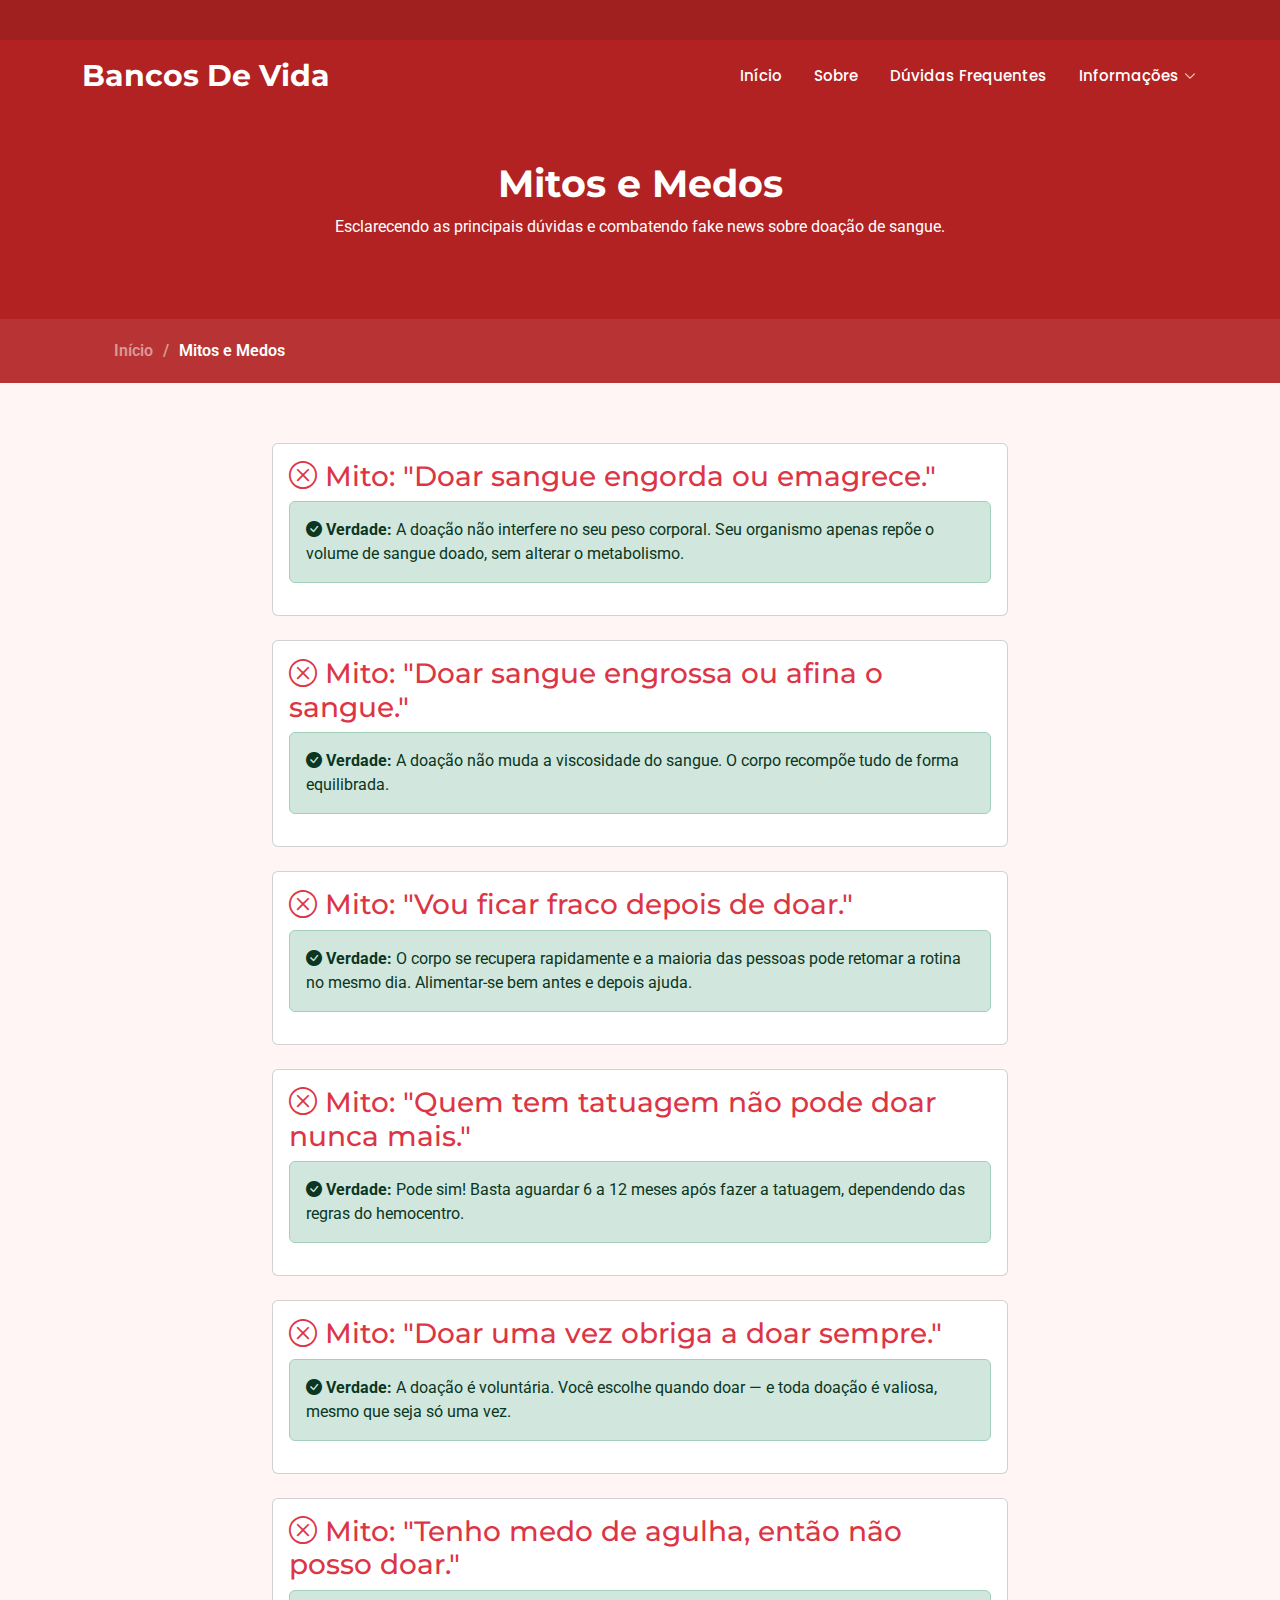
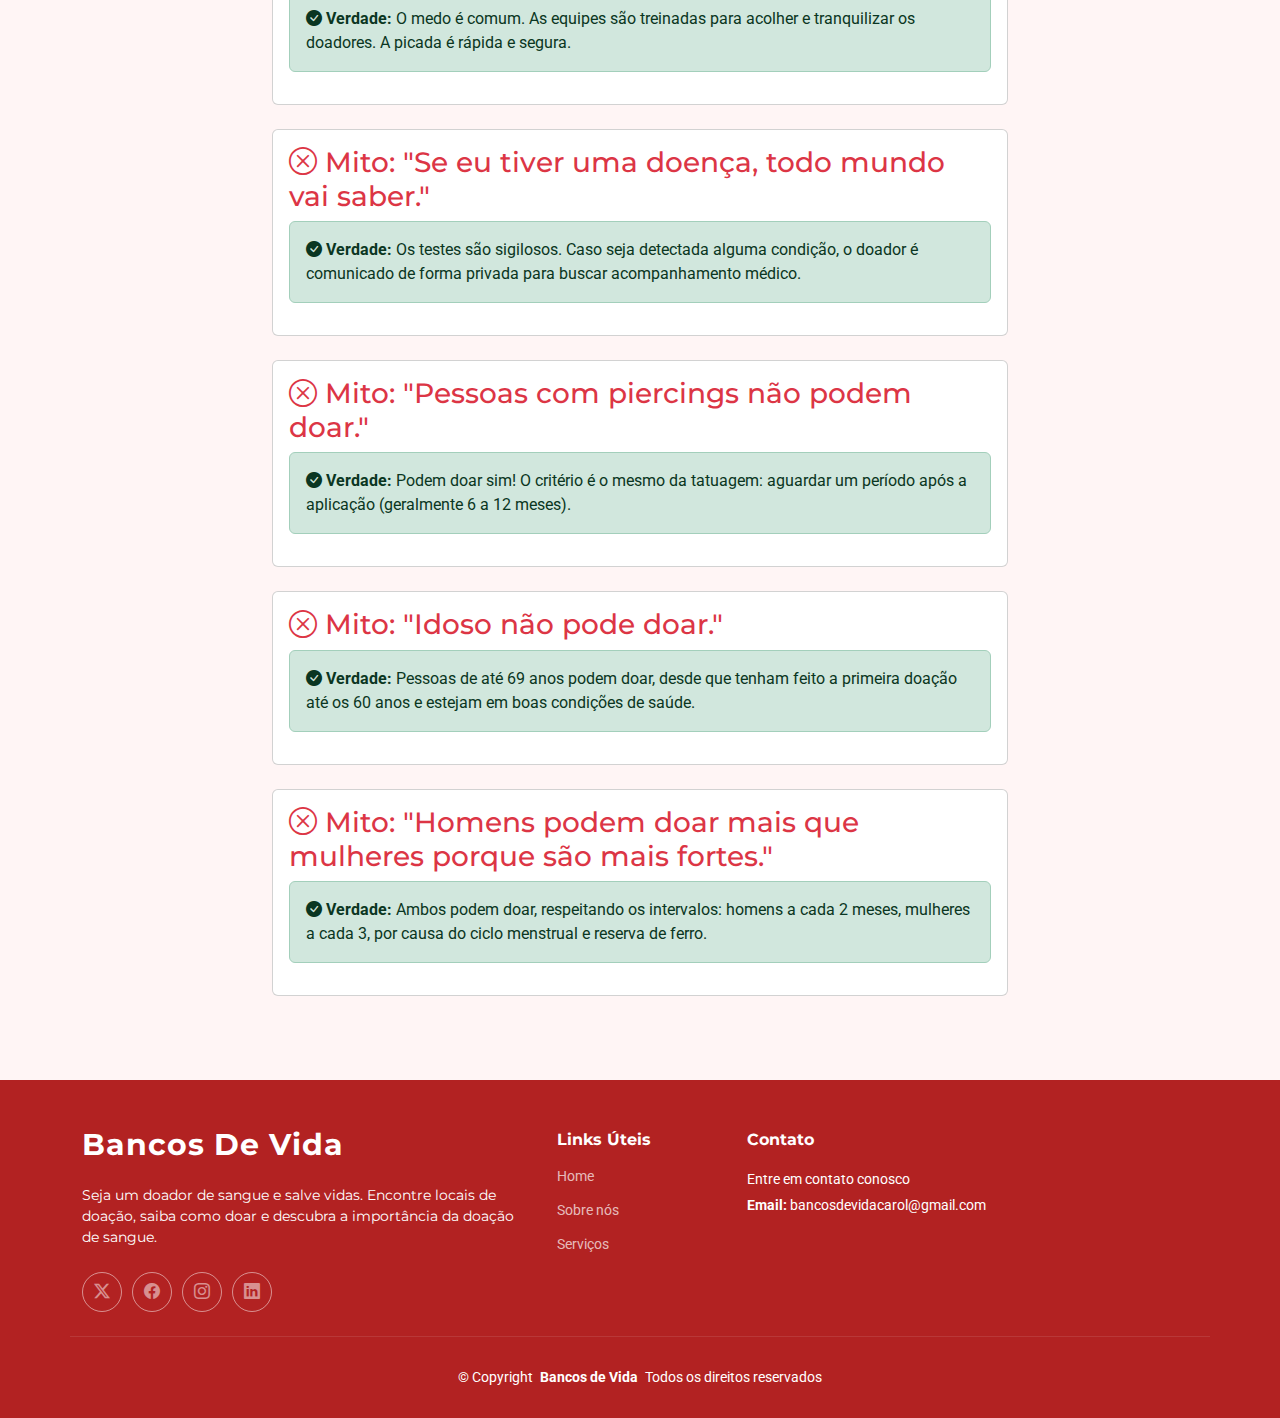
<file: mitos-medos.html>
<!DOCTYPE html>
<html lang="pt-BR">

<head>
  <meta charset="utf-8">
  <meta content="width=device-width, initial-scale=1.0" name="viewport">
  <title>Mitos e Medos - Bancos de Vida</title>
  <meta name="description" content="Esclarecendo mitos e medos comuns sobre doação de sangue">
  <meta name="keywords" content="mitos doação sangue, medos doação sangue, dúvidas doação">

  <!-- Favicons -->
  <link href="assets/img/favicon.png" rel="icon">
  <link href="assets/img/apple-touch-icon.png" rel="apple-touch-icon">

  <!-- Fonts -->
  <link href="https://fonts.googleapis.com" rel="preconnect">
  <link href="https://fonts.gstatic.com" rel="preconnect" crossorigin>
  <link href="https://fonts.googleapis.com/css2?family=Roboto:ital,wght@0,100;0,300;0,400;0,500;0,700;0,900;1,100;1,300;1,400;1,500;1,700;1,900&family=Montserrat:ital,wght@0,100;0,200;0,300;0,400;0,500;0,600;0,700;0,800;0,900;1,100;1,200;1,300;1,400;1,500;1,600;1,700;1,800;1,900&family=Poppins:ital,wght@0,100;0,200;0,300;0,400;0,500;0,600;0,700;0,800;0,900;1,100;1,200;1,300;1,400;1,500;1,600;1,700;1,800;1,900&display=swap" rel="stylesheet">

  <!-- Vendor CSS Files -->
  <link href="assets/vendor/bootstrap/css/bootstrap.min.css" rel="stylesheet">
  <link href="assets/vendor/bootstrap-icons/bootstrap-icons.css" rel="stylesheet">
  <link href="assets/vendor/aos/aos.css" rel="stylesheet">
  <link href="assets/vendor/glightbox/css/glightbox.min.css" rel="stylesheet">
  <link href="assets/vendor/swiper/swiper-bundle.min.css" rel="stylesheet">

  <!-- Main CSS File -->
  <link href="assets/css/main.css" rel="stylesheet">
</head>

<body class="blog-page">

  <header id="header" class="header fixed-top">

    <div class="topbar d-flex align-items-center">
      <div class="container d-flex justify-content-center justify-content-md-between">
        <div class="contact-info d-flex align-items-center">
        </div>
      </div>
    </div>

    <div class="branding d-flex align-items-cente">
      <div class="container position-relative d-flex align-items-center justify-content-between">
        <a href="index.html" class="logo d-flex align-items-center">
          <h1 class="sitename">Bancos De Vida</h1>
          <span>.</span>
        </a>

        <nav id="navmenu" class="navmenu">
          <ul>
            <li><a href="index.html">Início<br></a></li>
            <li><a href="index.html#about">Sobre</a></li>
            <li><a href="duvidasfrequentes.html">Dúvidas Frequentes</a></li>
            <li class="dropdown"><a href="#"><span>Informações</span> <i class="bi bi-chevron-down toggle-dropdown"></i></a>
              <ul>
                <li><a href="doacao-sangue.html">Requisitos para Doação</a></li>
                <li><a href="tipos-sanguineos.html">Tipos de Sangue</a></li>
                <li><a href="doacao-sangue.html">Processo de Doação</a></li>
              </ul>
            </li>
          </ul>
          <i class="mobile-nav-toggle d-xl-none bi bi-list"></i>
        </nav>
      </div>
    </div>
  </header>

  <main id="main">

    <!-- ======= Page Title ======= -->
    <div class="page-title">
      <div class="heading">
        <div class="container">
          <div class="row d-flex justify-content-center text-center">
            <div class="col-lg-8">
              <h1>Mitos e Medos</h1>
              <p class="mb-0">Esclarecendo as principais dúvidas e combatendo fake news sobre doação de sangue.</p>
            </div>
          </div>
        </div>
      </div>
      <nav class="breadcrumbs">
        <div class="container">
          <ol>
            <li><a href="index.html">Início</a></li>
            <li class="current">Mitos e Medos</li>
          </ol>
        </div>
      </nav>
    </div>

    <!-- ======= Content Section ======= -->
    <section class="section">
      <div class="container">
        <div class="row">
          <div class="col-lg-8 offset-lg-2">
            
            <!-- Mito 1 -->
            <div class="card mb-4">
              <div class="card-body">
                <h3 class="card-title text-danger">
                  <i class="bi bi-x-circle"></i> Mito: "Doar sangue engorda ou emagrece."
                </h3>
                <div class="alert alert-success">
                  <i class="bi bi-check-circle-fill"></i>
                  <strong>Verdade:</strong> A doação não interfere no seu peso corporal. Seu organismo apenas repõe o volume de sangue doado, sem alterar o metabolismo.
                </div>
              </div>
            </div>

            <!-- Mito 2 -->
            <div class="card mb-4">
              <div class="card-body">
                <h3 class="card-title text-danger">
                  <i class="bi bi-x-circle"></i> Mito: "Doar sangue engrossa ou afina o sangue."
                </h3>
                <div class="alert alert-success">
                  <i class="bi bi-check-circle-fill"></i>
                  <strong>Verdade:</strong> A doação não muda a viscosidade do sangue. O corpo recompõe tudo de forma equilibrada.
                </div>
              </div>
            </div>

            <!-- Mito 3 -->
            <div class="card mb-4">
              <div class="card-body">
                <h3 class="card-title text-danger">
                  <i class="bi bi-x-circle"></i> Mito: "Vou ficar fraco depois de doar."
                </h3>
                <div class="alert alert-success">
                  <i class="bi bi-check-circle-fill"></i>
                  <strong>Verdade:</strong> O corpo se recupera rapidamente e a maioria das pessoas pode retomar a rotina no mesmo dia. Alimentar-se bem antes e depois ajuda.
                </div>
              </div>
            </div>

            <!-- Mito 4 -->
            <div class="card mb-4">
              <div class="card-body">
                <h3 class="card-title text-danger">
                  <i class="bi bi-x-circle"></i> Mito: "Quem tem tatuagem não pode doar nunca mais."
                </h3>
                <div class="alert alert-success">
                  <i class="bi bi-check-circle-fill"></i>
                  <strong>Verdade:</strong> Pode sim! Basta aguardar 6 a 12 meses após fazer a tatuagem, dependendo das regras do hemocentro.
                </div>
              </div>
            </div>

            <!-- Mito 5 -->
            <div class="card mb-4">
              <div class="card-body">
                <h3 class="card-title text-danger">
                  <i class="bi bi-x-circle"></i> Mito: "Doar uma vez obriga a doar sempre."
                </h3>
                <div class="alert alert-success">
                  <i class="bi bi-check-circle-fill"></i>
                  <strong>Verdade:</strong> A doação é voluntária. Você escolhe quando doar — e toda doação é valiosa, mesmo que seja só uma vez.
                </div>
              </div>
            </div>

            <!-- Mito 6 -->
            <div class="card mb-4">
              <div class="card-body">
                <h3 class="card-title text-danger">
                  <i class="bi bi-x-circle"></i> Mito: "Tenho medo de agulha, então não posso doar."
                </h3>
                <div class="alert alert-success">
                  <i class="bi bi-check-circle-fill"></i>
                  <strong>Verdade:</strong> O medo é comum. As equipes são treinadas para acolher e tranquilizar os doadores. A picada é rápida e segura.
                </div>
              </div>
            </div>

            <!-- Mito 7 -->
            <div class="card mb-4">
              <div class="card-body">
                <h3 class="card-title text-danger">
                  <i class="bi bi-x-circle"></i> Mito: "Se eu tiver uma doença, todo mundo vai saber."
                </h3>
                <div class="alert alert-success">
                  <i class="bi bi-check-circle-fill"></i>
                  <strong>Verdade:</strong> Os testes são sigilosos. Caso seja detectada alguma condição, o doador é comunicado de forma privada para buscar acompanhamento médico.
                </div>
              </div>
            </div>

            <!-- Mito 8 -->
            <div class="card mb-4">
              <div class="card-body">
                <h3 class="card-title text-danger">
                  <i class="bi bi-x-circle"></i> Mito: "Pessoas com piercings não podem doar."
                </h3>
                <div class="alert alert-success">
                  <i class="bi bi-check-circle-fill"></i>
                  <strong>Verdade:</strong> Podem doar sim! O critério é o mesmo da tatuagem: aguardar um período após a aplicação (geralmente 6 a 12 meses).
                </div>
              </div>
            </div>

            <!-- Mito 9 -->
            <div class="card mb-4">
              <div class="card-body">
                <h3 class="card-title text-danger">
                  <i class="bi bi-x-circle"></i> Mito: "Idoso não pode doar."
                </h3>
                <div class="alert alert-success">
                  <i class="bi bi-check-circle-fill"></i>
                  <strong>Verdade:</strong> Pessoas de até 69 anos podem doar, desde que tenham feito a primeira doação até os 60 anos e estejam em boas condições de saúde.
                </div>
              </div>
            </div>

            <!-- Mito 10 -->
            <div class="card mb-4">
              <div class="card-body">
                <h3 class="card-title text-danger">
                  <i class="bi bi-x-circle"></i> Mito: "Homens podem doar mais que mulheres porque são mais fortes."
                </h3>
                <div class="alert alert-success">
                  <i class="bi bi-check-circle-fill"></i>
                  <strong>Verdade:</strong> Ambos podem doar, respeitando os intervalos: homens a cada 2 meses, mulheres a cada 3, por causa do ciclo menstrual e reserva de ferro.
                </div>
              </div>
            </div>

          </div>
        </div>
      </div>
    </section>

  </main>

  <footer id="footer" class="footer accent-background">
    <div class="container footer-top">
      <div class="row gy-4">
        <div class="col-lg-5 col-md-12 footer-about">
          <a href="index.html" class="logo d-flex align-items-center">
            <span class="sitename">Bancos De Vida</span>
          </a>
          <p>Seja um doador de sangue e salve vidas. Encontre locais de doação, saiba como doar e descubra a importância da doação de sangue.</p>
          <div class="social-links d-flex mt-4">
            <a href=""><i class="bi bi-twitter-x"></i></a>
            <a href=""><i class="bi bi-facebook"></i></a>
            <a href=""><i class="bi bi-instagram"></i></a>
            <a href=""><i class="bi bi-linkedin"></i></a>
          </div>
        </div>

        <div class="col-lg-2 col-6 footer-links">
          <h4>Links Úteis</h4>
          <ul>
            <li><a href="index.html">Home</a></li>
            <li><a href="index.html#about">Sobre nós</a></li>
            <li><a href="index.html#services">Serviços</a></li>
            <!-- <li><a href="#">Termos de serviço</a></li>
            <li><a href="#">Política de privacidade</a></li> -->
          </ul>
        </div>

        <div class="col-lg-3 col-md-12 footer-contact text-center text-md-start">
          <h4>Contato</h4>
          <p>Entre em contato conosco</p>
          <p><strong>Email:</strong> <span>bancosdevidacarol@gmail.com</span></p>
        </div>
      </div>
    </div>

    <div class="container copyright text-center mt-4">
      <p>© <span>Copyright</span> <strong class="px-1 sitename">Bancos de Vida</strong> <span>Todos os direitos reservados</span></p>
    </div>
  </footer>

  <!-- Scroll Top -->
  <a href="#" id="scroll-top" class="scroll-top d-flex align-items-center justify-content-center"><i class="bi bi-arrow-up-short"></i></a>

  <!-- Preloader -->
  <div id="preloader"></div>

  <!-- Vendor JS Files -->
  <script src="assets/vendor/bootstrap/js/bootstrap.bundle.min.js"></script>
  <script src="assets/vendor/php-email-form/validate.js"></script>
  <script src="assets/vendor/aos/aos.js"></script>
  <script src="assets/vendor/glightbox/js/glightbox.min.js"></script>
  <script src="assets/vendor/swiper/swiper-bundle.min.js"></script>
  <script src="assets/vendor/purecounter/purecounter_vanilla.js"></script>
  <script src="assets/vendor/imagesloaded/imagesloaded.pkgd.min.js"></script>
  <script src="assets/vendor/isotope-layout/isotope.pkgd.min.js"></script>

  <!-- Main JS File -->
  <script src="assets/js/main.js"></script>

</body>

</html>
</file>
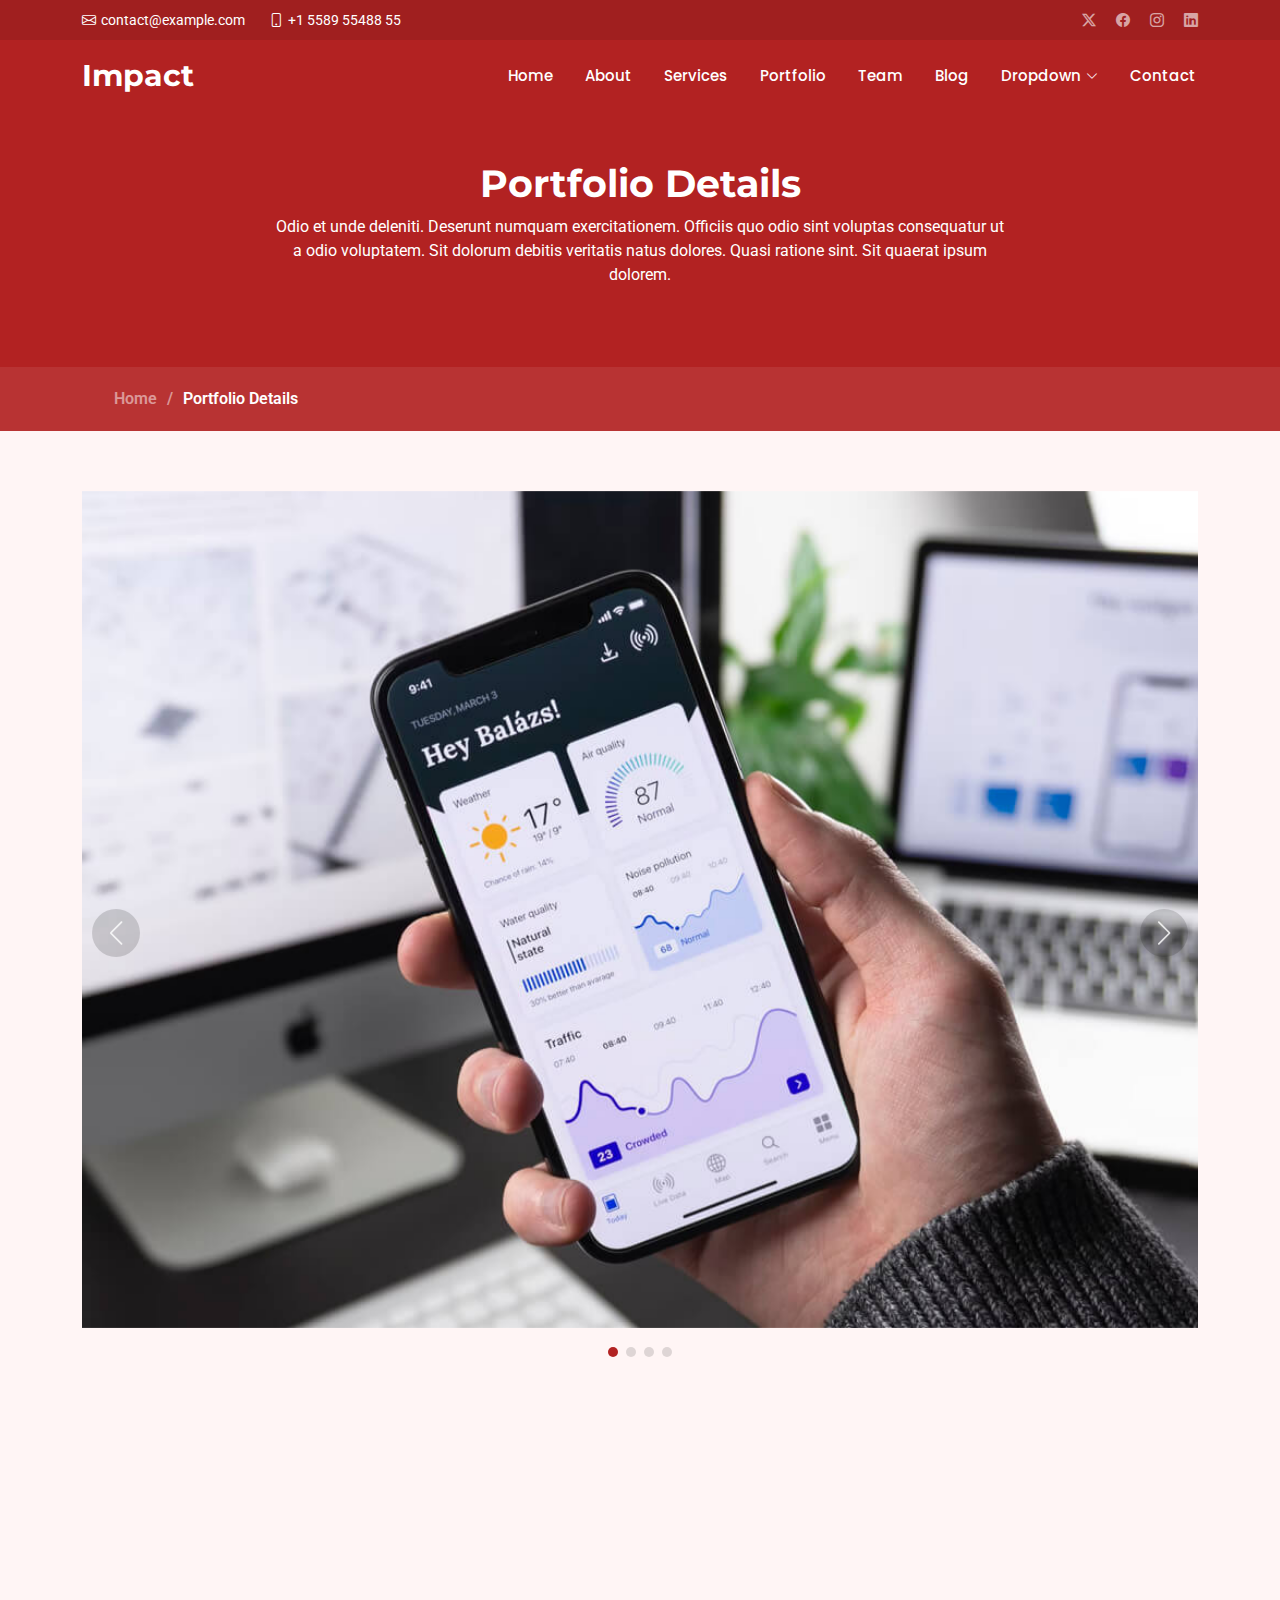
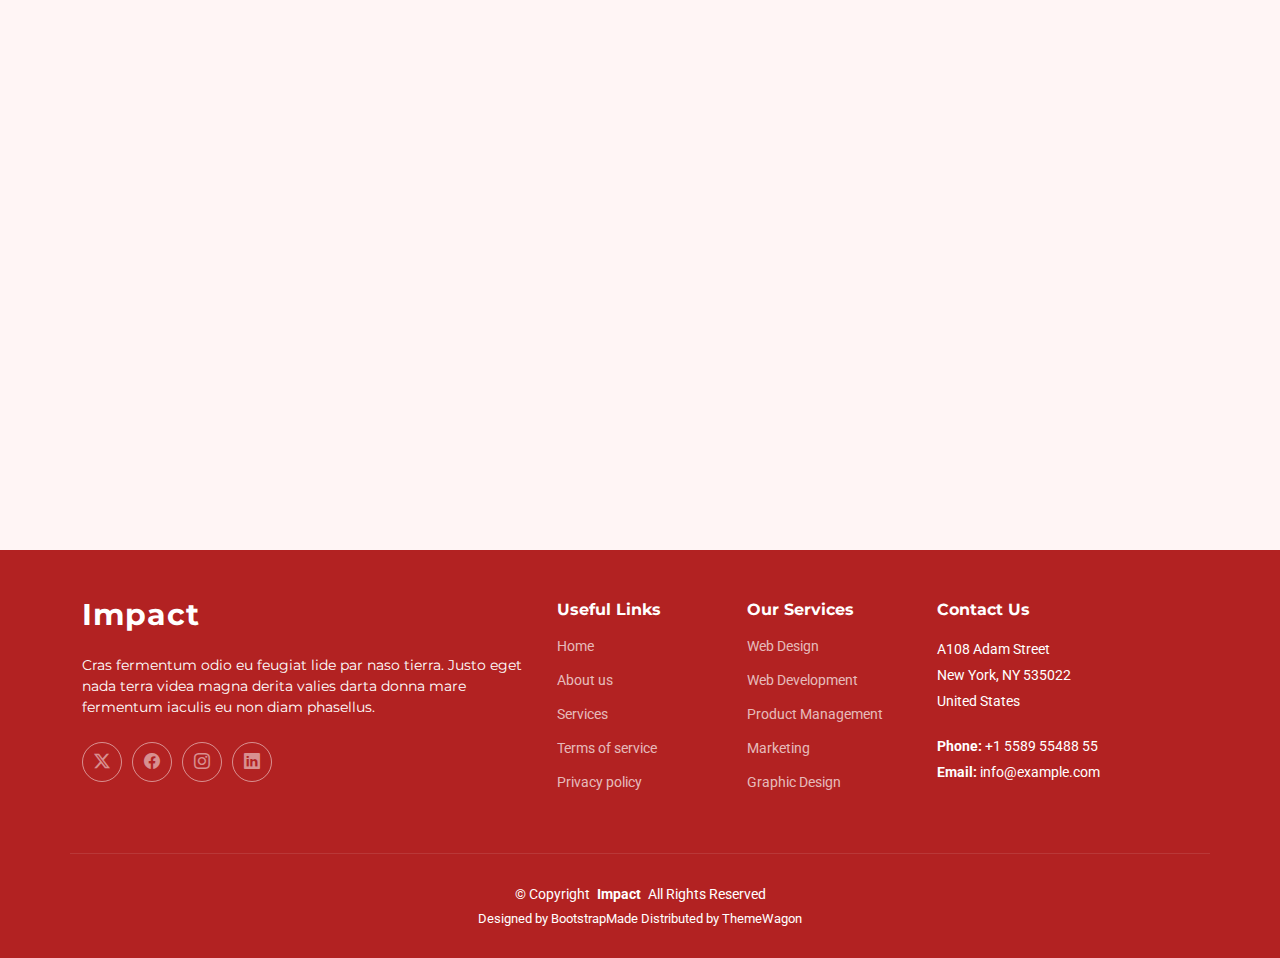
<file: portfolio-details.html>
<!DOCTYPE html>
<html lang="en">

<head>
  <meta charset="utf-8">
  <meta content="width=device-width, initial-scale=1.0" name="viewport">
  <title>Portfolio Details - Impact Bootstrap Template</title>
  <meta name="description" content="">
  <meta name="keywords" content="">

  <!-- Favicons -->
  <link href="assets/img/favicon.png" rel="icon">
  <link href="assets/img/apple-touch-icon.png" rel="apple-touch-icon">

  <!-- Fonts -->
  <link href="https://fonts.googleapis.com" rel="preconnect">
  <link href="https://fonts.gstatic.com" rel="preconnect" crossorigin>
  <link href="https://fonts.googleapis.com/css2?family=Roboto:ital,wght@0,100;0,300;0,400;0,500;0,700;0,900;1,100;1,300;1,400;1,500;1,700;1,900&family=Montserrat:ital,wght@0,100;0,200;0,300;0,400;0,500;0,600;0,700;0,800;0,900;1,100;1,200;1,300;1,400;1,500;1,600;1,700;1,800;1,900&family=Poppins:ital,wght@0,100;0,200;0,300;0,400;0,500;0,600;0,700;0,800;0,900;1,100;1,200;1,300;1,400;1,500;1,600;1,700;1,800;1,900&display=swap" rel="stylesheet">

  <!-- Vendor CSS Files -->
  <link href="assets/vendor/bootstrap/css/bootstrap.min.css" rel="stylesheet">
  <link href="assets/vendor/bootstrap-icons/bootstrap-icons.css" rel="stylesheet">
  <link href="assets/vendor/aos/aos.css" rel="stylesheet">
  <link href="assets/vendor/glightbox/css/glightbox.min.css" rel="stylesheet">
  <link href="assets/vendor/swiper/swiper-bundle.min.css" rel="stylesheet">

  <!-- Main CSS File -->
  <link href="assets/css/main.css" rel="stylesheet">

  <!-- =======================================================
  * Template Name: Impact
  * Template URL: https://bootstrapmade.com/impact-bootstrap-business-website-template/
  * Updated: Aug 07 2024 with Bootstrap v5.3.3
  * Author: BootstrapMade.com
  * License: https://bootstrapmade.com/license/
  ======================================================== -->
</head>

<body class="portfolio-details-page">

  <header id="header" class="header fixed-top">

    <div class="topbar d-flex align-items-center">
      <div class="container d-flex justify-content-center justify-content-md-between">
        <div class="contact-info d-flex align-items-center">
          <i class="bi bi-envelope d-flex align-items-center"><a href="mailto:contact@example.com">contact@example.com</a></i>
          <i class="bi bi-phone d-flex align-items-center ms-4"><span>+1 5589 55488 55</span></i>
        </div>
        <div class="social-links d-none d-md-flex align-items-center">
          <a href="#" class="twitter"><i class="bi bi-twitter-x"></i></a>
          <a href="#" class="facebook"><i class="bi bi-facebook"></i></a>
          <a href="#" class="instagram"><i class="bi bi-instagram"></i></a>
          <a href="#" class="linkedin"><i class="bi bi-linkedin"></i></a>
        </div>
      </div>
    </div><!-- End Top Bar -->

    <div class="branding d-flex align-items-cente">

      <div class="container position-relative d-flex align-items-center justify-content-between">
        <a href="index.html" class="logo d-flex align-items-center">
          <!-- Uncomment the line below if you also wish to use an image logo -->
          <!-- <img src="assets/img/logo.png" alt=""> -->
          <h1 class="sitename">Impact</h1>
          <span>.</span>
        </a>

        <nav id="navmenu" class="navmenu">
          <ul>
            <li><a href="#hero">Home<br></a></li>
            <li><a href="#about">About</a></li>
            <li><a href="#services">Services</a></li>
            <li><a href="#portfolio">Portfolio</a></li>
            <li><a href="#team">Team</a></li>
            <li><a href="blog.html">Blog</a></li>
            <li class="dropdown"><a href="#"><span>Dropdown</span> <i class="bi bi-chevron-down toggle-dropdown"></i></a>
              <ul>
                <li><a href="#">Dropdown 1</a></li>
                <li class="dropdown"><a href="#"><span>Deep Dropdown</span> <i class="bi bi-chevron-down toggle-dropdown"></i></a>
                  <ul>
                    <li><a href="#">Deep Dropdown 1</a></li>
                    <li><a href="#">Deep Dropdown 2</a></li>
                    <li><a href="#">Deep Dropdown 3</a></li>
                    <li><a href="#">Deep Dropdown 4</a></li>
                    <li><a href="#">Deep Dropdown 5</a></li>
                  </ul>
                </li>
                <li><a href="#">Dropdown 2</a></li>
                <li><a href="#">Dropdown 3</a></li>
                <li><a href="#">Dropdown 4</a></li>
              </ul>
            </li>
            <li><a href="#contact">Contact</a></li>
          </ul>
          <i class="mobile-nav-toggle d-xl-none bi bi-list"></i>
        </nav>

      </div>

    </div>

  </header>

  <main class="main">

    <!-- Page Title -->
    <div class="page-title">
      <div class="heading">
        <div class="container">
          <div class="row d-flex justify-content-center text-center">
            <div class="col-lg-8">
              <h1>Portfolio Details</h1>
              <p class="mb-0">Odio et unde deleniti. Deserunt numquam exercitationem. Officiis quo odio sint voluptas consequatur ut a odio voluptatem. Sit dolorum debitis veritatis natus dolores. Quasi ratione sint. Sit quaerat ipsum dolorem.</p>
            </div>
          </div>
        </div>
      </div>
      <nav class="breadcrumbs">
        <div class="container">
          <ol>
            <li><a href="index.html">Home</a></li>
            <li class="current">Portfolio Details</li>
          </ol>
        </div>
      </nav>
    </div><!-- End Page Title -->

    <!-- Portfolio Details Section -->
    <section id="portfolio-details" class="portfolio-details section">

      <div class="container" data-aos="fade-up">

        <div class="portfolio-details-slider swiper init-swiper">
          <script type="application/json" class="swiper-config">
            {
              "loop": true,
              "speed": 600,
              "autoplay": {
                "delay": 5000
              },
              "slidesPerView": "auto",
              "navigation": {
                "nextEl": ".swiper-button-next",
                "prevEl": ".swiper-button-prev"
              },
              "pagination": {
                "el": ".swiper-pagination",
                "type": "bullets",
                "clickable": true
              }
            }
          </script>
          <div class="swiper-wrapper align-items-center">

            <div class="swiper-slide">
              <img src="assets/img/portfolio/app-1.jpg" alt="">
            </div>

            <div class="swiper-slide">
              <img src="assets/img/portfolio/product-1.jpg" alt="">
            </div>

            <div class="swiper-slide">
              <img src="assets/img/portfolio/branding-1.jpg" alt="">
            </div>

            <div class="swiper-slide">
              <img src="assets/img/portfolio/books-1.jpg" alt="">
            </div>

          </div>
          <div class="swiper-button-prev"></div>
          <div class="swiper-button-next"></div>
          <div class="swiper-pagination"></div>
        </div>

        <div class="row justify-content-between gy-4 mt-4">

          <div class="col-lg-8" data-aos="fade-up">
            <div class="portfolio-description">
              <h2>This is an example of portfolio details</h2>
              <p>
                Autem ipsum nam porro corporis rerum. Quis eos dolorem eos itaque inventore commodi labore quia quia. Exercitationem repudiandae officiis neque suscipit non officia eaque itaque enim. Voluptatem officia accusantium nesciunt est omnis tempora consectetur dignissimos. Sequi nulla at esse enim cum deserunt eius.
              </p>
              <p>
                Amet consequatur qui dolore veniam voluptatem voluptatem sit. Non aspernatur atque natus ut cum nam et. Praesentium error dolores rerum minus sequi quia veritatis eum. Eos et doloribus doloremque nesciunt molestiae laboriosam.
              </p>

              <div class="testimonial-item">
                <p>
                  <i class="bi bi-quote quote-icon-left"></i>
                  <span>Export tempor illum tamen malis malis eram quae irure esse labore quem cillum quid cillum eram malis quorum velit fore eram velit sunt aliqua noster fugiat irure amet legam anim culpa.</span>
                  <i class="bi bi-quote quote-icon-right"></i>
                </p>
                <div>
                  <img src="assets/img/testimonials/testimonials-2.jpg" class="testimonial-img" alt="">
                  <h3>Sara Wilsson</h3>
                  <h4>Designer</h4>
                </div>
              </div>

              <p>
                Impedit ipsum quae et aliquid doloribus et voluptatem quasi. Perspiciatis occaecati earum et magnam animi. Quibusdam non qui ea vitae suscipit vitae sunt. Repudiandae incidunt cumque minus deserunt assumenda tempore. Delectus voluptas necessitatibus est.
              </p>

              <p>
                Sunt voluptatum sapiente facilis quo odio aut ipsum repellat debitis. Molestiae et autem libero. Explicabo et quod necessitatibus similique quis dolor eum. Numquam eaque praesentium rem et qui nesciunt.
              </p>

            </div>
          </div>

          <div class="col-lg-3" data-aos="fade-up" data-aos-delay="100">
            <div class="portfolio-info">
              <h3>Project information</h3>
              <ul>
                <li><strong>Category</strong> Web design</li>
                <li><strong>Client</strong> ASU Company</li>
                <li><strong>Project date</strong> 01 March, 2020</li>
                <li><strong>Project URL</strong> <a href="#">www.example.com</a></li>
                <li><a href="#" class="btn-visit align-self-start">Visit Website</a></li>
              </ul>
            </div>
          </div>

        </div>

      </div>

    </section><!-- /Portfolio Details Section -->

  </main>

  <footer id="footer" class="footer accent-background">

    <div class="container footer-top">
      <div class="row gy-4">
        <div class="col-lg-5 col-md-12 footer-about">
          <a href="index.html" class="logo d-flex align-items-center">
            <span class="sitename">Impact</span>
          </a>
          <p>Cras fermentum odio eu feugiat lide par naso tierra. Justo eget nada terra videa magna derita valies darta donna mare fermentum iaculis eu non diam phasellus.</p>
          <div class="social-links d-flex mt-4">
            <a href=""><i class="bi bi-twitter-x"></i></a>
            <a href=""><i class="bi bi-facebook"></i></a>
            <a href=""><i class="bi bi-instagram"></i></a>
            <a href=""><i class="bi bi-linkedin"></i></a>
          </div>
        </div>

        <div class="col-lg-2 col-6 footer-links">
          <h4>Useful Links</h4>
          <ul>
            <li><a href="#">Home</a></li>
            <li><a href="#">About us</a></li>
            <li><a href="#">Services</a></li>
            <li><a href="#">Terms of service</a></li>
            <li><a href="#">Privacy policy</a></li>
          </ul>
        </div>

        <div class="col-lg-2 col-6 footer-links">
          <h4>Our Services</h4>
          <ul>
            <li><a href="#">Web Design</a></li>
            <li><a href="#">Web Development</a></li>
            <li><a href="#">Product Management</a></li>
            <li><a href="#">Marketing</a></li>
            <li><a href="#">Graphic Design</a></li>
          </ul>
        </div>

        <div class="col-lg-3 col-md-12 footer-contact text-center text-md-start">
          <h4>Contact Us</h4>
          <p>A108 Adam Street</p>
          <p>New York, NY 535022</p>
          <p>United States</p>
          <p class="mt-4"><strong>Phone:</strong> <span>+1 5589 55488 55</span></p>
          <p><strong>Email:</strong> <span>info@example.com</span></p>
        </div>

      </div>
    </div>

    <div class="container copyright text-center mt-4">
      <p>© <span>Copyright</span> <strong class="px-1 sitename">Impact</strong> <span>All Rights Reserved</span></p>
      <div class="credits">
        <!-- All the links in the footer should remain intact. -->
        <!-- You can delete the links only if you've purchased the pro version. -->
        <!-- Licensing information: https://bootstrapmade.com/license/ -->
        <!-- Purchase the pro version with working PHP/AJAX contact form: [buy-url] -->
        Designed by <a href="https://bootstrapmade.com/">BootstrapMade</a> Distributed by <a href="https://themewagon.com">ThemeWagon</a>
      </div>
    </div>

  </footer>

  <!-- Scroll Top -->
  <a href="#" id="scroll-top" class="scroll-top d-flex align-items-center justify-content-center"><i class="bi bi-arrow-up-short"></i></a>

  <!-- Preloader -->
  <div id="preloader"></div>

  <!-- Vendor JS Files -->
  <script src="assets/vendor/bootstrap/js/bootstrap.bundle.min.js"></script>
  <script src="assets/vendor/php-email-form/validate.js"></script>
  <script src="assets/vendor/aos/aos.js"></script>
  <script src="assets/vendor/glightbox/js/glightbox.min.js"></script>
  <script src="assets/vendor/swiper/swiper-bundle.min.js"></script>
  <script src="assets/vendor/purecounter/purecounter_vanilla.js"></script>
  <script src="assets/vendor/imagesloaded/imagesloaded.pkgd.min.js"></script>
  <script src="assets/vendor/isotope-layout/isotope.pkgd.min.js"></script>

  <!-- Main JS File -->
  <script src="assets/js/main.js"></script>

</body>

</html>
</file>
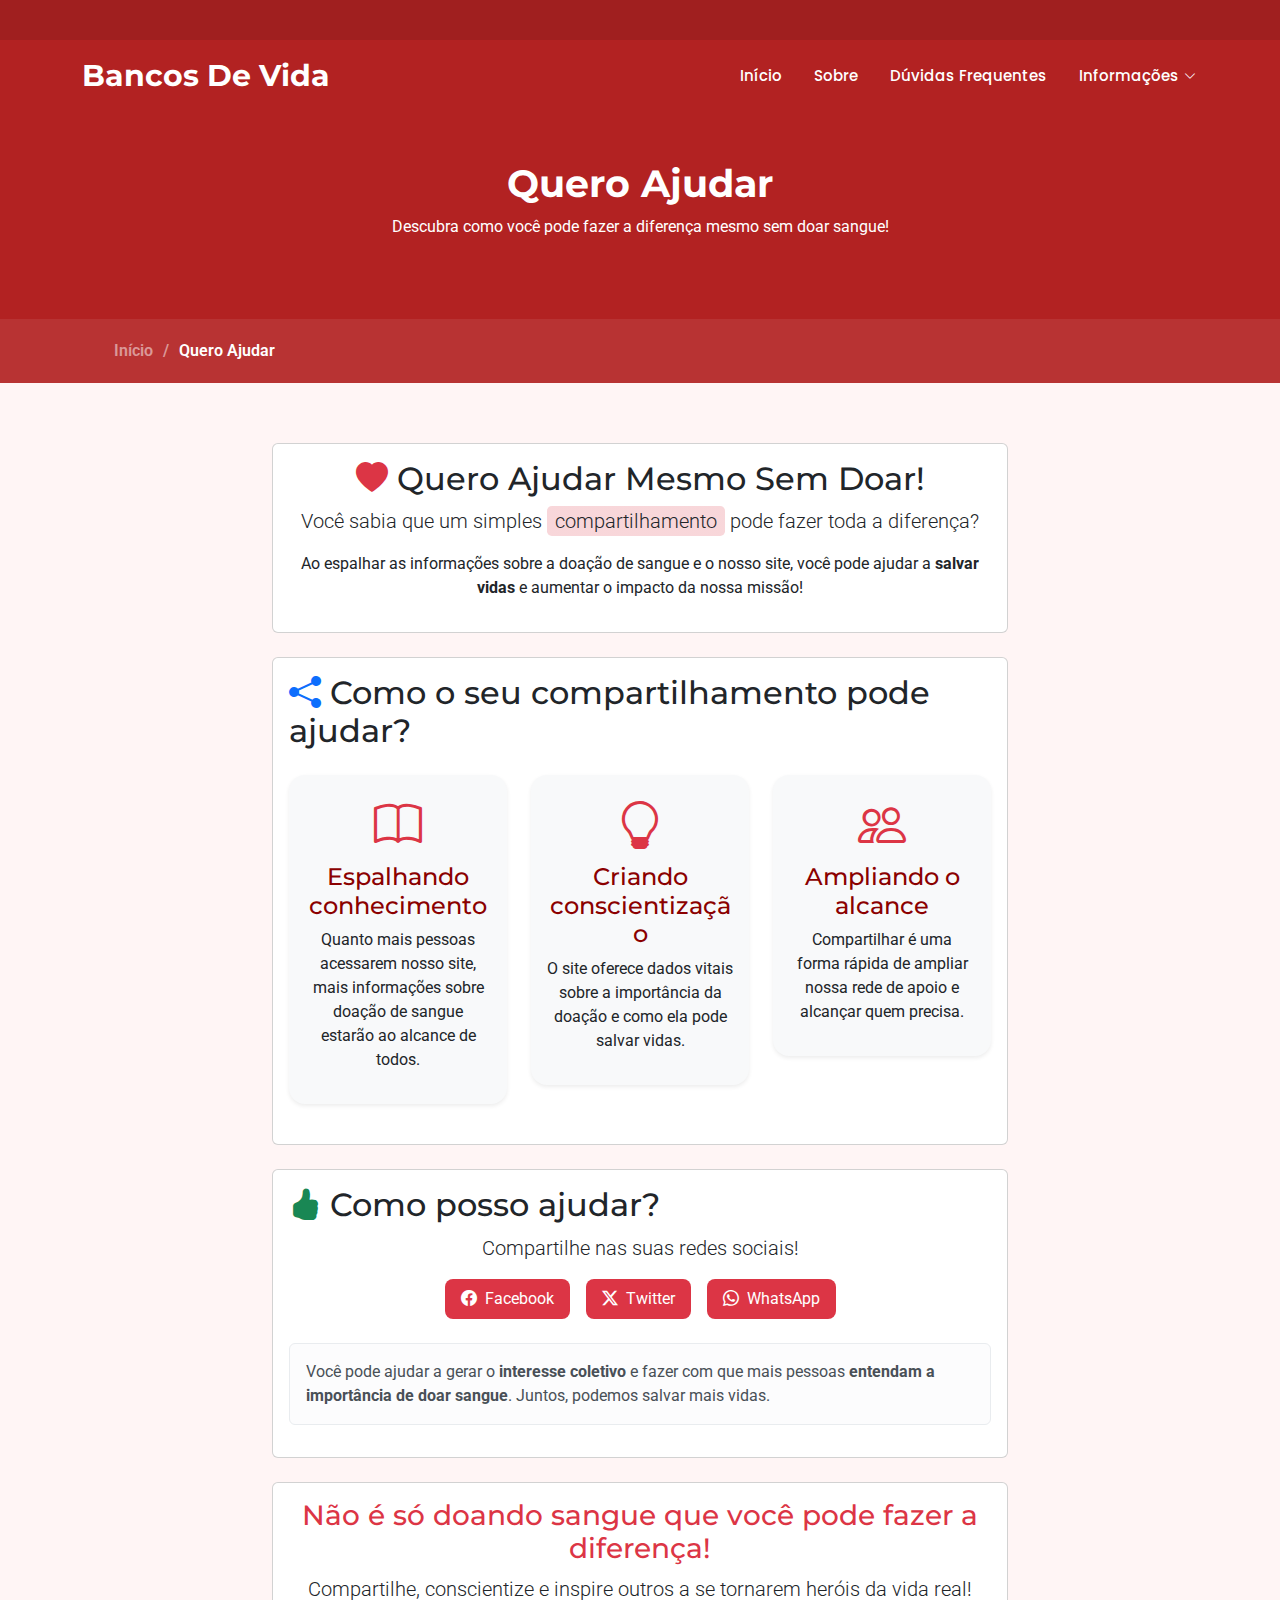
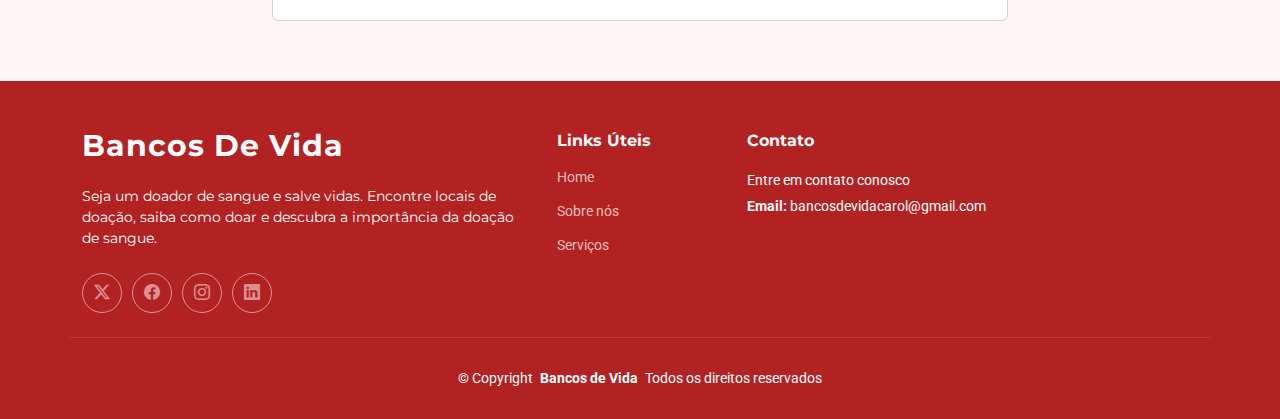
<file: quero-ajudar.html>
<!DOCTYPE html>
<html lang="pt-BR">

<head>
  <meta charset="utf-8">
  <meta content="width=device-width, initial-scale=1.0" name="viewport">
  <title>Quero Ajudar - Bancos de Vida</title>
  <meta name="description" content="Descubra como você pode ajudar mesmo sem doar sangue">
  <meta name="keywords" content="doação de sangue, compartilhar, ajuda, conscientização, voluntário">

  <!-- Favicons -->
  <link href="assets/img/favicon.png" rel="icon">
  <link href="assets/img/apple-touch-icon.png" rel="apple-touch-icon">

  <!-- Fonts -->
  <link href="https://fonts.googleapis.com" rel="preconnect">
  <link href="https://fonts.gstatic.com" rel="preconnect" crossorigin>
  <link href="https://fonts.googleapis.com/css2?family=Roboto:ital,wght@0,100;0,300;0,400;0,500;0,700;0,900;1,100;1,300;1,400;1,500;1,700;1,900&family=Montserrat:ital,wght@0,100;0,200;0,300;0,400;0,500;0,600;0,700;0,800;0,900;1,100;1,200;1,300;1,400;1,500;1,600;1,700;1,800;1,900&family=Poppins:ital,wght@0,100;0,200;0,300;0,400;0,500;0,600;0,700;0,800;0,900;1,100;1,200;1,300;1,400;1,500;1,600;1,700;1,800;1,900&display=swap" rel="stylesheet">

  <!-- Vendor CSS Files -->
  <link href="assets/vendor/bootstrap/css/bootstrap.min.css" rel="stylesheet">
  <link href="assets/vendor/bootstrap-icons/bootstrap-icons.css" rel="stylesheet">
  <link href="assets/vendor/aos/aos.css" rel="stylesheet">
  <link href="assets/vendor/glightbox/css/glightbox.min.css" rel="stylesheet">
  <link href="assets/vendor/swiper/swiper-bundle.min.css" rel="stylesheet">

  <!-- Main CSS File -->
  <link href="assets/css/main.css" rel="stylesheet">

  <style>
    .help-card {
      border: none;
      border-radius: 1rem;
      background-color: #f8f9fa;
      transition: transform 0.3s ease;
      margin-bottom: 1.5rem;
      box-shadow: 0 0.125rem 0.25rem rgba(0, 0, 0, 0.075);
    }
    
    .help-card:hover {
      transform: translateY(-5px);
      box-shadow: 0 0.5rem 1rem rgba(0, 0, 0, 0.15);
    }

    .help-icon {
      font-size: 3rem;
      color: #dc3545;
      margin-bottom: 1rem;
    }

    .share-button {
      background-color: #dc3545;
      color: white;
      border: none;
      padding: 0.5rem 1rem;
      border-radius: 0.5rem;
      transition: all 0.3s ease;
      text-decoration: none;
      display: inline-flex;
      align-items: center;
      gap: 0.5rem;
    }

    .share-button:hover {
      background-color: #bb2d3b;
      transform: translateY(-2px);
      color: white;
    }

    .highlight-text {
      background: linear-gradient(120deg, rgba(220, 53, 69, 0.2) 0%, rgba(220, 53, 69, 0.2) 100%);
      padding: 0.2rem 0.5rem;
      border-radius: 0.3rem;
    }
  </style>
</head>

<body class="blog-page">

  <header id="header" class="header fixed-top">
    <div class="topbar d-flex align-items-center">
      <div class="container d-flex justify-content-center justify-content-md-between">
        <div class="contact-info d-flex align-items-center">
        </div>
      </div>
    </div>

    <div class="branding d-flex align-items-cente">
      <div class="container position-relative d-flex align-items-center justify-content-between">
        <a href="index.html" class="logo d-flex align-items-center">
          <h1 class="sitename">Bancos De Vida</h1>
          <span>.</span>
        </a>

        <nav id="navmenu" class="navmenu">
          <ul>
            <li><a href="index.html">Início<br></a></li>
            <li><a href="index.html#about">Sobre</a></li>
            <li><a href="duvidasfrequentes.html">Dúvidas Frequentes</a></li>
            <li class="dropdown"><a href="#"><span>Informações</span> <i class="bi bi-chevron-down toggle-dropdown"></i></a>
              <ul>
                <li><a href="doacao-sangue.html">Requisitos para Doação</a></li>
                <li><a href="tipos-sanguineos.html">Tipos de Sangue</a></li>
                <li><a href="doacao-sangue.html">Processo de Doação</a></li>
              </ul>
          </ul>
          <i class="mobile-nav-toggle d-xl-none bi bi-list"></i>
        </nav>
      </div>
    </div>
  </header>

  <main id="main">
    <!-- ======= Page Title ======= -->
    <div class="page-title">
      <div class="heading">
        <div class="container">
          <div class="row d-flex justify-content-center text-center">
            <div class="col-lg-8">
              <h1>Quero Ajudar</h1>
              <p class="mb-0">Descubra como você pode fazer a diferença mesmo sem doar sangue!</p>
            </div>
          </div>
        </div>
      </div>
      <nav class="breadcrumbs">
        <div class="container">
          <ol>
            <li><a href="index.html">Início</a></li>
            <li class="current">Quero Ajudar</li>
          </ol>
        </div>
      </nav>
    </div>

    <!-- ======= Content Section ======= -->
    <section class="section">
      <div class="container">
        <div class="row">
          <div class="col-lg-8 offset-lg-2">
            
            <!-- Introdução -->
            <div class="card mb-4">
              <div class="card-body text-center">
                <h2 class="card-title">
                  <i class="bi bi-heart-fill text-danger"></i> Quero Ajudar Mesmo Sem Doar!
                </h2>
                <p class="lead">Você sabia que um simples <span class="highlight-text">compartilhamento</span> pode fazer toda a diferença?</p>
                <p>Ao espalhar as informações sobre a doação de sangue e o nosso site, você pode ajudar a <strong>salvar vidas</strong> e aumentar o impacto da nossa missão!</p>
              </div>
            </div>

            <!-- Como o Compartilhamento Ajuda -->
            <div class="card mb-4">
              <div class="card-body">
                <h2 class="card-title mb-4">
                  <i class="bi bi-share-fill text-primary"></i> Como o seu compartilhamento pode ajudar?
                </h2>
                <div class="row">
                  <div class="col-md-4">
                    <div class="help-card">
                      <div class="card-body text-center">
                        <i class="bi bi-book help-icon"></i>
                        <h4>Espalhando conhecimento</h4>
                        <p>Quanto mais pessoas acessarem nosso site, mais informações sobre doação de sangue estarão ao alcance de todos.</p>
                      </div>
                    </div>
                  </div>
                  <div class="col-md-4">
                    <div class="help-card">
                      <div class="card-body text-center">
                        <i class="bi bi-lightbulb help-icon"></i>
                        <h4>Criando conscientização</h4>
                        <p>O site oferece dados vitais sobre a importância da doação e como ela pode salvar vidas.</p>
                      </div>
                    </div>
                  </div>
                  <div class="col-md-4">
                    <div class="help-card">
                      <div class="card-body text-center">
                        <i class="bi bi-people help-icon"></i>
                        <h4>Ampliando o alcance</h4>
                        <p>Compartilhar é uma forma rápida de ampliar nossa rede de apoio e alcançar quem precisa.</p>
                      </div>
                    </div>
                  </div>
                </div>
              </div>
            </div>

            <!-- Como Posso Ajudar -->
            <div class="card mb-4">
              <div class="card-body">
                <h2 class="card-title">
                  <i class="bi bi-hand-thumbs-up-fill text-success"></i> Como posso ajudar?
                </h2>
                <div class="text-center mb-4">
                  <p class="lead">Compartilhe nas suas redes sociais!</p>
                  <div class="d-flex justify-content-center gap-3">
                    <a href="#" class="share-button">
                      <i class="bi bi-facebook"></i>
                      Facebook
                    </a>
                    <a href="#" class="share-button">
                      <i class="bi bi-twitter-x"></i>
                      Twitter
                    </a>
                    <a href="#" class="share-button">
                      <i class="bi bi-whatsapp"></i>
                      WhatsApp
                    </a>
                  </div>
                </div>
                <div class="alert alert-light">
                  <p class="mb-0">Você pode ajudar a gerar o <strong>interesse coletivo</strong> e fazer com que mais pessoas <strong>entendam a importância de doar sangue</strong>. Juntos, podemos salvar mais vidas.</p>
                </div>
              </div>
            </div>

            <!-- Mensagem Final -->
            <div class="card">
              <div class="card-body text-center">
                <h3 class="text-danger">Não é só doando sangue que você pode fazer a diferença!</h3>
                <p class="lead mb-0">Compartilhe, conscientize e inspire outros a se tornarem heróis da vida real!</p>
              </div>
            </div>

          </div>
        </div>
      </div>
    </section>

  </main>

  <footer id="footer" class="footer accent-background">
    <div class="container footer-top">
      <div class="row gy-4">
        <div class="col-lg-5 col-md-12 footer-about">
          <a href="index.html" class="logo d-flex align-items-center">
            <span class="sitename">Bancos De Vida</span>
          </a>
          <p>Seja um doador de sangue e salve vidas. Encontre locais de doação, saiba como doar e descubra a importância da doação de sangue.</p>
          <div class="social-links d-flex mt-4">
            <a href=""><i class="bi bi-twitter-x"></i></a>
            <a href=""><i class="bi bi-facebook"></i></a>
            <a href=""><i class="bi bi-instagram"></i></a>
            <a href=""><i class="bi bi-linkedin"></i></a>
          </div>
        </div>

        <div class="col-lg-2 col-6 footer-links">
          <h4>Links Úteis</h4>
          <ul>
            <li><a href="index.html">Home</a></li>
            <li><a href="index.html#about">Sobre nós</a></li>
            <li><a href="index.html#services">Serviços</a></li>
            <!-- <li><a href="#">Termos de serviço</a></li>
            <li><a href="#">Política de privacidade</a></li> -->
          </ul>
        </div>

        <div class="col-lg-3 col-md-12 footer-contact text-center text-md-start">
          <h4>Contato</h4>
          <p>Entre em contato conosco</p>
          <p><strong>Email:</strong> <span>bancosdevidacarol@gmail.com</span></p>
        </div>
      </div>
    </div>

    <div class="container copyright text-center mt-4">
      <p>© <span>Copyright</span> <strong class="px-1 sitename">Bancos de Vida</strong> <span>Todos os direitos reservados</span></p>
    </div>
  </footer>

  <!-- Scroll Top -->
  <a href="#" id="scroll-top" class="scroll-top d-flex align-items-center justify-content-center"><i class="bi bi-arrow-up-short"></i></a>

  <!-- Preloader -->
  <div id="preloader"></div>

  <!-- Vendor JS Files -->
  <script src="assets/vendor/bootstrap/js/bootstrap.bundle.min.js"></script>
  <script src="assets/vendor/php-email-form/validate.js"></script>
  <script src="assets/vendor/aos/aos.js"></script>
  <script src="assets/vendor/glightbox/js/glightbox.min.js"></script>
  <script src="assets/vendor/swiper/swiper-bundle.min.js"></script>
  <script src="assets/vendor/purecounter/purecounter_vanilla.js"></script>
  <script src="assets/vendor/imagesloaded/imagesloaded.pkgd.min.js"></script>
  <script src="assets/vendor/isotope-layout/isotope.pkgd.min.js"></script>

  <!-- Main JS File -->
  <script src="assets/js/main.js"></script>

</body>

</html>
</file>
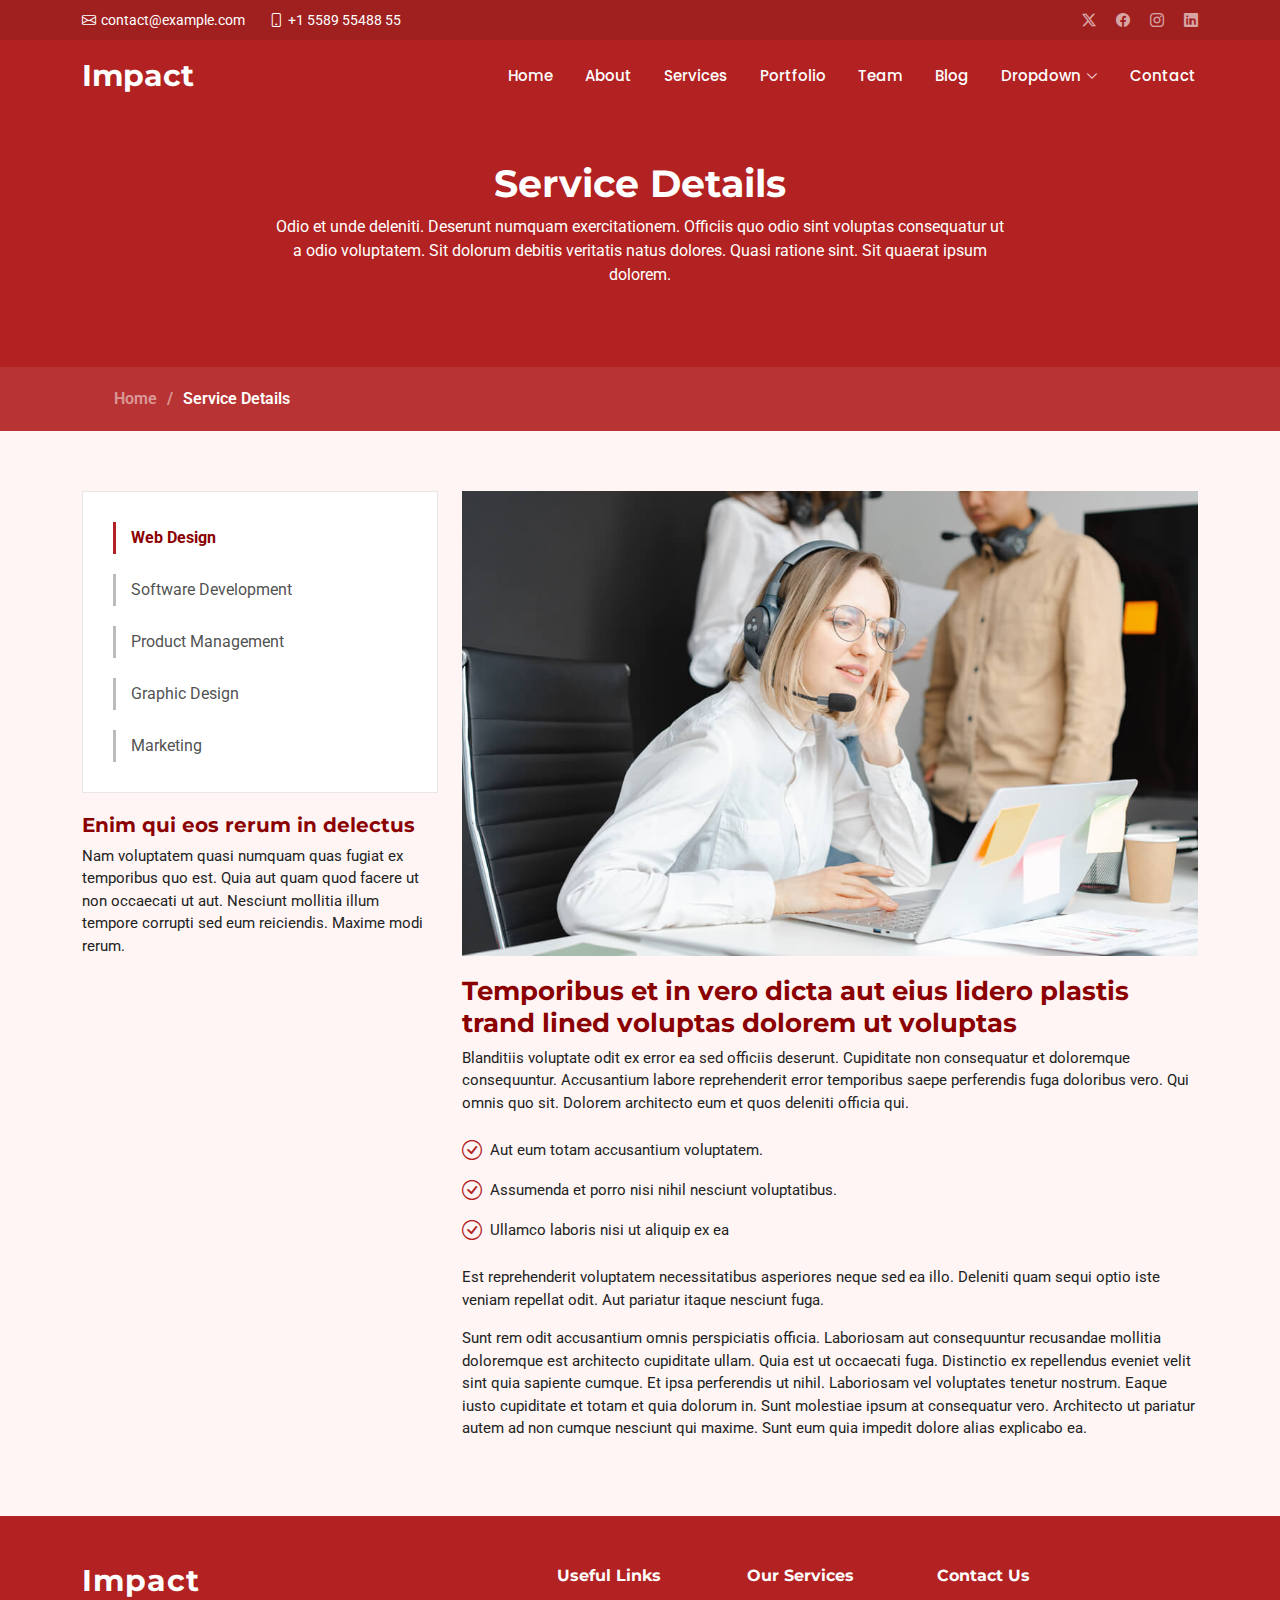
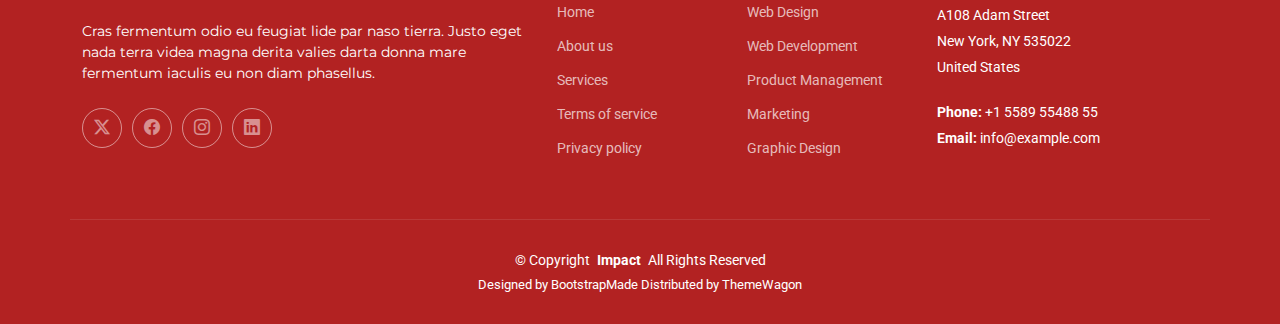
<file: service-details.html>
<!DOCTYPE html>
<html lang="en">

<head>
  <meta charset="utf-8">
  <meta content="width=device-width, initial-scale=1.0" name="viewport">
  <title>Service Details - Impact Bootstrap Template</title>
  <meta name="description" content="">
  <meta name="keywords" content="">

  <!-- Favicons -->
  <link href="assets/img/favicon.png" rel="icon">
  <link href="assets/img/apple-touch-icon.png" rel="apple-touch-icon">

  <!-- Fonts -->
  <link href="https://fonts.googleapis.com" rel="preconnect">
  <link href="https://fonts.gstatic.com" rel="preconnect" crossorigin>
  <link href="https://fonts.googleapis.com/css2?family=Roboto:ital,wght@0,100;0,300;0,400;0,500;0,700;0,900;1,100;1,300;1,400;1,500;1,700;1,900&family=Montserrat:ital,wght@0,100;0,200;0,300;0,400;0,500;0,600;0,700;0,800;0,900;1,100;1,200;1,300;1,400;1,500;1,600;1,700;1,800;1,900&family=Poppins:ital,wght@0,100;0,200;0,300;0,400;0,500;0,600;0,700;0,800;0,900;1,100;1,200;1,300;1,400;1,500;1,600;1,700;1,800;1,900&display=swap" rel="stylesheet">

  <!-- Vendor CSS Files -->
  <link href="assets/vendor/bootstrap/css/bootstrap.min.css" rel="stylesheet">
  <link href="assets/vendor/bootstrap-icons/bootstrap-icons.css" rel="stylesheet">
  <link href="assets/vendor/aos/aos.css" rel="stylesheet">
  <link href="assets/vendor/glightbox/css/glightbox.min.css" rel="stylesheet">
  <link href="assets/vendor/swiper/swiper-bundle.min.css" rel="stylesheet">

  <!-- Main CSS File -->
  <link href="assets/css/main.css" rel="stylesheet">

  <!-- =======================================================
  * Template Name: Impact
  * Template URL: https://bootstrapmade.com/impact-bootstrap-business-website-template/
  * Updated: Aug 07 2024 with Bootstrap v5.3.3
  * Author: BootstrapMade.com
  * License: https://bootstrapmade.com/license/
  ======================================================== -->
</head>

<body class="service-details-page">

  <header id="header" class="header fixed-top">

    <div class="topbar d-flex align-items-center">
      <div class="container d-flex justify-content-center justify-content-md-between">
        <div class="contact-info d-flex align-items-center">
          <i class="bi bi-envelope d-flex align-items-center"><a href="mailto:contact@example.com">contact@example.com</a></i>
          <i class="bi bi-phone d-flex align-items-center ms-4"><span>+1 5589 55488 55</span></i>
        </div>
        <div class="social-links d-none d-md-flex align-items-center">
          <a href="#" class="twitter"><i class="bi bi-twitter-x"></i></a>
          <a href="#" class="facebook"><i class="bi bi-facebook"></i></a>
          <a href="#" class="instagram"><i class="bi bi-instagram"></i></a>
          <a href="#" class="linkedin"><i class="bi bi-linkedin"></i></a>
        </div>
      </div>
    </div><!-- End Top Bar -->

    <div class="branding d-flex align-items-cente">

      <div class="container position-relative d-flex align-items-center justify-content-between">
        <a href="index.html" class="logo d-flex align-items-center">
          <!-- Uncomment the line below if you also wish to use an image logo -->
          <!-- <img src="assets/img/logo.png" alt=""> -->
          <h1 class="sitename">Impact</h1>
          <span>.</span>
        </a>

        <nav id="navmenu" class="navmenu">
          <ul>
            <li><a href="#hero">Home<br></a></li>
            <li><a href="#about">About</a></li>
            <li><a href="#services">Services</a></li>
            <li><a href="#portfolio">Portfolio</a></li>
            <li><a href="#team">Team</a></li>
            <li><a href="blog.html">Blog</a></li>
            <li class="dropdown"><a href="#"><span>Dropdown</span> <i class="bi bi-chevron-down toggle-dropdown"></i></a>
              <ul>
                <li><a href="#">Dropdown 1</a></li>
                <li class="dropdown"><a href="#"><span>Deep Dropdown</span> <i class="bi bi-chevron-down toggle-dropdown"></i></a>
                  <ul>
                    <li><a href="#">Deep Dropdown 1</a></li>
                    <li><a href="#">Deep Dropdown 2</a></li>
                    <li><a href="#">Deep Dropdown 3</a></li>
                    <li><a href="#">Deep Dropdown 4</a></li>
                    <li><a href="#">Deep Dropdown 5</a></li>
                  </ul>
                </li>
                <li><a href="#">Dropdown 2</a></li>
                <li><a href="#">Dropdown 3</a></li>
                <li><a href="#">Dropdown 4</a></li>
              </ul>
            </li>
            <li><a href="#contact">Contact</a></li>
          </ul>
          <i class="mobile-nav-toggle d-xl-none bi bi-list"></i>
        </nav>

      </div>

    </div>

  </header>

  <main class="main">

    <!-- Page Title -->
    <div class="page-title">
      <div class="heading">
        <div class="container">
          <div class="row d-flex justify-content-center text-center">
            <div class="col-lg-8">
              <h1>Service Details</h1>
              <p class="mb-0">Odio et unde deleniti. Deserunt numquam exercitationem. Officiis quo odio sint voluptas consequatur ut a odio voluptatem. Sit dolorum debitis veritatis natus dolores. Quasi ratione sint. Sit quaerat ipsum dolorem.</p>
            </div>
          </div>
        </div>
      </div>
      <nav class="breadcrumbs">
        <div class="container">
          <ol>
            <li><a href="index.html">Home</a></li>
            <li class="current">Service Details</li>
          </ol>
        </div>
      </nav>
    </div><!-- End Page Title -->

    <!-- Service Details Section -->
    <section id="service-details" class="service-details section">

      <div class="container">

        <div class="row gy-4">

          <div class="col-lg-4" data-aos="fade-up" data-aos-delay="100">
            <div class="services-list">
              <a href="#" class="active">Web Design</a>
              <a href="#">Software Development</a>
              <a href="#">Product Management</a>
              <a href="#">Graphic Design</a>
              <a href="#">Marketing</a>
            </div>

            <h4>Enim qui eos rerum in delectus</h4>
            <p>Nam voluptatem quasi numquam quas fugiat ex temporibus quo est. Quia aut quam quod facere ut non occaecati ut aut. Nesciunt mollitia illum tempore corrupti sed eum reiciendis. Maxime modi rerum.</p>
          </div>

          <div class="col-lg-8" data-aos="fade-up" data-aos-delay="200">
            <img src="assets/img/services.jpg" alt="" class="img-fluid services-img">
            <h3>Temporibus et in vero dicta aut eius lidero plastis trand lined voluptas dolorem ut voluptas</h3>
            <p>
              Blanditiis voluptate odit ex error ea sed officiis deserunt. Cupiditate non consequatur et doloremque consequuntur. Accusantium labore reprehenderit error temporibus saepe perferendis fuga doloribus vero. Qui omnis quo sit. Dolorem architecto eum et quos deleniti officia qui.
            </p>
            <ul>
              <li><i class="bi bi-check-circle"></i> <span>Aut eum totam accusantium voluptatem.</span></li>
              <li><i class="bi bi-check-circle"></i> <span>Assumenda et porro nisi nihil nesciunt voluptatibus.</span></li>
              <li><i class="bi bi-check-circle"></i> <span>Ullamco laboris nisi ut aliquip ex ea</span></li>
            </ul>
            <p>
              Est reprehenderit voluptatem necessitatibus asperiores neque sed ea illo. Deleniti quam sequi optio iste veniam repellat odit. Aut pariatur itaque nesciunt fuga.
            </p>
            <p>
              Sunt rem odit accusantium omnis perspiciatis officia. Laboriosam aut consequuntur recusandae mollitia doloremque est architecto cupiditate ullam. Quia est ut occaecati fuga. Distinctio ex repellendus eveniet velit sint quia sapiente cumque. Et ipsa perferendis ut nihil. Laboriosam vel voluptates tenetur nostrum. Eaque iusto cupiditate et totam et quia dolorum in. Sunt molestiae ipsum at consequatur vero. Architecto ut pariatur autem ad non cumque nesciunt qui maxime. Sunt eum quia impedit dolore alias explicabo ea.
            </p>
          </div>

        </div>

      </div>

    </section><!-- /Service Details Section -->

  </main>

  <footer id="footer" class="footer accent-background">

    <div class="container footer-top">
      <div class="row gy-4">
        <div class="col-lg-5 col-md-12 footer-about">
          <a href="index.html" class="logo d-flex align-items-center">
            <span class="sitename">Impact</span>
          </a>
          <p>Cras fermentum odio eu feugiat lide par naso tierra. Justo eget nada terra videa magna derita valies darta donna mare fermentum iaculis eu non diam phasellus.</p>
          <div class="social-links d-flex mt-4">
            <a href=""><i class="bi bi-twitter-x"></i></a>
            <a href=""><i class="bi bi-facebook"></i></a>
            <a href=""><i class="bi bi-instagram"></i></a>
            <a href=""><i class="bi bi-linkedin"></i></a>
          </div>
        </div>

        <div class="col-lg-2 col-6 footer-links">
          <h4>Useful Links</h4>
          <ul>
            <li><a href="#">Home</a></li>
            <li><a href="#">About us</a></li>
            <li><a href="#">Services</a></li>
            <li><a href="#">Terms of service</a></li>
            <li><a href="#">Privacy policy</a></li>
          </ul>
        </div>

        <div class="col-lg-2 col-6 footer-links">
          <h4>Our Services</h4>
          <ul>
            <li><a href="#">Web Design</a></li>
            <li><a href="#">Web Development</a></li>
            <li><a href="#">Product Management</a></li>
            <li><a href="#">Marketing</a></li>
            <li><a href="#">Graphic Design</a></li>
          </ul>
        </div>

        <div class="col-lg-3 col-md-12 footer-contact text-center text-md-start">
          <h4>Contact Us</h4>
          <p>A108 Adam Street</p>
          <p>New York, NY 535022</p>
          <p>United States</p>
          <p class="mt-4"><strong>Phone:</strong> <span>+1 5589 55488 55</span></p>
          <p><strong>Email:</strong> <span>info@example.com</span></p>
        </div>

      </div>
    </div>

    <div class="container copyright text-center mt-4">
      <p>© <span>Copyright</span> <strong class="px-1 sitename">Impact</strong> <span>All Rights Reserved</span></p>
      <div class="credits">
        <!-- All the links in the footer should remain intact. -->
        <!-- You can delete the links only if you've purchased the pro version. -->
        <!-- Licensing information: https://bootstrapmade.com/license/ -->
        <!-- Purchase the pro version with working PHP/AJAX contact form: [buy-url] -->
        Designed by <a href="https://bootstrapmade.com/">BootstrapMade</a> Distributed by <a href="https://themewagon.com">ThemeWagon</a>
      </div>
    </div>

  </footer>

  <!-- Scroll Top -->
  <a href="#" id="scroll-top" class="scroll-top d-flex align-items-center justify-content-center"><i class="bi bi-arrow-up-short"></i></a>

  <!-- Preloader -->
  <div id="preloader"></div>

  <!-- Vendor JS Files -->
  <script src="assets/vendor/bootstrap/js/bootstrap.bundle.min.js"></script>
  <script src="assets/vendor/php-email-form/validate.js"></script>
  <script src="assets/vendor/aos/aos.js"></script>
  <script src="assets/vendor/glightbox/js/glightbox.min.js"></script>
  <script src="assets/vendor/swiper/swiper-bundle.min.js"></script>
  <script src="assets/vendor/purecounter/purecounter_vanilla.js"></script>
  <script src="assets/vendor/imagesloaded/imagesloaded.pkgd.min.js"></script>
  <script src="assets/vendor/isotope-layout/isotope.pkgd.min.js"></script>

  <!-- Main JS File -->
  <script src="assets/js/main.js"></script>

</body>

</html>
</file>
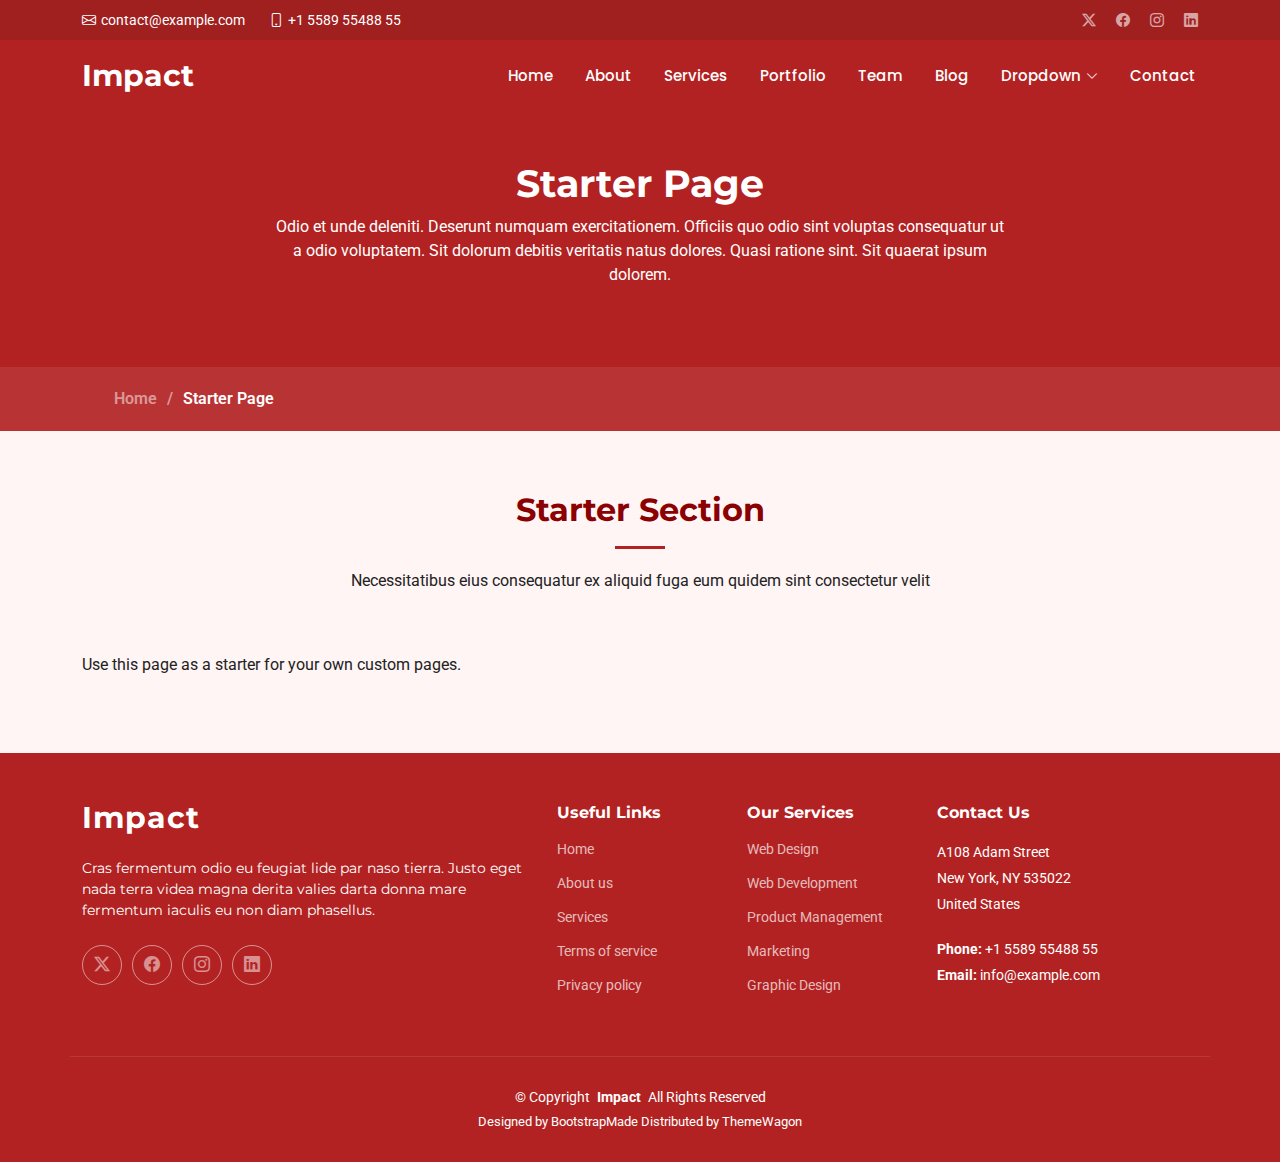
<file: starter-page.html>
<!DOCTYPE html>
<html lang="en">

<head>
  <meta charset="utf-8">
  <meta content="width=device-width, initial-scale=1.0" name="viewport">
  <title>Starter Page - Impact Bootstrap Template</title>
  <meta name="description" content="">
  <meta name="keywords" content="">

  <!-- Favicons -->
  <link href="assets/img/favicon.png" rel="icon">
  <link href="assets/img/apple-touch-icon.png" rel="apple-touch-icon">

  <!-- Fonts -->
  <link href="https://fonts.googleapis.com" rel="preconnect">
  <link href="https://fonts.gstatic.com" rel="preconnect" crossorigin>
  <link href="https://fonts.googleapis.com/css2?family=Roboto:ital,wght@0,100;0,300;0,400;0,500;0,700;0,900;1,100;1,300;1,400;1,500;1,700;1,900&family=Montserrat:ital,wght@0,100;0,200;0,300;0,400;0,500;0,600;0,700;0,800;0,900;1,100;1,200;1,300;1,400;1,500;1,600;1,700;1,800;1,900&family=Poppins:ital,wght@0,100;0,200;0,300;0,400;0,500;0,600;0,700;0,800;0,900;1,100;1,200;1,300;1,400;1,500;1,600;1,700;1,800;1,900&display=swap" rel="stylesheet">

  <!-- Vendor CSS Files -->
  <link href="assets/vendor/bootstrap/css/bootstrap.min.css" rel="stylesheet">
  <link href="assets/vendor/bootstrap-icons/bootstrap-icons.css" rel="stylesheet">
  <link href="assets/vendor/aos/aos.css" rel="stylesheet">
  <link href="assets/vendor/glightbox/css/glightbox.min.css" rel="stylesheet">
  <link href="assets/vendor/swiper/swiper-bundle.min.css" rel="stylesheet">

  <!-- Main CSS File -->
  <link href="assets/css/main.css" rel="stylesheet">

  <!-- =======================================================
  * Template Name: Impact
  * Template URL: https://bootstrapmade.com/impact-bootstrap-business-website-template/
  * Updated: Aug 07 2024 with Bootstrap v5.3.3
  * Author: BootstrapMade.com
  * License: https://bootstrapmade.com/license/
  ======================================================== -->
</head>

<body class="starter-page-page">

  <header id="header" class="header fixed-top">

    <div class="topbar d-flex align-items-center">
      <div class="container d-flex justify-content-center justify-content-md-between">
        <div class="contact-info d-flex align-items-center">
          <i class="bi bi-envelope d-flex align-items-center"><a href="mailto:contact@example.com">contact@example.com</a></i>
          <i class="bi bi-phone d-flex align-items-center ms-4"><span>+1 5589 55488 55</span></i>
        </div>
        <div class="social-links d-none d-md-flex align-items-center">
          <a href="#" class="twitter"><i class="bi bi-twitter-x"></i></a>
          <a href="#" class="facebook"><i class="bi bi-facebook"></i></a>
          <a href="#" class="instagram"><i class="bi bi-instagram"></i></a>
          <a href="#" class="linkedin"><i class="bi bi-linkedin"></i></a>
        </div>
      </div>
    </div><!-- End Top Bar -->

    <div class="branding d-flex align-items-cente">

      <div class="container position-relative d-flex align-items-center justify-content-between">
        <a href="index.html" class="logo d-flex align-items-center">
          <!-- Uncomment the line below if you also wish to use an image logo -->
          <!-- <img src="assets/img/logo.png" alt=""> -->
          <h1 class="sitename">Impact</h1>
          <span>.</span>
        </a>

        <nav id="navmenu" class="navmenu">
          <ul>
            <li><a href="#hero">Home<br></a></li>
            <li><a href="#about">About</a></li>
            <li><a href="#services">Services</a></li>
            <li><a href="#portfolio">Portfolio</a></li>
            <li><a href="#team">Team</a></li>
            <li><a href="blog.html">Blog</a></li>
            <li class="dropdown"><a href="#"><span>Dropdown</span> <i class="bi bi-chevron-down toggle-dropdown"></i></a>
              <ul>
                <li><a href="#">Dropdown 1</a></li>
                <li class="dropdown"><a href="#"><span>Deep Dropdown</span> <i class="bi bi-chevron-down toggle-dropdown"></i></a>
                  <ul>
                    <li><a href="#">Deep Dropdown 1</a></li>
                    <li><a href="#">Deep Dropdown 2</a></li>
                    <li><a href="#">Deep Dropdown 3</a></li>
                    <li><a href="#">Deep Dropdown 4</a></li>
                    <li><a href="#">Deep Dropdown 5</a></li>
                  </ul>
                </li>
                <li><a href="#">Dropdown 2</a></li>
                <li><a href="#">Dropdown 3</a></li>
                <li><a href="#">Dropdown 4</a></li>
              </ul>
            </li>
            <li><a href="#contact">Contact</a></li>
          </ul>
          <i class="mobile-nav-toggle d-xl-none bi bi-list"></i>
        </nav>

      </div>

    </div>

  </header>

  <main class="main">

    <!-- Page Title -->
    <div class="page-title">
      <div class="heading">
        <div class="container">
          <div class="row d-flex justify-content-center text-center">
            <div class="col-lg-8">
              <h1>Starter Page</h1>
              <p class="mb-0">Odio et unde deleniti. Deserunt numquam exercitationem. Officiis quo odio sint voluptas consequatur ut a odio voluptatem. Sit dolorum debitis veritatis natus dolores. Quasi ratione sint. Sit quaerat ipsum dolorem.</p>
            </div>
          </div>
        </div>
      </div>
      <nav class="breadcrumbs">
        <div class="container">
          <ol>
            <li><a href="index.html">Home</a></li>
            <li class="current">Starter Page</li>
          </ol>
        </div>
      </nav>
    </div><!-- End Page Title -->

    <!-- Starter Section Section -->
    <section id="starter-section" class="starter-section section">

      <!-- Section Title -->
      <div class="container section-title" data-aos="fade-up">
        <h2>Starter Section</h2>
        <p>Necessitatibus eius consequatur ex aliquid fuga eum quidem sint consectetur velit</p>
      </div><!-- End Section Title -->

      <div class="container" data-aos="fade-up">
        <p>Use this page as a starter for your own custom pages.</p>
      </div>

    </section><!-- /Starter Section Section -->

  </main>

  <footer id="footer" class="footer accent-background">

    <div class="container footer-top">
      <div class="row gy-4">
        <div class="col-lg-5 col-md-12 footer-about">
          <a href="index.html" class="logo d-flex align-items-center">
            <span class="sitename">Impact</span>
          </a>
          <p>Cras fermentum odio eu feugiat lide par naso tierra. Justo eget nada terra videa magna derita valies darta donna mare fermentum iaculis eu non diam phasellus.</p>
          <div class="social-links d-flex mt-4">
            <a href=""><i class="bi bi-twitter-x"></i></a>
            <a href=""><i class="bi bi-facebook"></i></a>
            <a href=""><i class="bi bi-instagram"></i></a>
            <a href=""><i class="bi bi-linkedin"></i></a>
          </div>
        </div>

        <div class="col-lg-2 col-6 footer-links">
          <h4>Useful Links</h4>
          <ul>
            <li><a href="#">Home</a></li>
            <li><a href="#">About us</a></li>
            <li><a href="#">Services</a></li>
            <li><a href="#">Terms of service</a></li>
            <li><a href="#">Privacy policy</a></li>
          </ul>
        </div>

        <div class="col-lg-2 col-6 footer-links">
          <h4>Our Services</h4>
          <ul>
            <li><a href="#">Web Design</a></li>
            <li><a href="#">Web Development</a></li>
            <li><a href="#">Product Management</a></li>
            <li><a href="#">Marketing</a></li>
            <li><a href="#">Graphic Design</a></li>
          </ul>
        </div>

        <div class="col-lg-3 col-md-12 footer-contact text-center text-md-start">
          <h4>Contact Us</h4>
          <p>A108 Adam Street</p>
          <p>New York, NY 535022</p>
          <p>United States</p>
          <p class="mt-4"><strong>Phone:</strong> <span>+1 5589 55488 55</span></p>
          <p><strong>Email:</strong> <span>info@example.com</span></p>
        </div>

      </div>
    </div>

    <div class="container copyright text-center mt-4">
      <p>© <span>Copyright</span> <strong class="px-1 sitename">Impact</strong> <span>All Rights Reserved</span></p>
      <div class="credits">
        <!-- All the links in the footer should remain intact. -->
        <!-- You can delete the links only if you've purchased the pro version. -->
        <!-- Licensing information: https://bootstrapmade.com/license/ -->
        <!-- Purchase the pro version with working PHP/AJAX contact form: [buy-url] -->
        Designed by <a href="https://bootstrapmade.com/">BootstrapMade</a> Distributed by <a href="https://themewagon.com">ThemeWagon</a>
      </div>
    </div>

  </footer>

  <!-- Scroll Top -->
  <a href="#" id="scroll-top" class="scroll-top d-flex align-items-center justify-content-center"><i class="bi bi-arrow-up-short"></i></a>

  <!-- Preloader -->
  <div id="preloader"></div>

  <!-- Vendor JS Files -->
  <script src="assets/vendor/bootstrap/js/bootstrap.bundle.min.js"></script>
  <script src="assets/vendor/php-email-form/validate.js"></script>
  <script src="assets/vendor/aos/aos.js"></script>
  <script src="assets/vendor/glightbox/js/glightbox.min.js"></script>
  <script src="assets/vendor/swiper/swiper-bundle.min.js"></script>
  <script src="assets/vendor/purecounter/purecounter_vanilla.js"></script>
  <script src="assets/vendor/imagesloaded/imagesloaded.pkgd.min.js"></script>
  <script src="assets/vendor/isotope-layout/isotope.pkgd.min.js"></script>

  <!-- Main JS File -->
  <script src="assets/js/main.js"></script>

</body>

</html>
</file>
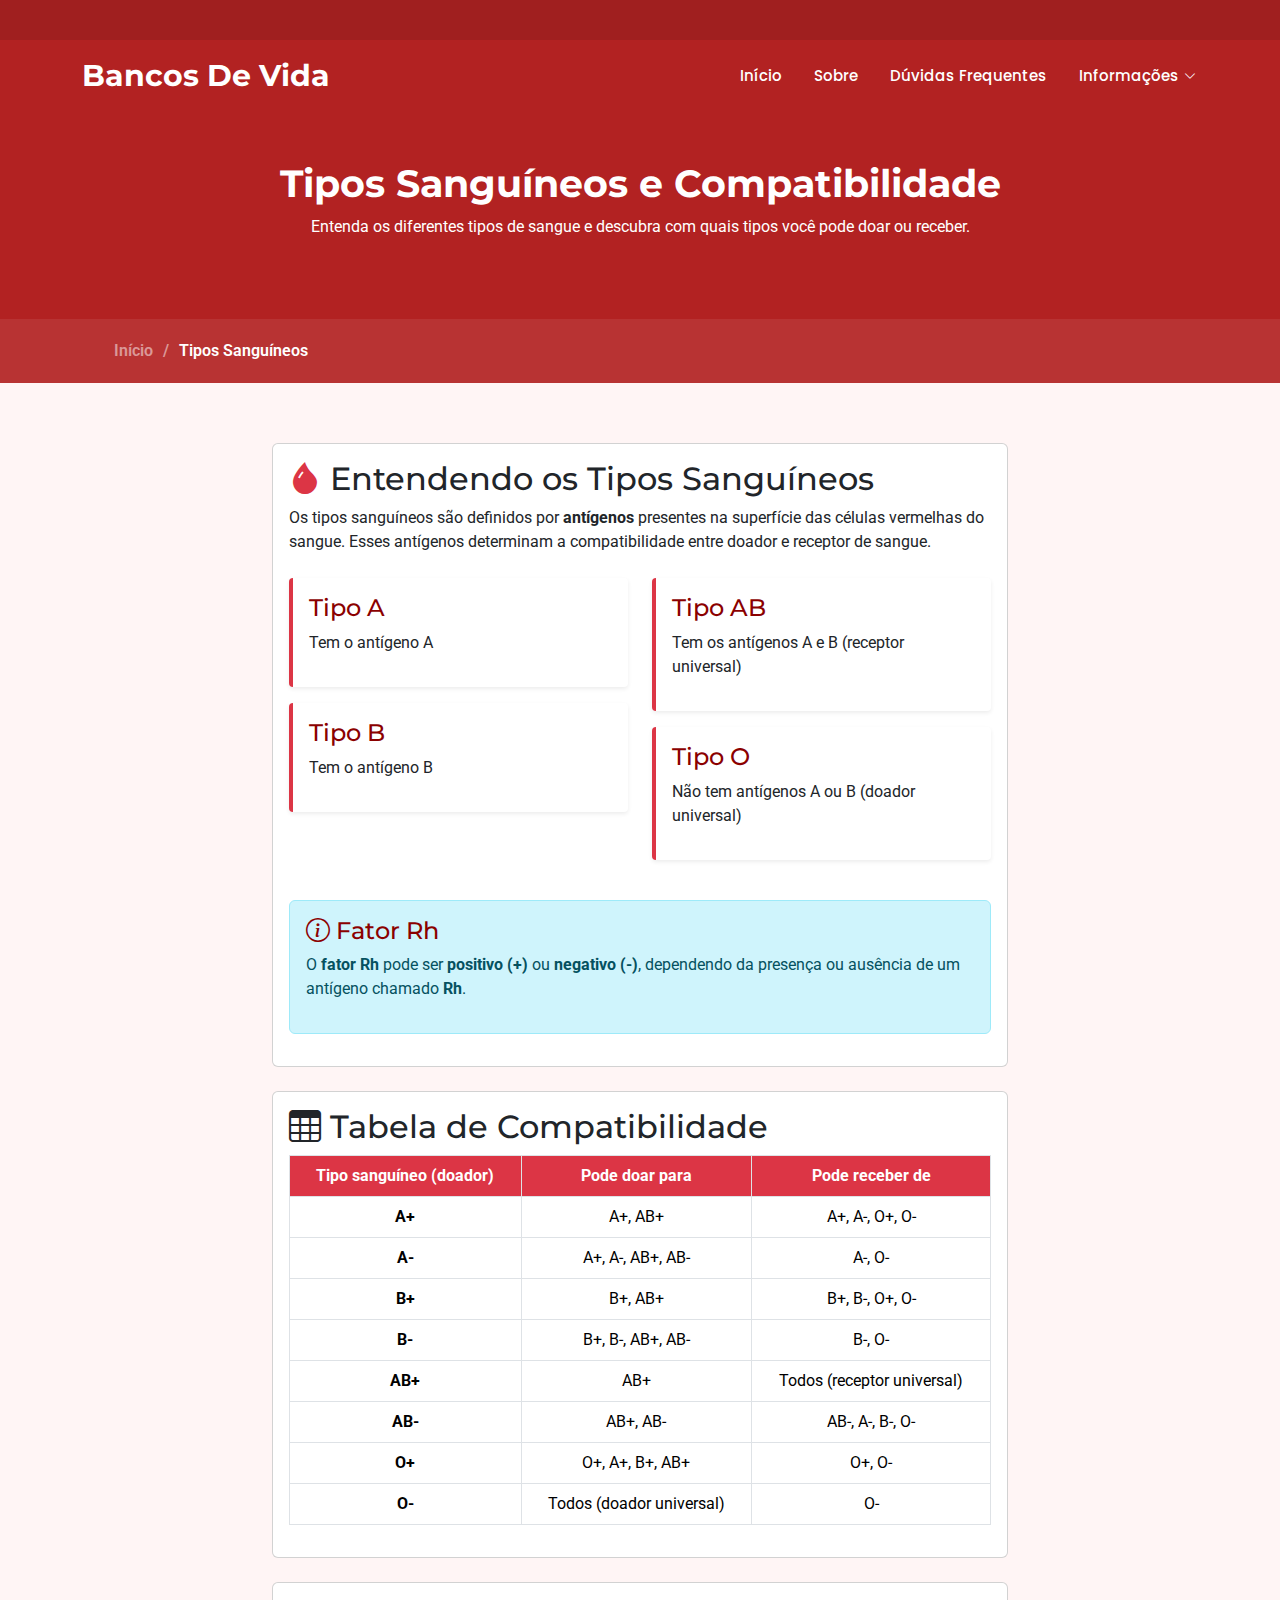
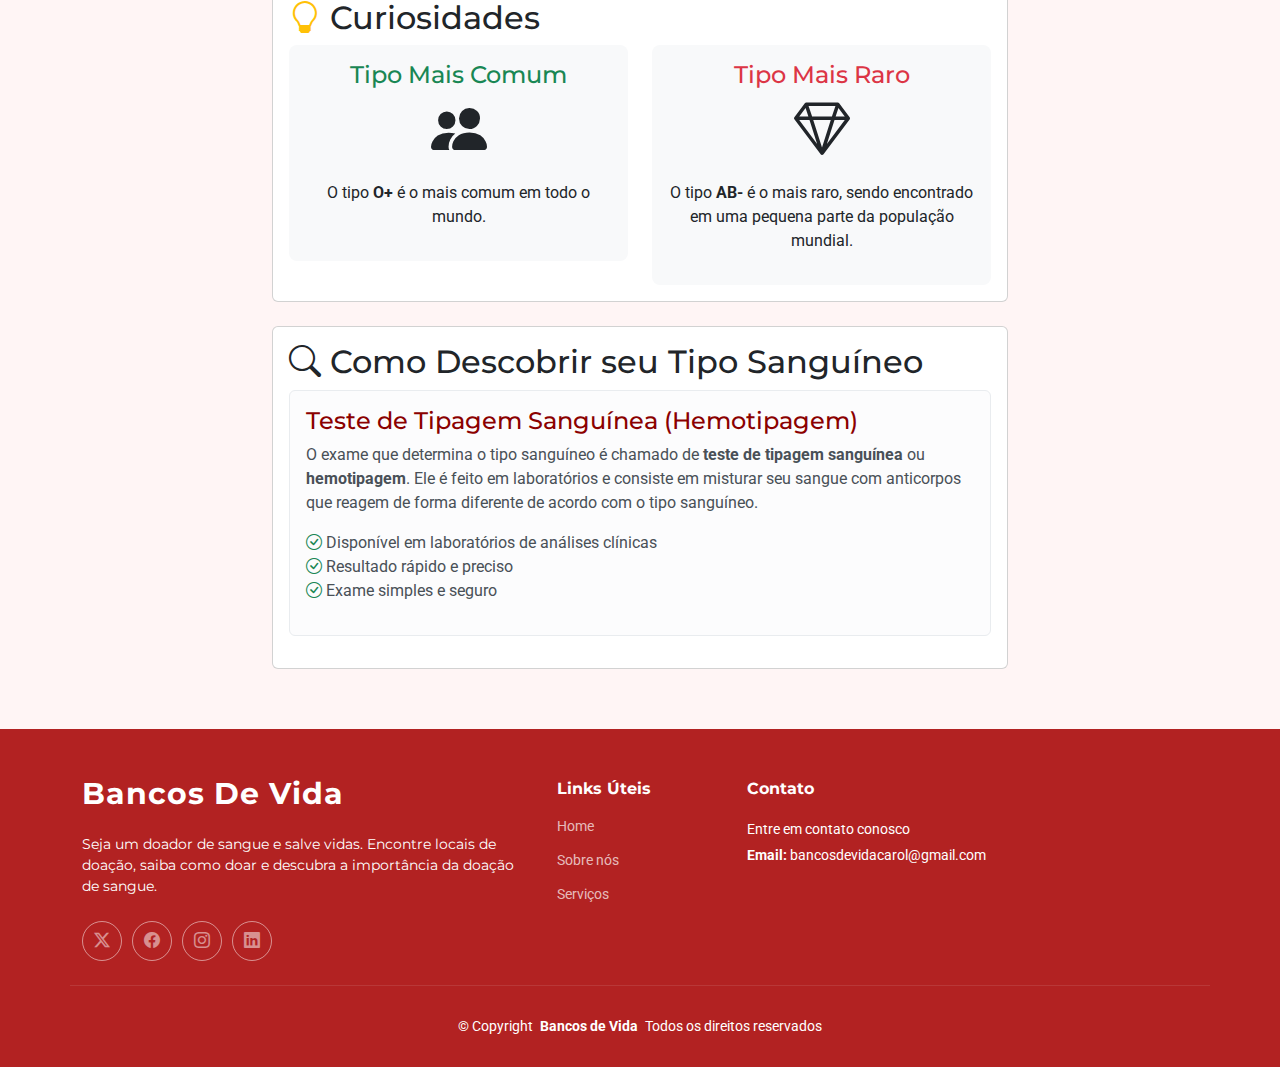
<file: tipos-sanguineos.html>
<!DOCTYPE html>
<html lang="pt-BR">

<head>
  <meta charset="utf-8">
  <meta content="width=device-width, initial-scale=1.0" name="viewport">
  <title>Tipos Sanguíneos e Compatibilidade - Bancos de Vida</title>
  <meta name="description" content="Entenda os diferentes tipos sanguíneos e suas compatibilidades">
  <meta name="keywords" content="tipos sanguíneos, compatibilidade sangue, doação sangue, fator Rh">

  <!-- Favicons -->
  <link href="assets/img/favicon.png" rel="icon">
  <link href="assets/img/apple-touch-icon.png" rel="apple-touch-icon">

  <!-- Fonts -->
  <link href="https://fonts.googleapis.com" rel="preconnect">
  <link href="https://fonts.gstatic.com" rel="preconnect" crossorigin>
  <link href="https://fonts.googleapis.com/css2?family=Roboto:ital,wght@0,100;0,300;0,400;0,500;0,700;0,900;1,100;1,300;1,400;1,500;1,700;1,900&family=Montserrat:ital,wght@0,100;0,200;0,300;0,400;0,500;0,600;0,700;0,800;0,900;1,100;1,200;1,300;1,400;1,500;1,600;1,700;1,800;1,900&family=Poppins:ital,wght@0,100;0,200;0,300;0,400;0,500;0,600;0,700;0,800;0,900;1,100;1,200;1,300;1,400;1,500;1,600;1,700;1,800;1,900&display=swap" rel="stylesheet">

  <!-- Vendor CSS Files -->
  <link href="assets/vendor/bootstrap/css/bootstrap.min.css" rel="stylesheet">
  <link href="assets/vendor/bootstrap-icons/bootstrap-icons.css" rel="stylesheet">
  <link href="assets/vendor/aos/aos.css" rel="stylesheet">
  <link href="assets/vendor/glightbox/css/glightbox.min.css" rel="stylesheet">
  <link href="assets/vendor/swiper/swiper-bundle.min.css" rel="stylesheet">

  <!-- Main CSS File -->
  <link href="assets/css/main.css" rel="stylesheet">

  <style>
    .blood-type-card {
      border-left: 4px solid #dc3545;
      margin-bottom: 1rem;
      padding: 1rem;
      background-color: #fff;
      border-radius: 0.25rem;
      box-shadow: 0 0.125rem 0.25rem rgba(0, 0, 0, 0.075);
    }
    
    .compatibility-table th {
      background-color: #dc3545;
      color: white;
    }
    
    .compatibility-table td, .compatibility-table th {
      text-align: center;
    }
    
    .blood-fact-card {
      border: none;
      border-radius: 0.5rem;
      background-color: #f8f9fa;
      transition: transform 0.3s ease;
    }
    
    .blood-fact-card:hover {
      transform: translateY(-5px);
    }
  </style>
</head>

<body class="blog-page">

  <header id="header" class="header fixed-top">
    <div class="topbar d-flex align-items-center">
      <div class="container d-flex justify-content-center justify-content-md-between">
        <div class="contact-info d-flex align-items-center">
        </div>
      </div>
    </div>

    <div class="branding d-flex align-items-cente">
      <div class="container position-relative d-flex align-items-center justify-content-between">
        <a href="index.html" class="logo d-flex align-items-center">
          <h1 class="sitename">Bancos De Vida</h1>
          <span>.</span>
        </a>

        <nav id="navmenu" class="navmenu">
          <ul>
            <li><a href="index.html">Início<br></a></li>
            <li><a href="#about">Sobre</a></li>
            <li><a href="duvidasfrequentes.html">Dúvidas Frequentes</a></li>
            <li class="dropdown"><a href="#"><span>Informações</span> <i class="bi bi-chevron-down toggle-dropdown"></i></a>
              <ul>
                <li><a href="doacao-sangue.html">Requisitos para Doação</a></li>
                <li><a href="tipos-sanguineos.html">Tipos de Sangue</a></li>
                <li><a href="doacao-sangue.html">Processo de Doação</a></li>
          </ul>
          <i class="mobile-nav-toggle d-xl-none bi bi-list"></i>
        </nav>
      </div>
    </div>
  </header>

  <main id="main">
    <!-- ======= Page Title ======= -->
    <div class="page-title">
      <div class="heading">
        <div class="container">
          <div class="row d-flex justify-content-center text-center">
            <div class="col-lg-8">
              <h1>Tipos Sanguíneos e Compatibilidade</h1>
              <p class="mb-0">Entenda os diferentes tipos de sangue e descubra com quais tipos você pode doar ou receber.</p>
            </div>
          </div>
        </div>
      </div>
      <nav class="breadcrumbs">
        <div class="container">
          <ol>
            <li><a href="index.html">Início</a></li>
            <li class="current">Tipos Sanguíneos</li>
          </ol>
        </div>
      </nav>
    </div>

    <!-- ======= Content Section ======= -->
    <section class="section">
      <div class="container">
        <div class="row">
          <div class="col-lg-8 offset-lg-2">
            
            <!-- Explicação dos Tipos Sanguíneos -->
            <div class="card mb-4">
              <div class="card-body">
                <h2 class="card-title">
                  <i class="bi bi-droplet-fill text-danger"></i> Entendendo os Tipos Sanguíneos
                </h2>
                <p>Os tipos sanguíneos são definidos por <strong>antígenos</strong> presentes na superfície das células vermelhas do sangue. Esses antígenos determinam a compatibilidade entre doador e receptor de sangue.</p>
                
                <div class="row mt-4">
                  <div class="col-md-6">
                    <div class="blood-type-card">
                      <h4>Tipo A</h4>
                      <p>Tem o antígeno A</p>
                    </div>
                    <div class="blood-type-card">
                      <h4>Tipo B</h4>
                      <p>Tem o antígeno B</p>
                    </div>
                  </div>
                  <div class="col-md-6">
                    <div class="blood-type-card">
                      <h4>Tipo AB</h4>
                      <p>Tem os antígenos A e B (receptor universal)</p>
                    </div>
                    <div class="blood-type-card">
                      <h4>Tipo O</h4>
                      <p>Não tem antígenos A ou B (doador universal)</p>
                    </div>
                  </div>
                </div>

                <div class="alert alert-info mt-4">
                  <h4><i class="bi bi-info-circle"></i> Fator Rh</h4>
                  <p>O <strong>fator Rh</strong> pode ser <strong>positivo (+)</strong> ou <strong>negativo (-)</strong>, dependendo da presença ou ausência de um antígeno chamado <strong>Rh</strong>.</p>
                </div>
              </div>
            </div>

            <!-- Tabela de Compatibilidade -->
            <div class="card mb-4">
              <div class="card-body">
                <h2 class="card-title">
                  <i class="bi bi-table"></i> Tabela de Compatibilidade
                </h2>
                <div class="table-responsive">
                  <table class="table table-bordered compatibility-table">
                    <thead>
                      <tr>
                        <th>Tipo sanguíneo (doador)</th>
                        <th>Pode doar para</th>
                        <th>Pode receber de</th>
                      </tr>
                    </thead>
                    <tbody>
                      <tr>
                        <td><strong>A+</strong></td>
                        <td>A+, AB+</td>
                        <td>A+, A-, O+, O-</td>
                      </tr>
                      <tr>
                        <td><strong>A-</strong></td>
                        <td>A+, A-, AB+, AB-</td>
                        <td>A-, O-</td>
                      </tr>
                      <tr>
                        <td><strong>B+</strong></td>
                        <td>B+, AB+</td>
                        <td>B+, B-, O+, O-</td>
                      </tr>
                      <tr>
                        <td><strong>B-</strong></td>
                        <td>B+, B-, AB+, AB-</td>
                        <td>B-, O-</td>
                      </tr>
                      <tr>
                        <td><strong>AB+</strong></td>
                        <td>AB+</td>
                        <td>Todos (receptor universal)</td>
                      </tr>
                      <tr>
                        <td><strong>AB-</strong></td>
                        <td>AB+, AB-</td>
                        <td>AB-, A-, B-, O-</td>
                      </tr>
                      <tr>
                        <td><strong>O+</strong></td>
                        <td>O+, A+, B+, AB+</td>
                        <td>O+, O-</td>
                      </tr>
                      <tr>
                        <td><strong>O-</strong></td>
                        <td>Todos (doador universal)</td>
                        <td>O-</td>
                      </tr>
                    </tbody>
                  </table>
                </div>
              </div>
            </div>

            <!-- Curiosidades -->
            <div class="card mb-4">
              <div class="card-body">
                <h2 class="card-title">
                  <i class="bi bi-lightbulb text-warning"></i> Curiosidades
                </h2>
                <div class="row">
                  <div class="col-md-6">
                    <div class="card blood-fact-card">
                      <div class="card-body text-center">
                        <h4 class="text-success">Tipo Mais Comum</h4>
                        <i class="bi bi-people-fill display-4"></i>
                        <p class="mt-3">O tipo <strong>O+</strong> é o mais comum em todo o mundo.</p>
                      </div>
                    </div>
                  </div>
                  <div class="col-md-6">
                    <div class="card blood-fact-card">
                      <div class="card-body text-center">
                        <h4 class="text-danger">Tipo Mais Raro</h4>
                        <i class="bi bi-gem display-4"></i>
                        <p class="mt-3">O tipo <strong>AB-</strong> é o mais raro, sendo encontrado em uma pequena parte da população mundial.</p>
                      </div>
                    </div>
                  </div>
                </div>
              </div>
            </div>

            <!-- Como Descobrir seu Tipo -->
            <div class="card">
              <div class="card-body">
                <h2 class="card-title">
                  <i class="bi bi-search"></i> Como Descobrir seu Tipo Sanguíneo
                </h2>
                <div class="alert alert-light">
                  <h4>Teste de Tipagem Sanguínea (Hemotipagem)</h4>
                  <p>O exame que determina o tipo sanguíneo é chamado de <strong>teste de tipagem sanguínea</strong> ou <strong>hemotipagem</strong>. Ele é feito em laboratórios e consiste em misturar seu sangue com anticorpos que reagem de forma diferente de acordo com o tipo sanguíneo.</p>
                  <ul class="list-unstyled">
                    <li><i class="bi bi-check-circle text-success"></i> Disponível em laboratórios de análises clínicas</li>
                    <li><i class="bi bi-check-circle text-success"></i> Resultado rápido e preciso</li>
                    <li><i class="bi bi-check-circle text-success"></i> Exame simples e seguro</li>
                  </ul>
                </div>
              </div>
            </div>

          </div>
        </div>
      </div>
    </section>

  </main>

  <footer id="footer" class="footer accent-background">
    <div class="container footer-top">
      <div class="row gy-4">
        <div class="col-lg-5 col-md-12 footer-about">
          <a href="index.html" class="logo d-flex align-items-center">
            <span class="sitename">Bancos De Vida</span>
          </a>
          <p>Seja um doador de sangue e salve vidas. Encontre locais de doação, saiba como doar e descubra a importância da doação de sangue.</p>
          <div class="social-links d-flex mt-4">
            <a href=""><i class="bi bi-twitter-x"></i></a>
            <a href=""><i class="bi bi-facebook"></i></a>
            <a href=""><i class="bi bi-instagram"></i></a>
            <a href=""><i class="bi bi-linkedin"></i></a>
          </div>
        </div>

        <div class="col-lg-2 col-6 footer-links">
          <h4>Links Úteis</h4>
          <ul>
            <li><a href="index.html">Home</a></li>
            <li><a href="index.html#about">Sobre nós</a></li>
            <li><a href="index.html#services">Serviços</a></li>
            <!-- <li><a href="#">Termos de serviço</a></li>
            <li><a href="#">Política de privacidade</a></li> -->
          </ul>
        </div>

        <div class="col-lg-3 col-md-12 footer-contact text-center text-md-start">
          <h4>Contato</h4>
          <p>Entre em contato conosco</p>
          <p><strong>Email:</strong> <span>bancosdevidacarol@gmail.com</span></p>
        </div>
      </div>
    </div>

    <div class="container copyright text-center mt-4">
      <p>© <span>Copyright</span> <strong class="px-1 sitename">Bancos de Vida</strong> <span>Todos os direitos reservados</span></p>
    </div>
  </footer>

  <!-- Scroll Top -->
  <a href="#" id="scroll-top" class="scroll-top d-flex align-items-center justify-content-center"><i class="bi bi-arrow-up-short"></i></a>

  <!-- Preloader -->
  <div id="preloader"></div>

  <!-- Vendor JS Files -->
  <script src="assets/vendor/bootstrap/js/bootstrap.bundle.min.js"></script>
  <script src="assets/vendor/php-email-form/validate.js"></script>
  <script src="assets/vendor/aos/aos.js"></script>
  <script src="assets/vendor/glightbox/js/glightbox.min.js"></script>
  <script src="assets/vendor/swiper/swiper-bundle.min.js"></script>
  <script src="assets/vendor/purecounter/purecounter_vanilla.js"></script>
  <script src="assets/vendor/imagesloaded/imagesloaded.pkgd.min.js"></script>
  <script src="assets/vendor/isotope-layout/isotope.pkgd.min.js"></script>

  <!-- Main JS File -->
  <script src="assets/js/main.js"></script>

</body>

</html>
</file>
<file: assets/css/main.css>
/**
* Template Name: Impact
* Template URL: https://bootstrapmade.com/impact-bootstrap-business-website-template/
* Updated: Aug 07 2024 with Bootstrap v5.3.3
* Author: BootstrapMade.com
* License: https://bootstrapmade.com/license/
*/

/*--------------------------------------------------------------
# Font & Color Variables
# Help: https://bootstrapmade.com/color-system/
--------------------------------------------------------------*/
/* Fonts */
:root {
  --default-font: "Roboto",  system-ui, -apple-system, "Segoe UI", Roboto, "Helvetica Neue", Arial, "Noto Sans", "Liberation Sans", sans-serif, "Apple Color Emoji", "Segoe UI Emoji", "Segoe UI Symbol", "Noto Color Emoji";
  --heading-font: "Montserrat",  sans-serif;
  --nav-font: "Poppins",  sans-serif;
}

/* Global Colors - The following color variables are used throughout the website. Updating them here will change the color scheme of the entire website */
:root { 
  --background-color: #FFF5F5; /* Background color for the entire website, including individual sections */
  --default-color: #222222; /* Default color used for the majority of the text content across the entire website */
  --heading-color: #8B0000; /* Color for headings, subheadings and title throughout the website */
  --accent-color: #B22222; /* Accent color that represents your brand on the website. It's used for buttons, links, and other elements that need to stand out */
  --surface-color: #FFFFFF; /* The surface color is used as a background of boxed elements within sections, such as cards, icon boxes, or other elements that require a visual separation from the global background. */
  --contrast-color: #FFFFFF; /* Contrast color for text, ensuring readability against backgrounds of accent, heading, or default colors. */
}

/* Nav Menu Colors - The following color variables are used specifically for the navigation menu. They are separate from the global colors to allow for more customization options */
:root {
  --nav-color: #FFFFFF;  /* The default color of the main navmenu links */
  --nav-hover-color: #B22222; /* Applied to main navmenu links when they are hovered over or active */
  --nav-mobile-background-color: #FFFFFF; /* Used as the background color for mobile navigation menu */
  --nav-dropdown-background-color: #FFFFFF; /* Used as the background color for dropdown items that appear when hovering over primary navigation items */
  --nav-dropdown-color: #8B0000; /* Used for navigation links of the dropdown items in the navigation menu. */
  --nav-dropdown-hover-color: #B22222; /* Similar to --nav-hover-color, this color is applied to dropdown navigation links when they are hovered over. */
}

/* Color Presets - These classes override global colors when applied to any section or element, providing reuse of the sam color scheme. */

.light-background {
  --background-color: #FFF5F5;
  --surface-color: #FFFFFF;
}

.dark-background {
  --background-color: #6B0000;
  --default-color: #FFFFFF;
  --heading-color: #FFFFFF;
  --surface-color: #8B0000;
  --contrast-color: #FFFFFF;
}

.accent-background {
  --background-color: #B22222;
  --default-color: #FFFFFF;
  --heading-color: #FFFFFF;
  --accent-color: #FFFFFF;
  --surface-color: #DF1529;
  --contrast-color: #FFFFFF;
}

/* Smooth scroll */
:root {
  scroll-behavior: smooth;
}

/*--------------------------------------------------------------
# General Styling & Shared Classes
--------------------------------------------------------------*/
body {
  color: var(--default-color);
  background-color: var(--background-color);
  font-family: var(--default-font);
}

a {
  color: var(--accent-color);
  text-decoration: none;
  transition: 0.3s;
}

a:hover {
  color: color-mix(in srgb, var(--accent-color), transparent 25%);
  text-decoration: none;
}

h1,
h2,
h3,
h4,
h5,
h6 {
  color: var(--heading-color);
  font-family: var(--heading-font);
}

/* Pulsating Play Button
------------------------------*/
.pulsating-play-btn {
  width: 94px;
  height: 94px;
  background: radial-gradient(var(--accent-color) 50%, color-mix(in srgb, var(--accent-color), transparent 75%) 52%);
  border-radius: 50%;
  display: block;
  position: relative;
  overflow: hidden;
}

.pulsating-play-btn:before {
  content: "";
  position: absolute;
  width: 120px;
  height: 120px;
  animation-delay: 0s;
  animation: pulsate-play-btn 2s;
  animation-direction: forwards;
  animation-iteration-count: infinite;
  animation-timing-function: steps;
  opacity: 1;
  border-radius: 50%;
  border: 5px solid color-mix(in srgb, var(--accent-color), transparent 30%);
  top: -15%;
  left: -15%;
  background: rgba(198, 16, 0, 0);
}

.pulsating-play-btn:after {
  content: "";
  position: absolute;
  left: 50%;
  top: 50%;
  transform: translateX(-40%) translateY(-50%);
  width: 0;
  height: 0;
  border-top: 10px solid transparent;
  border-bottom: 10px solid transparent;
  border-left: 15px solid #fff;
  z-index: 100;
  transition: all 400ms cubic-bezier(0.55, 0.055, 0.675, 0.19);
}

.pulsating-play-btn:hover:before {
  content: "";
  position: absolute;
  left: 50%;
  top: 50%;
  transform: translateX(-40%) translateY(-50%);
  width: 0;
  height: 0;
  border: none;
  border-top: 10px solid transparent;
  border-bottom: 10px solid transparent;
  border-left: 15px solid #fff;
  z-index: 200;
  animation: none;
  border-radius: 0;
}

.pulsating-play-btn:hover:after {
  border-left: 15px solid var(--accent-color);
  transform: scale(20);
}

@keyframes pulsate-play-btn {
  0% {
    transform: scale(0.6, 0.6);
    opacity: 1;
  }

  100% {
    transform: scale(1, 1);
    opacity: 0;
  }
}

/* PHP Email Form Messages
------------------------------*/
.php-email-form .error-message {
  display: none;
  background: #df1529;
  color: #ffffff;
  text-align: left;
  padding: 15px;
  margin-bottom: 24px;
  font-weight: 600;
}

.php-email-form .sent-message {
  display: none;
  color: #ffffff;
  background: #B22222;
  text-align: center;
  padding: 15px;
  margin-bottom: 24px;
  font-weight: 600;
}

.php-email-form .loading {
  display: none;
  background: var(--surface-color);
  text-align: center;
  padding: 15px;
  margin-bottom: 24px;
}

.php-email-form .loading:before {
  content: "";
  display: inline-block;
  border-radius: 50%;
  width: 24px;
  height: 24px;
  margin: 0 10px -6px 0;
  border: 3px solid var(--accent-color);
  border-top-color: var(--surface-color);
  animation: php-email-form-loading 1s linear infinite;
}

@keyframes php-email-form-loading {
  0% {
    transform: rotate(0deg);
  }

  100% {
    transform: rotate(360deg);
  }
}

/*--------------------------------------------------------------
# Global Header
--------------------------------------------------------------*/
.header {
  --background-color: #B22222;
  --heading-color: #ffffff;
  color: var(--default-color);
  transition: all 0.5s;
  z-index: 997;
  background-color: var(--background-color);
}

.header .topbar {
  background-color: color-mix(in srgb, var(--accent-color) 90%, black 10%);
  height: 40px;
  padding: 0;
  font-size: 14px;
  transition: all 0.5s;
}

.header .topbar .contact-info i {
  font-style: normal;
  color: var(--contrast-color);
}

.header .topbar .contact-info i a,
.header .topbar .contact-info i span {
  padding-left: 5px;
  color: var(--contrast-color);
}

@media (max-width: 575px) {

  .header .topbar .contact-info i a,
  .header .topbar .contact-info i span {
    font-size: 13px;
  }
}

.header .topbar .contact-info i a {
  line-height: 0;
  transition: 0.3s;
}

.header .topbar .contact-info i a:hover {
  color: var(--contrast-color);
  text-decoration: underline;
}

.header .topbar .social-links a {
  color: color-mix(in srgb, var(--contrast-color), transparent 40%);
  line-height: 0;
  transition: 0.3s;
  margin-left: 20px;
}

.header .topbar .social-links a:hover {
  color: var(--contrast-color);
}

.header .branding {
  min-height: 60px;
  padding: 10px 0;
}

.header .logo {
  line-height: 1;
}

.header .logo img {
  max-height: 36px;
  margin-right: 8px;
}

.header .logo h1 {
  font-size: 30px;
  margin: 0;
  font-weight: 700;
  color: var(--heading-color);
}

.header .logo span {
  font-size: 32px;
  margin-left: 2px;
  color: var(--nav-hover-color);
}

.scrolled .header {
  box-shadow: 0px 0 18px rgba(0, 0, 0, 0.1);
}

/*--------------------------------------------------------------
# Navigation Menu
--------------------------------------------------------------*/
/* Desktop Navigation */
@media (min-width: 1200px) {
  .navmenu {
    padding: 0;
  }

  .navmenu ul {
    margin: 0;
    padding: 0;
    display: flex;
    list-style: none;
    align-items: center;
  }

  .navmenu li {
    position: relative;
  }

  .navmenu>ul>li {
    white-space: nowrap;
    padding: 15px 14px;
  }

  .navmenu>ul>li:last-child {
    padding-right: 0;
  }

  .navmenu a,
  .navmenu a:focus {
    color: var(--nav-color);
    font-size: 15px;
    padding: 0 2px;
    font-family: var(--nav-font);
    font-weight: 500;
    display: flex;
    align-items: center;
    justify-content: space-between;
    white-space: nowrap;
    transition: 0.3s;
    position: relative;
  }

  .navmenu a i,
  .navmenu a:focus i {
    font-size: 12px;
    line-height: 0;
    margin-left: 5px;
    transition: 0.3s;
  }

  .navmenu>ul>li>a:before {
    content: "";
    position: absolute;
    height: 2px;
    bottom: -6px;
    left: 0;
    background-color: var(--nav-hover-color);
    visibility: hidden;
    width: 0px;
    transition: all 0.3s ease-in-out 0s;
  }

  .navmenu a:hover:before,
  .navmenu li:hover>a:before,
  .navmenu .active:before {
    visibility: visible;
    width: 100%;
  }

  .navmenu li:hover>a,
  .navmenu .active,
  .navmenu .active:focus {
    color: var(--nav-color);
  }

  .navmenu .dropdown ul {
    margin: 0;
    padding: 10px 0;
    background: var(--nav-dropdown-background-color);
    display: block;
    position: absolute;
    visibility: hidden;
    left: 14px;
    top: 130%;
    opacity: 0;
    transition: 0.3s;
    border-radius: 4px;
    z-index: 99;
    box-shadow: 0px 0px 30px rgba(0, 0, 0, 0.1);
  }

  .navmenu .dropdown ul li {
    min-width: 200px;
  }

  .navmenu .dropdown ul a {
    padding: 10px 20px;
    font-size: 15px;
    text-transform: none;
    color: var(--nav-dropdown-color);
  }

  .navmenu .dropdown ul a i {
    font-size: 12px;
  }

  .navmenu .dropdown ul a:hover,
  .navmenu .dropdown ul .active:hover,
  .navmenu .dropdown ul li:hover>a {
    color: var(--nav-dropdown-hover-color);
  }

  .navmenu .dropdown:hover>ul {
    opacity: 1;
    top: 100%;
    visibility: visible;
  }

  .navmenu .dropdown .dropdown ul {
    top: 0;
    left: -90%;
    visibility: hidden;
  }

  .navmenu .dropdown .dropdown:hover>ul {
    opacity: 1;
    top: 0;
    left: -100%;
    visibility: visible;
  }
}

/* Mobile Navigation */
@media (max-width: 1199px) {
  .mobile-nav-toggle {
    color: var(--nav-color);
    font-size: 28px;
    line-height: 0;
    margin-right: 10px;
    cursor: pointer;
    transition: color 0.3s;
  }

  .navmenu {
    padding: 0;
    z-index: 9997;
  }

  .navmenu ul {
    display: none;
    list-style: none;
    position: absolute;
    inset: 60px 20px 20px 20px;
    padding: 10px 0;
    margin: 0;
    border-radius: 6px;
    background-color: var(--nav-mobile-background-color);
    border: 1px solid color-mix(in srgb, var(--default-color), transparent 90%);
    box-shadow: none;
    overflow-y: auto;
    transition: 0.3s;
    z-index: 9998;
  }

  .navmenu a,
  .navmenu a:focus {
    color: var(--nav-dropdown-color);
    padding: 10px 20px;
    font-family: var(--nav-font);
    font-size: 17px;
    font-weight: 500;
    display: flex;
    align-items: center;
    justify-content: space-between;
    white-space: nowrap;
    transition: 0.3s;
  }

  .navmenu a i,
  .navmenu a:focus i {
    font-size: 12px;
    line-height: 0;
    margin-left: 5px;
    width: 30px;
    height: 30px;
    display: flex;
    align-items: center;
    justify-content: center;
    border-radius: 50%;
    transition: 0.3s;
    background-color: color-mix(in srgb, var(--accent-color), transparent 90%);
  }

  .navmenu a i:hover,
  .navmenu a:focus i:hover {
    background-color: var(--accent-color);
    color: var(--contrast-color);
  }

  .navmenu a:hover,
  .navmenu .active,
  .navmenu .active:focus {
    color: var(--nav-dropdown-hover-color);
  }

  .navmenu .active i,
  .navmenu .active:focus i {
    background-color: var(--accent-color);
    color: var(--contrast-color);
    transform: rotate(180deg);
  }

  .navmenu .dropdown ul {
    position: static;
    display: none;
    z-index: 99;
    padding: 10px 0;
    margin: 10px 20px;
    background-color: var(--nav-dropdown-background-color);
    transition: all 0.5s ease-in-out;
  }

  .navmenu .dropdown ul ul {
    background-color: rgba(33, 37, 41, 0.1);
  }

  .navmenu .dropdown>.dropdown-active {
    display: block;
    background-color: rgba(33, 37, 41, 0.03);
  }

  .mobile-nav-active {
    overflow: hidden;
  }

  .mobile-nav-active .mobile-nav-toggle {
    color: #fff;
    position: absolute;
    font-size: 32px;
    top: 15px;
    right: 15px;
    margin-right: 0;
    z-index: 9999;
  }

  .mobile-nav-active .navmenu {
    position: fixed;
    overflow: hidden;
    inset: 0;
    background: rgba(33, 37, 41, 0.8);
    transition: 0.3s;
  }

  .mobile-nav-active .navmenu>ul {
    display: block;
  }
}

/*--------------------------------------------------------------
# Global Footer
--------------------------------------------------------------*/
.footer {
  color: var(--default-color);
  background-color: var(--background-color);
  font-size: 14px;
  position: relative;
}

.footer .footer-top {
  padding-top: 50px;
}

.footer .footer-about .logo {
  line-height: 1;
  margin-bottom: 25px;
}

.footer .footer-about .logo img {
  max-height: 40px;
  margin-right: 6px;
}

.footer .footer-about .logo span {
  color: var(--heading-color);
  font-size: 30px;
  font-weight: 700;
  letter-spacing: 1px;
  font-family: var(--heading-font);
}

.footer .footer-about p {
  font-size: 14px;
  font-family: var(--heading-font);
}

.footer .social-links a {
  display: flex;
  align-items: center;
  justify-content: center;
  width: 40px;
  height: 40px;
  border-radius: 50%;
  border: 1px solid color-mix(in srgb, var(--default-color), transparent 50%);
  font-size: 16px;
  color: color-mix(in srgb, var(--default-color), transparent 50%);
  margin-right: 10px;
  transition: 0.3s;
}

.footer .social-links a:hover {
  color: var(--default-color);
  border-color: var(--default-color);
}

.footer h4 {
  font-size: 16px;
  font-weight: bold;
  position: relative;
  padding-bottom: 12px;
}

.footer .footer-links {
  margin-bottom: 30px;
}

.footer .footer-links ul {
  list-style: none;
  padding: 0;
  margin: 0;
}

.footer .footer-links ul i {
  padding-right: 2px;
  font-size: 12px;
  line-height: 0;
}

.footer .footer-links ul li {
  padding: 10px 0;
  display: flex;
  align-items: center;
}

.footer .footer-links ul li:first-child {
  padding-top: 0;
}

.footer .footer-links ul a {
  color: color-mix(in srgb, var(--default-color), transparent 30%);
  display: inline-block;
  line-height: 1;
}

.footer .footer-links ul a:hover {
  color: var(--default-color);
}

.footer .footer-contact p {
  margin-bottom: 5px;
}

.footer .copyright {
  padding-top: 30px;
  padding-bottom: 30px;
  border-top: 1px solid color-mix(in srgb, var(--default-color), transparent 90%);
}

.footer .copyright p {
  margin-bottom: 0;
}

.footer .credits {
  margin-top: 4px;
  font-size: 13px;
}

/*--------------------------------------------------------------
# Preloader
--------------------------------------------------------------*/
#preloader {
  position: fixed;
  inset: 0;
  z-index: 999999;
  overflow: hidden;
  background: var(--background-color);
  transition: all 0.6s ease-out;
}

#preloader:before {
  content: "";
  position: fixed;
  top: calc(50% - 30px);
  left: calc(50% - 30px);
  border: 6px solid #ffffff;
  border-color: var(--accent-color) transparent var(--accent-color) transparent;
  border-radius: 50%;
  width: 60px;
  height: 60px;
  animation: animate-preloader 1.5s linear infinite;
}

@keyframes animate-preloader {
  0% {
    transform: rotate(0deg);
  }

  100% {
    transform: rotate(360deg);
  }
}

/*--------------------------------------------------------------
# Scroll Top Button
--------------------------------------------------------------*/
.scroll-top {
  position: fixed;
  visibility: hidden;
  opacity: 0;
  right: 15px;
  bottom: -15px;
  z-index: 99999;
  background-color: var(--accent-color);
  width: 44px;
  height: 44px;
  border-radius: 50px;
  transition: all 0.4s;
}

.scroll-top i {
  font-size: 24px;
  color: var(--contrast-color);
  line-height: 0;
}

.scroll-top:hover {
  background-color: color-mix(in srgb, var(--accent-color), transparent 20%);
  color: var(--contrast-color);
}

.scroll-top.active {
  visibility: visible;
  opacity: 1;
  bottom: 15px;
}

/*--------------------------------------------------------------
# Disable aos animation delay on mobile devices
--------------------------------------------------------------*/
@media screen and (max-width: 768px) {
  [data-aos-delay] {
    transition-delay: 0 !important;
  }
}

/*--------------------------------------------------------------
# Global Page Titles & Breadcrumbs
--------------------------------------------------------------*/
.page-title {
  --background-color: var(--accent-color);
  --default-color: #fff;
  --heading-color: #fff;
  color: var(--default-color);
  background-color: var(--background-color);
  position: relative;
}

.page-title .heading {
  padding: 160px 0 80px 0;
  border-top: 1px solid color-mix(in srgb, var(--default-color), transparent 90%);
}

.page-title .heading h1 {
  font-size: 38px;
  font-weight: 700;
}

.page-title nav {
  background-color: color-mix(in srgb, var(--default-color), transparent 92%);
  padding: 20px 0;
}

.page-title nav ol {
  display: flex;
  flex-wrap: wrap;
  list-style: none;
  margin: 0;
  font-size: 16px;
  font-weight: 600;
}

.page-title nav ol a {
  color: color-mix(in srgb, var(--default-color), transparent 50%);
}

.page-title nav ol a:hover {
  color: var(--default-color);
}

.page-title nav ol li+li {
  padding-left: 10px;
}

.page-title nav ol li+li::before {
  content: "/";
  display: inline-block;
  padding-right: 10px;
  color: color-mix(in srgb, var(--default-color), transparent 50%);
}

/*--------------------------------------------------------------
# Global Sections
--------------------------------------------------------------*/
section,
.section {
  color: var(--default-color);
  background-color: var(--background-color);
  padding: 60px 0;
  scroll-margin-top: 112px;
  overflow: clip;
}

@media (max-width: 1199px) {

  section,
  .section {
    scroll-margin-top: 100px;
  }
}

/*--------------------------------------------------------------
# Global Section Titles
--------------------------------------------------------------*/
.section-title {
  text-align: center;
  padding-bottom: 60px;
  position: relative;
}

.section-title h2 {
  font-size: 32px;
  font-weight: 700;
  margin-bottom: 20px;
  padding-bottom: 20px;
  position: relative;
}

.section-title h2:after {
  content: "";
  position: absolute;
  display: block;
  width: 50px;
  height: 3px;
  background: var(--accent-color);
  left: 0;
  right: 0;
  bottom: 0;
  margin: auto;
}

.section-title p {
  margin-bottom: 0;
}

/*--------------------------------------------------------------
# Hero Section
--------------------------------------------------------------*/
.hero {
  width: 100%;
  position: relative;
  padding: 140px 0 0 0;
}

.hero .container {
  position: relative;
  z-index: 3;
}

.hero h2 {
  font-size: 48px;
  font-weight: 700;
  margin-bottom: 20px;
}

.hero h2 .accent {
  color: var(--conrast-color);
}

.hero p {
  color: color-mix(in srgb, var(--default-color), transparent 40%);
  font-weight: 400;
  margin-bottom: 30px;
}

.hero .btn-get-started {
  color: var(--contrast-color);
  background: var(--accent-color);
  font-family: var(--heading-font);
  font-weight: 500;
  font-size: 14px;
  letter-spacing: 1px;
  display: inline-block;
  padding: 14px 40px;
  border-radius: 50px;
  transition: 0.3s;
  border: 2px solid color-mix(in srgb, var(--default-color), transparent 90%);
  background-color: color-mix(in srgb, var(--default-color), transparent 90%);
}

.hero .btn-get-started:hover {
  border-color: color-mix(in srgb, var(--default-color), transparent 60%);
}

.hero .btn-watch-video {
  font-size: 16px;
  transition: 0.5s;
  margin-left: 25px;
  font-weight: 600;
  color: var(--default-color);
}

.hero .btn-watch-video i {
  color: color-mix(in srgb, var(--default-color), transparent 50%);
  font-size: 32px;
  transition: 0.3s;
  line-height: 0;
  margin-right: 8px;
}

.hero .btn-watch-video:hover i {
  color: var(--default-color);
}

@media (max-width: 640px) {
  .hero h2 {
    font-size: 36px;
  }

  .hero .btn-get-started,
  .hero .btn-watch-video {
    font-size: 14px;
  }
}

.hero .icon-boxes {
  padding-bottom: 60px;
  z-index: 4;
}

@media (min-width: 1200px) {
  .hero .icon-boxes:before {
    content: "";
    position: absolute;
    bottom: 0;
    left: 0;
    right: 0;
    height: calc(50% + 20px);
    background-color: var(--default-color);
    border-top: 1px solid color-mix(in srgb, var(--default-color), transparent 90%);
  }
}

.hero .icon-box {
  padding: 60px 30px;
  position: relative;
  overflow: hidden;
  background: var(--background-color);
  box-shadow: 0 0 29px 0 rgba(0, 0, 0, 0.1);
  transition: all 0.3s ease-in-out;
  border-radius: 8px;
  z-index: 1;
  height: 100%;
  width: 100%;
  text-align: center;
}

.hero .icon-box .title {
  font-weight: 700;
  margin-bottom: 15px;
  font-size: 24px;
}

.hero .icon-box .title a {
  color: color-mix(in srgb, var(--default-color), transparent 20%);
  transition: 0.3s;
}

.hero .icon-box .icon {
  margin-bottom: 20px;
  padding-top: 10px;
  display: inline-block;
  transition: all 0.3s ease-in-out;
  font-size: 48px;
  line-height: 1;
  color: color-mix(in srgb, var(--default-color), transparent 20%);
}

.hero .icon-box:hover {
  background-color: color-mix(in srgb, var(--background-color), white 10%);
}

.hero .icon-box:hover .title a,
.hero .icon-box:hover .icon {
  color: var(--contrast-color);
}

/*--------------------------------------------------------------
# About Section
--------------------------------------------------------------*/
.about h3 {
  font-weight: 700;
  font-size: 28px;
  margin-bottom: 20px;
}

.about .fst-italic {
  color: color-mix(in srgb, var(--default-color), var(--contrast-color) 50%);
}

.about .content ul {
  list-style: none;
  padding: 0;
}

.about .content ul li {
  padding: 0 0 10px 30px;
  position: relative;
}

.about .content ul i {
  position: absolute;
  font-size: 20px;
  left: 0;
  top: -3px;
  color: var(--accent-color);
}

.about .content p:last-child {
  margin-bottom: 0;
}

.about .pulsating-play-btn {
  position: absolute;
  left: calc(50% - 47px);
  top: calc(50% - 47px);
}

/*--------------------------------------------------------------
# Clients Section
--------------------------------------------------------------*/
.clients .swiper {
  padding: 10px 0;
}

.clients .swiper-wrapper {
  height: auto;
}

.clients .swiper-slide img {
  transition: 0.3s;
}

.clients .swiper-slide img:hover {
  transform: scale(1.1);
}

/*--------------------------------------------------------------
# Stats Section
--------------------------------------------------------------*/
.stats .stats-item {
  padding: 10px;
}

.stats .stats-item i {
  font-size: 44px;
  color: var(--accent-color);
  line-height: 0;
  margin-right: 15px;
}

.stats .stats-item .purecounter {
  color: var(--heading-color);
  font-size: 40px;
  display: block;
  font-weight: 700;
  line-height: 40px;
}

.stats .stats-item p {
  color: color-mix(in srgb, var(--default-color), transparent 40%);
  padding: 15px 0 0 0;
  margin: 0;
  font-family: var(--heading-font);
  font-size: 14px;
}

/*--------------------------------------------------------------
# Call To Action Section
--------------------------------------------------------------*/
.call-to-action {
  background-color: transparent;
}

.call-to-action .container {
  padding-top: 80px;
  padding-bottom: 80px;
  border-radius: 15px;
  overflow: hidden;
  position: relative;
  clip-path: inset(0 round 15px);
}

.call-to-action .container img {
  position: fixed;
  top: 0;
  left: 0;
  display: block;
  width: 100%;
  height: 100%;
  object-fit: cover;
  z-index: 1;
  border-radius: 15px;
  overflow: hidden;
}

.call-to-action .container:before {
  content: "";
  background: rgba(0, 0, 0, 0.5);
  position: absolute;
  inset: 0;
  z-index: 2;
}

.call-to-action .container .content {
  position: relative;
  z-index: 3;
}

.call-to-action h3 {
  color: var(--default-color);
  font-size: 28px;
  font-weight: 700;
  margin-bottom: 20px;
}

.call-to-action p {
  color: var(--default-color);
  margin-bottom: 20px;
}

.call-to-action .play-btn {
  width: 94px;
  height: 94px;
  margin-bottom: 20px;
  background: radial-gradient(var(--accent-color) 50%, color-mix(in srgb, var(--accent-color), transparent 60%) 52%);
  border-radius: 50%;
  display: inline-block;
  position: relative;
  overflow: hidden;
}

.call-to-action .play-btn:before {
  content: "";
  position: absolute;
  width: 120px;
  height: 120px;
  animation-delay: 0s;
  animation: pulsate-btn 2s;
  animation-direction: forwards;
  animation-iteration-count: infinite;
  animation-timing-function: steps;
  opacity: 1;
  border-radius: 50%;
  border: 5px solid color-mix(in srgb, var(--accent-color), transparent 20%);
  top: -15%;
  left: -15%;
  background: rgba(198, 16, 0, 0);
}

.call-to-action .play-btn:after {
  content: "";
  position: absolute;
  left: 50%;
  top: 50%;
  transform: translateX(-40%) translateY(-50%);
  width: 0;
  height: 0;
  border-top: 10px solid transparent;
  border-bottom: 10px solid transparent;
  border-left: 15px solid var(--default-color);
  z-index: 100;
  transition: all 400ms cubic-bezier(0.55, 0.055, 0.675, 0.19);
}

.call-to-action .play-btn:hover:before {
  content: "";
  position: absolute;
  left: 50%;
  top: 50%;
  transform: translateX(-40%) translateY(-50%);
  width: 0;
  height: 0;
  border: none;
  border-top: 10px solid transparent;
  border-bottom: 10px solid transparent;
  border-left: 15px solid var(--default-color);
  z-index: 200;
  animation: none;
  border-radius: 0;
}

.call-to-action .play-btn:hover:after {
  border-left: 15px solid var(--accent-color);
  transform: scale(20);
}

.call-to-action .cta-btn {
  font-family: var(--heading-font);
  font-weight: 500;
  font-size: 16px;
  letter-spacing: 1px;
  display: inline-block;
  padding: 12px 40px;
  border-radius: 5px;
  transition: 0.5s;
  margin: 10px;
  border: 2px solid var(--contrast-color);
  color: var(--contrast-color);
}

.call-to-action .cta-btn:hover {
  background: var(--accent-color);
  border: 2px solid var(--accent-color);
}

@keyframes pulsate-btn {
  0% {
    transform: scale(0.6, 0.6);
    opacity: 1;
  }

  100% {
    transform: scale(1, 1);
    opacity: 0;
  }
}

/*--------------------------------------------------------------
# Services Section
--------------------------------------------------------------*/
.services .service-item {
  background-color: var(--surface-color);
  padding: 40px;
  box-shadow: 0px 0 30px rgba(0, 0, 0, 0.1);
  height: 100%;
}

.services .service-item .icon {
  width: 48px;
  height: 48px;
  position: relative;
  margin-bottom: 50px;
}

.services .service-item .icon i {
  color: color-mix(in srgb, var(--heading-color), transparent 30%);
  font-size: 56px;
  transition: ease-in-out 0.3s;
  z-index: 2;
  position: relative;
}

.services .service-item .icon:before {
  position: absolute;
  content: "";
  height: 100%;
  width: 100%;
  background: color-mix(in srgb, var(--heading-color), transparent 95%);
  border-radius: 50px;
  z-index: 1;
  top: 10px;
  right: -20px;
  transition: 0.3s;
}

.services .service-item h3 {
  color: color-mix(in srgb, var(--heading-color), transparent 20%);
  font-weight: 700;
  margin: 0 0 20px 0;
  padding-bottom: 8px;
  font-size: 22px;
  position: relative;
  display: inline-block;
  border-bottom: 4px solid color-mix(in srgb, var(--heading-color), transparent 90%);
  transition: 0.3s;
}

.services .service-item p {
  line-height: 24px;
  font-size: 14px;
  margin-bottom: 0;
}

.services .service-item .readmore {
  margin-top: 15px;
  display: inline-block;
  color: color-mix(in srgb, var(--default-color), transparent 30%);
}

.services .service-item:hover .icon i {
  color: var(--heading-color);
}

.services .service-item:hover .icon:before {
  background: color-mix(in srgb, var(--accent-color), transparent 50%);
}

.services .service-item:hover h3 {
  border-color: color-mix(in srgb, var(--accent-color), transparent 10%);
  color: var(--heading-color);
}

.services .service-item:hover .readmore {
  color: var(--accent-color);
}

/*--------------------------------------------------------------
# Testimonials Section
--------------------------------------------------------------*/
.testimonials .testimonial-item {
  background-color: var(--surface-color);
  box-shadow: 0px 2px 15px rgba(0, 0, 0, 0.1);
  box-sizing: content-box;
  padding: 30px;
  margin: 30px 15px;
  position: relative;
  height: 100%;
}

.testimonials .testimonial-item .testimonial-img {
  width: 90px;
  border-radius: 50px;
  margin-right: 15px;
}

.testimonials .testimonial-item h3 {
  font-size: 18px;
  font-weight: bold;
  margin: 10px 0 5px 0;
}

.testimonials .testimonial-item h4 {
  font-size: 14px;
  color: color-mix(in srgb, var(--default-color), transparent 40%);
  margin: 0;
}

.testimonials .testimonial-item .stars {
  margin: 10px 0;
}

.testimonials .testimonial-item .stars i {
  color: #ffc107;
  margin: 0 1px;
}

.testimonials .testimonial-item .quote-icon-left,
.testimonials .testimonial-item .quote-icon-right {
  color: color-mix(in srgb, var(--accent-color), transparent 50%);
  font-size: 26px;
  line-height: 0;
}

.testimonials .testimonial-item .quote-icon-left {
  display: inline-block;
  left: -5px;
  position: relative;
}

.testimonials .testimonial-item .quote-icon-right {
  display: inline-block;
  right: -5px;
  position: relative;
  top: 10px;
  transform: scale(-1, -1);
}

.testimonials .testimonial-item p {
  font-style: italic;
  margin: 15px auto 15px auto;
}

.testimonials .swiper-wrapper {
  height: auto;
}

.testimonials .swiper-pagination {
  margin-top: 20px;
  position: relative;
}

.testimonials .swiper-pagination .swiper-pagination-bullet {
  width: 12px;
  height: 12px;
  background-color: color-mix(in srgb, var(--default-color), transparent 85%);
  opacity: 1;
}

.testimonials .swiper-pagination .swiper-pagination-bullet-active {
  background-color: var(--accent-color);
}

@media (max-width: 767px) {
  .testimonials .testimonial-wrap {
    padding-left: 0;
  }

  .testimonials .testimonial-item {
    padding: 30px;
    margin: 15px;
  }

  .testimonials .testimonial-item .testimonial-img {
    position: static;
    left: auto;
  }
}

/*--------------------------------------------------------------
# Portfolio Section
--------------------------------------------------------------*/
.portfolio .portfolio-filters {
  padding: 0 0 20px 0;
  margin: 0 auto;
  list-style: none;
  text-align: center;
}

.portfolio .portfolio-filters li {
  cursor: pointer;
  display: inline-block;
  padding: 0;
  font-size: 18px;
  font-weight: 500;
  margin: 0 10px;
  line-height: 1;
  transition: all 0.3s ease-in-out;
}

.portfolio .portfolio-filters li:hover,
.portfolio .portfolio-filters li.filter-active {
  color: var(--accent-color);
}

.portfolio .portfolio-filters li:first-child {
  margin-left: 0;
}

.portfolio .portfolio-filters li:last-child {
  margin-right: 0;
}

@media (max-width: 575px) {
  .portfolio .portfolio-filters li {
    font-size: 14px;
    margin: 0 5px;
  }
}

.portfolio .portfolio-content {
  background-color: var(--surface-color);
  box-shadow: 0px 10px 30px rgba(0, 0, 0, 0.1);
  height: 100%;
  overflow: hidden;
}

.portfolio .portfolio-content img {
  transition: 0.3s;
  position: relative;
  z-index: 1;
}

.portfolio .portfolio-content .portfolio-info {
  background-color: var(--background-color);
  border-top: 1px solid color-mix(in srgb, var(--default-color), transparent 90%);
  padding: 25px 20px;
  position: relative;
  z-index: 2;
}

.portfolio .portfolio-content .portfolio-info h4 {
  font-size: 18px;
  font-weight: 600;
  padding-right: 50px;
}

.portfolio .portfolio-content .portfolio-info h4 a {
  color: var(--heading-color);
  transition: 0.3s;
}

.portfolio .portfolio-content .portfolio-info h4 a:hover {
  color: var(--accent-color);
}

.portfolio .portfolio-content .portfolio-info p {
  color: color-mix(in srgb, var(--default-color), transparent 30%);
  font-size: 14px;
  margin-bottom: 0;
  padding-right: 50px;
}

.portfolio .portfolio-content:hover img {
  transform: scale(1.1);
}

/*--------------------------------------------------------------
# Team Section
--------------------------------------------------------------*/
.team .member {
  background-color: var(--surface-color);
  box-shadow: 0px 2px 25px rgba(0, 0, 0, 0.1);
  text-align: center;
  border-radius: 15px;
  padding: 15px;
  overflow: hidden;
}

.team .member img {
  border-radius: 15px;
  overflow: hidden;
}

.team .member .member-content {
  padding: 0 20px 30px 20px;
}

.team .member h4 {
  font-weight: 700;
  margin-top: 16px;
  margin-bottom: 2px;
  font-size: 20px;
}

.team .member span {
  font-style: italic;
  display: block;
  font-size: 14px;
  color: color-mix(in srgb, var(--default-color), transparent 40%);
}

.team .member .social {
  margin-top: 15px;
  margin-bottom: 10px;
  display: flex;
  align-items: center;
  justify-content: space-around;
}

.team .member .social a {
  color: color-mix(in srgb, var(--default-color), transparent 60%);
  transition: 0.3s;
  border-radius: 50%;
  width: 40px;
  height: 40px;
  display: flex;
  align-items: center;
  justify-content: center;
  border: 1px solid color-mix(in srgb, var(--default-color), transparent 60%);
}

.team .member .social a:hover {
  color: var(--accent-color);
  border-color: var(--accent-color);
}

.team .member .social i {
  font-size: 18px;
  margin: 0 2px;
}

/*--------------------------------------------------------------
# Pricing Section
--------------------------------------------------------------*/
.pricing {
  padding: 60px 0 120px 0;
}

.pricing .section-title {
  margin-bottom: 40px;
}

.pricing .pricing-item {
  background-color: var(--surface-color);
  box-shadow: 0 3px 20px -2px rgba(0, 0, 0, 0.1);
  padding: 60px 40px;
  height: 100%;
  position: relative;
  border-radius: 15px;
}

.pricing h3 {
  font-weight: 600;
  margin-bottom: 15px;
  font-size: 20px;
  text-align: center;
}

.pricing .icon {
  margin: 30px auto 20px auto;
  width: 70px;
  height: 70px;
  background: var(--accent-color);
  border-radius: 50%;
  display: flex;
  align-items: center;
  justify-content: center;
  transition: 0.3s;
  transform-style: preserve-3d;
}

.pricing .icon i {
  color: var(--background-color);
  font-size: 28px;
  transition: ease-in-out 0.3s;
  line-height: 0;
}

.pricing .icon::before {
  position: absolute;
  content: "";
  height: 86px;
  width: 86px;
  border-radius: 50%;
  background: color-mix(in srgb, var(--accent-color), transparent 80%);
  transition: all 0.3s ease-out 0s;
  transform: translateZ(-1px);
}

.pricing .icon::after {
  position: absolute;
  content: "";
  height: 102px;
  width: 102px;
  border-radius: 50%;
  background: color-mix(in srgb, var(--accent-color), transparent 90%);
  transition: all 0.3s ease-out 0s;
  transform: translateZ(-2px);
}

.pricing h4 {
  font-size: 48px;
  color: var(--accent-color);
  font-weight: 700;
  font-family: var(--heading-font);
  margin-bottom: 25px;
  text-align: center;
}

.pricing h4 sup {
  font-size: 28px;
}

.pricing h4 span {
  color: color-mix(in srgb, var(--default-color), transparent 50%);
  font-size: 18px;
  font-weight: 400;
}

.pricing ul {
  padding: 20px 0;
  list-style: none;
  color: color-mix(in srgb, var(--default-color), transparent 20%);
  text-align: left;
  line-height: 20px;
}

.pricing ul li {
  padding: 10px 0;
  display: flex;
  align-items: center;
}

.pricing ul i {
  color: #B22222;
  font-size: 24px;
  padding-right: 3px;
}

.pricing ul .na {
  color: color-mix(in srgb, var(--default-color), transparent 70%);
}

.pricing ul .na i {
  color: color-mix(in srgb, var(--default-color), transparent 70%);
}

.pricing ul .na span {
  text-decoration: line-through;
}

.pricing .buy-btn {
  color: color-mix(in srgb, var(--default-color), transparent 20%);
  display: inline-block;
  padding: 8px 40px 10px 40px;
  border-radius: 50px;
  border: 1px solid color-mix(in srgb, var(--default-color), transparent 80%);
  transition: none;
  font-size: 16px;
  font-weight: 600;
  font-family: var(--heading-font);
  transition: 0.3s;
}

.pricing .buy-btn:hover {
  background-color: var(--accent-color);
  color: var(--contrast-color);
}

.pricing .featured {
  z-index: 10;
  border: 3px solid var(--accent-color);
}

@media (min-width: 992px) {
  .pricing .featured {
    transform: scale(1.15);
  }
}

/*--------------------------------------------------------------
# Faq Section
--------------------------------------------------------------*/
.faq .content h3 {
  font-weight: 400;
  font-size: 34px;
}

.faq .content p {
  font-size: 15px;
  color: color-mix(in srgb, var(--default-color), transparent 30%);
}

.faq .faq-container .faq-item {
  background-color: var(--surface-color);
  position: relative;
  padding: 20px;
  margin-bottom: 20px;
  box-shadow: 0px 5px 25px 0px rgba(0, 0, 0, 0.1);
  overflow: hidden;
}

.faq .faq-container .faq-item:last-child {
  margin-bottom: 0;
}

.faq .faq-container .faq-item h3 {
  font-weight: 600;
  font-size: 18px;
  line-height: 24px;
  margin: 0 30px 0 0;
  transition: 0.3s;
  cursor: pointer;
  display: flex;
  align-items: flex-start;
}

.faq .faq-container .faq-item h3 .num {
  color: var(--accent-color);
  padding-right: 5px;
}

.faq .faq-container .faq-item h3:hover {
  color: var(--accent-color);
}

.faq .faq-container .faq-item .faq-content {
  display: grid;
  grid-template-rows: 0fr;
  transition: 0.3s ease-in-out;
  visibility: hidden;
  opacity: 0;
}

.faq .faq-container .faq-item .faq-content p {
  margin-bottom: 0;
  overflow: hidden;
}

.faq .faq-container .faq-item .faq-toggle {
  position: absolute;
  top: 20px;
  right: 20px;
  font-size: 16px;
  line-height: 0;
  transition: 0.3s;
  cursor: pointer;
}

.faq .faq-container .faq-item .faq-toggle:hover {
  color: var(--accent-color);
}

.faq .faq-container .faq-active h3 {
  color: var(--accent-color);
}

.faq .faq-container .faq-active .faq-content {
  grid-template-rows: 1fr;
  visibility: visible;
  opacity: 1;
  padding-top: 10px;
}

.faq .faq-container .faq-active .faq-toggle {
  transform: rotate(90deg);
  color: var(--accent-color);
}

/*--------------------------------------------------------------
# Recent Posts Section
--------------------------------------------------------------*/
.recent-posts article {
  background: var(--surface-color);
  box-shadow: 0 4px 16px rgba(0, 0, 0, 0.1);
  padding: 30px;
  height: 100%;
  border-radius: 10px;
  overflow: hidden;
}

.recent-posts .post-img {
  max-height: 240px;
  margin: -30px -30px 15px -30px;
  overflow: hidden;
}

.recent-posts .post-category {
  font-size: 16px;
  color: color-mix(in srgb, var(--default-color), transparent 50%);
  margin-bottom: 10px;
}

.recent-posts .title {
  font-size: 20px;
  font-weight: 700;
  padding: 0;
  margin: 0 0 20px 0;
}

.recent-posts .title a {
  color: var(--heading-color);
  transition: 0.3s;
}

.recent-posts .title a:hover {
  color: var(--accent-color);
}

.recent-posts .post-author-img {
  width: 50px;
  border-radius: 50%;
  margin-right: 15px;
}

.recent-posts .post-author {
  font-weight: 600;
  margin-bottom: 5px;
}

.recent-posts .post-date {
  font-size: 14px;
  color: color-mix(in srgb, var(--default-color), transparent 50%);
  margin-bottom: 0;
}

/*--------------------------------------------------------------
# Contact Section
--------------------------------------------------------------*/
.contact .info-container {
  background-color: var(--accent-color);
  height: 100%;
  padding: 20px;
}

.contact .info-item {
  width: 100%;
  margin-bottom: 20px;
  padding: 20px;
  color: var(--contrast-color);
  background-color: color-mix(in srgb, var(--contrast-color), transparent 90%);
}

.contact .info-item:last-child {
  margin-bottom: 0;
}

.contact .info-item i {
  font-size: 20px;
  color: var(--contrast-color);
  background-color: color-mix(in srgb, var(--contrast-color), transparent 80%);
  width: 44px;
  height: 44px;
  display: flex;
  justify-content: center;
  align-items: center;
  border-radius: 50px;
  transition: all 0.3s ease-in-out;
  margin-right: 15px;
}

.contact .info-item h3 {
  color: var(--contrast-color);
  font-size: 20px;
  padding: 0;
  font-size: 18px;
  font-weight: 700;
  margin-bottom: 5px;
}

.contact .info-item p {
  padding: 0;
  margin-bottom: 0;
  font-size: 14px;
}

.contact .info-item:hover i {
  background: var(--contrast-color);
  color: var(--accent-color);
}

.contact .php-email-form {
  background-color: var(--surface-color);
  box-shadow: 0px 0px 20px rgba(0, 0, 0, 0.1);
  width: 100%;
  height: 100%;
  padding: 30px;
}

.contact .php-email-form input[type=text],
.contact .php-email-form input[type=email],
.contact .php-email-form textarea {
  font-size: 14px;
  padding: 10px 15px;
  box-shadow: none;
  border-radius: 0;
  color: var(--default-color);
  background-color: var(--surface-color);
  border-color: color-mix(in srgb, var(--default-color), transparent 80%);
}

.contact .php-email-form input[type=text]:focus,
.contact .php-email-form input[type=email]:focus,
.contact .php-email-form textarea:focus {
  border-color: var(--accent-color);
}

.contact .php-email-form input[type=text]::placeholder,
.contact .php-email-form input[type=email]::placeholder,
.contact .php-email-form textarea::placeholder {
  color: color-mix(in srgb, var(--default-color), transparent 70%);
}

.contact .php-email-form button[type=submit] {
  color: var(--contrast-color);
  background: var(--accent-color);
  border: 0;
  padding: 10px 30px;
  transition: 0.4s;
  border-radius: 50px;
}

.contact .php-email-form button[type=submit]:hover {
  background: color-mix(in srgb, var(--accent-color), transparent 20%);
}

/*--------------------------------------------------------------
# Service Details Section
--------------------------------------------------------------*/
.service-details .services-list {
  background-color: var(--surface-color);
  padding: 10px 30px;
  border: 1px solid color-mix(in srgb, var(--default-color), transparent 90%);
  margin-bottom: 20px;
}

.service-details .services-list a {
  display: block;
  line-height: 1;
  padding: 8px 0 8px 15px;
  border-left: 3px solid color-mix(in srgb, var(--default-color), transparent 70%);
  margin: 20px 0;
  color: color-mix(in srgb, var(--default-color), transparent 20%);
  transition: 0.3s;
}

.service-details .services-list a.active {
  color: var(--heading-color);
  font-weight: 700;
  border-color: var(--accent-color);
}

.service-details .services-list a:hover {
  border-color: var(--accent-color);
}

.service-details .services-img {
  margin-bottom: 20px;
}

.service-details h3 {
  font-size: 26px;
  font-weight: 700;
}

.service-details h4 {
  font-size: 20px;
  font-weight: 700;
}

.service-details p {
  font-size: 15px;
}

.service-details ul {
  list-style: none;
  padding: 0;
  font-size: 15px;
}

.service-details ul li {
  padding: 5px 0;
  display: flex;
  align-items: center;
}

.service-details ul i {
  font-size: 20px;
  margin-right: 8px;
  color: var(--accent-color);
}

/*--------------------------------------------------------------
# Portfolio Details Section
--------------------------------------------------------------*/
.portfolio-details .portfolio-details-slider img {
  width: 100%;
}

.portfolio-details .swiper-wrapper {
  height: auto;
}

.portfolio-details .swiper-button-prev,
.portfolio-details .swiper-button-next {
  width: 48px;
  height: 48px;
}

.portfolio-details .swiper-button-prev:after,
.portfolio-details .swiper-button-next:after {
  color: rgba(255, 255, 255, 0.8);
  background-color: rgba(0, 0, 0, 0.15);
  font-size: 24px;
  border-radius: 50%;
  width: 48px;
  height: 48px;
  display: flex;
  align-items: center;
  justify-content: center;
  transition: 0.3s;
}

.portfolio-details .swiper-button-prev:hover:after,
.portfolio-details .swiper-button-next:hover:after {
  background-color: rgba(0, 0, 0, 0.3);
}

@media (max-width: 575px) {

  .portfolio-details .swiper-button-prev,
  .portfolio-details .swiper-button-next {
    display: none;
  }
}

.portfolio-details .swiper-pagination {
  margin-top: 20px;
  position: relative;
}

.portfolio-details .swiper-pagination .swiper-pagination-bullet {
  width: 10px;
  height: 10px;
  background-color: color-mix(in srgb, var(--default-color), transparent 85%);
  opacity: 1;
}

.portfolio-details .swiper-pagination .swiper-pagination-bullet-active {
  background-color: var(--accent-color);
}

.portfolio-details .portfolio-info h3 {
  font-size: 22px;
  font-weight: 700;
  margin-bottom: 20px;
  padding-bottom: 20px;
  position: relative;
}

.portfolio-details .portfolio-info h3:after {
  content: "";
  position: absolute;
  display: block;
  width: 50px;
  height: 3px;
  background: var(--accent-color);
  left: 0;
  bottom: 0;
}

.portfolio-details .portfolio-info ul {
  list-style: none;
  padding: 0;
  font-size: 15px;
}

.portfolio-details .portfolio-info ul li {
  display: flex;
  flex-direction: column;
  padding-bottom: 15px;
}

.portfolio-details .portfolio-info ul strong {
  text-transform: uppercase;
  font-weight: 400;
  color: color-mix(in srgb, var(--default-color), transparent 50%);
  font-size: 14px;
}

.portfolio-details .portfolio-info .btn-visit {
  padding: 8px 40px;
  background: var(--accent-color);
  color: var(--contrast-color);
  border-radius: 50px;
  transition: 0.3s;
}

.portfolio-details .portfolio-info .btn-visit:hover {
  background: color-mix(in srgb, var(--accent-color), transparent 20%);
}

.portfolio-details .portfolio-description h2 {
  font-size: 26px;
  font-weight: 700;
  margin-bottom: 20px;
}

.portfolio-details .portfolio-description p {
  padding: 0;
}

.portfolio-details .portfolio-description .testimonial-item {
  padding: 30px 30px 0 30px;
  position: relative;
  background: color-mix(in srgb, var(--default-color), transparent 97%);
  margin-bottom: 50px;
}

.portfolio-details .portfolio-description .testimonial-item .testimonial-img {
  width: 90px;
  border-radius: 50px;
  border: 6px solid var(--background-color);
  float: left;
  margin: 0 10px 0 0;
}

.portfolio-details .portfolio-description .testimonial-item h3 {
  font-size: 18px;
  font-weight: bold;
  margin: 15px 0 5px 0;
  padding-top: 20px;
}

.portfolio-details .portfolio-description .testimonial-item h4 {
  font-size: 14px;
  color: #6c757d;
  margin: 0;
}

.portfolio-details .portfolio-description .testimonial-item .quote-icon-left,
.portfolio-details .portfolio-description .testimonial-item .quote-icon-right {
  color: color-mix(in srgb, var(--accent-color), transparent 50%);
  font-size: 26px;
  line-height: 0;
}

.portfolio-details .portfolio-description .testimonial-item .quote-icon-left {
  display: inline-block;
  left: -5px;
  position: relative;
}

.portfolio-details .portfolio-description .testimonial-item .quote-icon-right {
  display: inline-block;
  right: -5px;
  position: relative;
  top: 10px;
  transform: scale(-1, -1);
}

.portfolio-details .portfolio-description .testimonial-item p {
  font-style: italic;
  margin: 0 0 15px 0 0 0;
  padding: 0;
}

/*--------------------------------------------------------------
# Starter Section Section
--------------------------------------------------------------*/
.starter-section {
  /* Add your styles here */
}

/*--------------------------------------------------------------
# Blog Posts Section
--------------------------------------------------------------*/
.blog-posts article {
  background-color: var(--surface-color);
  box-shadow: 0 4px 16px rgba(0, 0, 0, 0.1);
  padding: 30px;
  height: 100%;
  border-radius: 10px;
  overflow: hidden;
}

.blog-posts .post-img {
  max-height: 240px;
  margin: -30px -30px 15px -30px;
  overflow: hidden;
}

.blog-posts .post-category {
  font-size: 16px;
  color: color-mix(in srgb, var(--default-color), transparent 40%);
  margin-bottom: 10px;
}

.blog-posts .title {
  font-size: 20px;
  font-weight: 700;
  padding: 0;
  margin: 0 0 20px 0;
}

.blog-posts .title a {
  color: var(--heading-color);
  transition: 0.3s;
}

.blog-posts .title a:hover {
  color: var(--accent-color);
}

.blog-posts .post-author-img {
  width: 50px;
  border-radius: 50%;
  margin-right: 15px;
}

.blog-posts .post-author {
  font-weight: 600;
  margin-bottom: 5px;
}

.blog-posts .post-date {
  font-size: 14px;
  color: color-mix(in srgb, var(--default-color), transparent 40%);
  margin-bottom: 0;
}

/*--------------------------------------------------------------
# Blog Pagination Section
--------------------------------------------------------------*/
.blog-pagination {
  padding-top: 0;
  color: color-mix(in srgb, var(--default-color), transparent 40%);
}

.blog-pagination ul {
  display: flex;
  padding: 0;
  margin: 0;
  list-style: none;
}

.blog-pagination li {
  margin: 0 5px;
  transition: 0.3s;
}

.blog-pagination li a {
  color: color-mix(in srgb, var(--default-color), transparent 40%);
  padding: 7px 16px;
  display: flex;
  align-items: center;
  justify-content: center;
}

.blog-pagination li a.active,
.blog-pagination li a:hover {
  background: var(--accent-color);
  color: var(--contrast-color);
}

.blog-pagination li a.active a,
.blog-pagination li a:hover a {
  color: var(--contrast-color);
}

/*--------------------------------------------------------------
# Blog Details Section
--------------------------------------------------------------*/
.blog-details {
  padding-bottom: 30px;
}

.blog-details .article {
  background-color: var(--surface-color);
  padding: 30px;
  box-shadow: 0 4px 16px rgba(0, 0, 0, 0.1);
}

.blog-details .post-img {
  margin: -30px -30px 20px -30px;
  overflow: hidden;
}

.blog-details .title {
  color: var(--heading-color);
  font-size: 28px;
  font-weight: 700;
  padding: 0;
  margin: 30px 0;
}

.blog-details .content {
  margin-top: 20px;
}

.blog-details .content h3 {
  font-size: 22px;
  margin-top: 30px;
  font-weight: bold;
}

.blog-details .content blockquote {
  overflow: hidden;
  background-color: color-mix(in srgb, var(--default-color), transparent 95%);
  padding: 60px;
  position: relative;
  text-align: center;
  margin: 20px 0;
}

.blog-details .content blockquote p {
  color: var(--default-color);
  line-height: 1.6;
  margin-bottom: 0;
  font-style: italic;
  font-weight: 500;
  font-size: 22px;
}

.blog-details .content blockquote:after {
  content: "";
  position: absolute;
  left: 0;
  top: 0;
  bottom: 0;
  width: 3px;
  background-color: var(--accent-color);
  margin-top: 20px;
  margin-bottom: 20px;
}

.blog-details .meta-top {
  margin-top: 20px;
  color: color-mix(in srgb, var(--default-color), transparent 40%);
}

.blog-details .meta-top ul {
  display: flex;
  flex-wrap: wrap;
  list-style: none;
  align-items: center;
  padding: 0;
  margin: 0;
}

.blog-details .meta-top ul li+li {
  padding-left: 20px;
}

.blog-details .meta-top i {
  font-size: 16px;
  margin-right: 8px;
  line-height: 0;
  color: color-mix(in srgb, var(--default-color), transparent 40%);
}

.blog-details .meta-top a {
  color: color-mix(in srgb, var(--default-color), transparent 40%);
  font-size: 14px;
  display: inline-block;
  line-height: 1;
}

.blog-details .meta-bottom {
  padding-top: 10px;
  border-top: 1px solid color-mix(in srgb, var(--default-color), transparent 90%);
}

.blog-details .meta-bottom i {
  color: color-mix(in srgb, var(--default-color), transparent 40%);
  display: inline;
}

.blog-details .meta-bottom a {
  color: color-mix(in srgb, var(--default-color), transparent 40%);
  transition: 0.3s;
}

.blog-details .meta-bottom a:hover {
  color: var(--accent-color);
}

.blog-details .meta-bottom .cats {
  list-style: none;
  display: inline;
  padding: 0 20px 0 0;
  font-size: 14px;
}

.blog-details .meta-bottom .cats li {
  display: inline-block;
}

.blog-details .meta-bottom .tags {
  list-style: none;
  display: inline;
  padding: 0;
  font-size: 14px;
}

.blog-details .meta-bottom .tags li {
  display: inline-block;
}

.blog-details .meta-bottom .tags li+li::before {
  padding-right: 6px;
  color: var(--default-color);
  content: ",";
}

.blog-details .meta-bottom .share {
  font-size: 16px;
}

.blog-details .meta-bottom .share i {
  padding-left: 5px;
}

/*--------------------------------------------------------------
# Blog Author Section
--------------------------------------------------------------*/
.blog-author {
  padding: 10px 0 40px 0;
}

.blog-author .author-container {
  background-color: var(--surface-color);
  padding: 20px;
  box-shadow: 0 4px 16px rgba(0, 0, 0, 0.1);
}

.blog-author img {
  max-width: 120px;
  margin-right: 20px;
}

.blog-author h4 {
  font-weight: 600;
  font-size: 20px;
  margin-bottom: 0px;
  padding: 0;
  color: color-mix(in srgb, var(--default-color), transparent 20%);
}

.blog-author .social-links {
  margin: 0 10px 10px 0;
}

.blog-author .social-links a {
  color: color-mix(in srgb, var(--default-color), transparent 60%);
  margin-right: 5px;
}

.blog-author p {
  font-style: italic;
  color: color-mix(in srgb, var(--default-color), transparent 30%);
  margin-bottom: 0;
}

/*--------------------------------------------------------------
# Blog Comments Section
--------------------------------------------------------------*/
.blog-comments {
  padding: 10px 0;
}

.blog-comments .comments-count {
  font-weight: bold;
}

.blog-comments .comment {
  margin-top: 30px;
  position: relative;
}

.blog-comments .comment .comment-img {
  margin-right: 14px;
}

.blog-comments .comment .comment-img img {
  width: 60px;
}

.blog-comments .comment h5 {
  font-size: 16px;
  margin-bottom: 2px;
}

.blog-comments .comment h5 a {
  font-weight: bold;
  color: var(--default-color);
  transition: 0.3s;
}

.blog-comments .comment h5 a:hover {
  color: var(--accent-color);
}

.blog-comments .comment h5 .reply {
  padding-left: 10px;
  color: color-mix(in srgb, var(--default-color), transparent 20%);
}

.blog-comments .comment h5 .reply i {
  font-size: 20px;
}

.blog-comments .comment time {
  display: block;
  font-size: 14px;
  color: color-mix(in srgb, var(--default-color), transparent 40%);
  margin-bottom: 5px;
}

.blog-comments .comment.comment-reply {
  padding-left: 40px;
}

/*--------------------------------------------------------------
# Comment Form Section
--------------------------------------------------------------*/
.comment-form {
  padding-top: 10px;
}

.comment-form form {
  background-color: var(--surface-color);
  margin-top: 30px;
  padding: 30px;
  box-shadow: 0 4px 16px rgba(0, 0, 0, 0.1);
}

.comment-form form h4 {
  font-weight: bold;
  font-size: 22px;
}

.comment-form form p {
  font-size: 14px;
}

.comment-form form input {
  background-color: var(--surface-color);
  color: var(--default-color);
  border: 1px solid color-mix(in srgb, var(--default-color), transparent 70%);
  font-size: 14px;
  border-radius: 4px;
  padding: 10px 10px;
}

.comment-form form input:focus {
  color: var(--default-color);
  background-color: var(--surface-color);
  box-shadow: none;
  border-color: var(--accent-color);
}

.comment-form form input::placeholder {
  color: color-mix(in srgb, var(--default-color), transparent 50%);
}

.comment-form form textarea {
  background-color: var(--surface-color);
  color: var(--default-color);
  border: 1px solid color-mix(in srgb, var(--default-color), transparent 70%);
  border-radius: 4px;
  padding: 10px 10px;
  font-size: 14px;
  height: 120px;
}

.comment-form form textarea:focus {
  color: var(--default-color);
  box-shadow: none;
  border-color: var(--accent-color);
  background-color: var(--surface-color);
}

.comment-form form textarea::placeholder {
  color: color-mix(in srgb, var(--default-color), transparent 50%);
}

.comment-form form .form-group {
  margin-bottom: 25px;
}

.comment-form form .btn-primary {
  border-radius: 4px;
  padding: 10px 20px;
  border: 0;
  background-color: var(--accent-color);
  color: var(--contrast-color);
}

.comment-form form .btn-primary:hover {
  color: var(--contrast-color);
  background-color: color-mix(in srgb, var(--accent-color), transparent 20%);
}

/*--------------------------------------------------------------
# Widgets
--------------------------------------------------------------*/
.widgets-container {
  background-color: var(--surface-color);
  padding: 30px;
  margin: 60px 0 30px 0;
  box-shadow: 0 4px 16px rgba(0, 0, 0, 0.1);
}

.widget-title {
  color: var(--heading-color);
  font-size: 20px;
  font-weight: 700;
  padding: 0;
  margin: 0 0 20px 0;
}

.widget-item {
  margin-bottom: 40px;
}

.widget-item:last-child {
  margin-bottom: 0;
}

.search-widget form {
  background: var(--background-color);
  border: 1px solid color-mix(in srgb, var(--default-color), transparent 70%);
  padding: 3px 10px;
  position: relative;
  transition: 0.3s;
}

.search-widget form input[type=text] {
  border: 0;
  padding: 4px;
  border-radius: 4px;
  width: calc(100% - 40px);
  background-color: var(--background-color);
  color: var(--default-color);
}

.search-widget form input[type=text]:focus {
  outline: none;
}

.search-widget form button {
  background: var(--accent-color);
  color: var(--contrast-color);
  position: absolute;
  top: 0;
  right: 0;
  bottom: 0;
  border: 0;
  font-size: 16px;
  padding: 0 15px;
  margin: -1px;
  transition: 0.3s;
  border-radius: 0 4px 4px 0;
  line-height: 0;
}

.search-widget form button i {
  line-height: 0;
}

.search-widget form button:hover {
  background: color-mix(in srgb, var(--accent-color), transparent 20%);
}

.search-widget form:is(:focus-within) {
  border-color: var(--accent-color);
}

.categories-widget ul {
  list-style: none;
  padding: 0;
  margin: 0;
}

.categories-widget ul li {
  padding-bottom: 10px;
}

.categories-widget ul li:last-child {
  padding-bottom: 0;
}

.categories-widget ul a {
  color: color-mix(in srgb, var(--default-color), transparent 20%);
  transition: 0.3s;
}

.categories-widget ul a:hover {
  color: var(--accent-color);
}

.categories-widget ul a span {
  padding-left: 5px;
  color: color-mix(in srgb, var(--default-color), transparent 50%);
  font-size: 14px;
}

.recent-posts-widget .post-item {
  display: flex;
  margin-bottom: 15px;
}

.recent-posts-widget .post-item:last-child {
  margin-bottom: 0;
}

.recent-posts-widget .post-item img {
  width: 80px;
  margin-right: 15px;
}

.recent-posts-widget .post-item h4 {
  font-size: 15px;
  font-weight: bold;
  margin-bottom: 5px;
}

.recent-posts-widget .post-item h4 a {
  color: var(--default-color);
  transition: 0.3s;
}

.recent-posts-widget .post-item h4 a:hover {
  color: var(--accent-color);
}

.recent-posts-widget .post-item time {
  display: block;
  font-style: italic;
  font-size: 14px;
  color: color-mix(in srgb, var(--default-color), transparent 50%);
}

.tags-widget {
  margin-bottom: -10px;
}

.tags-widget ul {
  list-style: none;
  padding: 0;
  margin: 0;
}

.tags-widget ul li {
  display: inline-block;
}

.tags-widget ul a {
  color: color-mix(in srgb, var(--default-color), transparent 30%);
  font-size: 14px;
  padding: 6px 14px;
  margin: 0 6px 8px 0;
  border: 1px solid color-mix(in srgb, var(--default-color), transparent 60%);
  display: inline-block;
  transition: 0.3s;
}

.tags-widget ul a:hover {
  background: var(--accent-color);
  color: var(--contrast-color);
  border: 1px solid var(--accent-color);
}

.tags-widget ul a span {
  padding-left: 5px;
  color: color-mix(in srgb, var(--default-color), transparent 60%);
  font-size: 14px;
}
</file>
